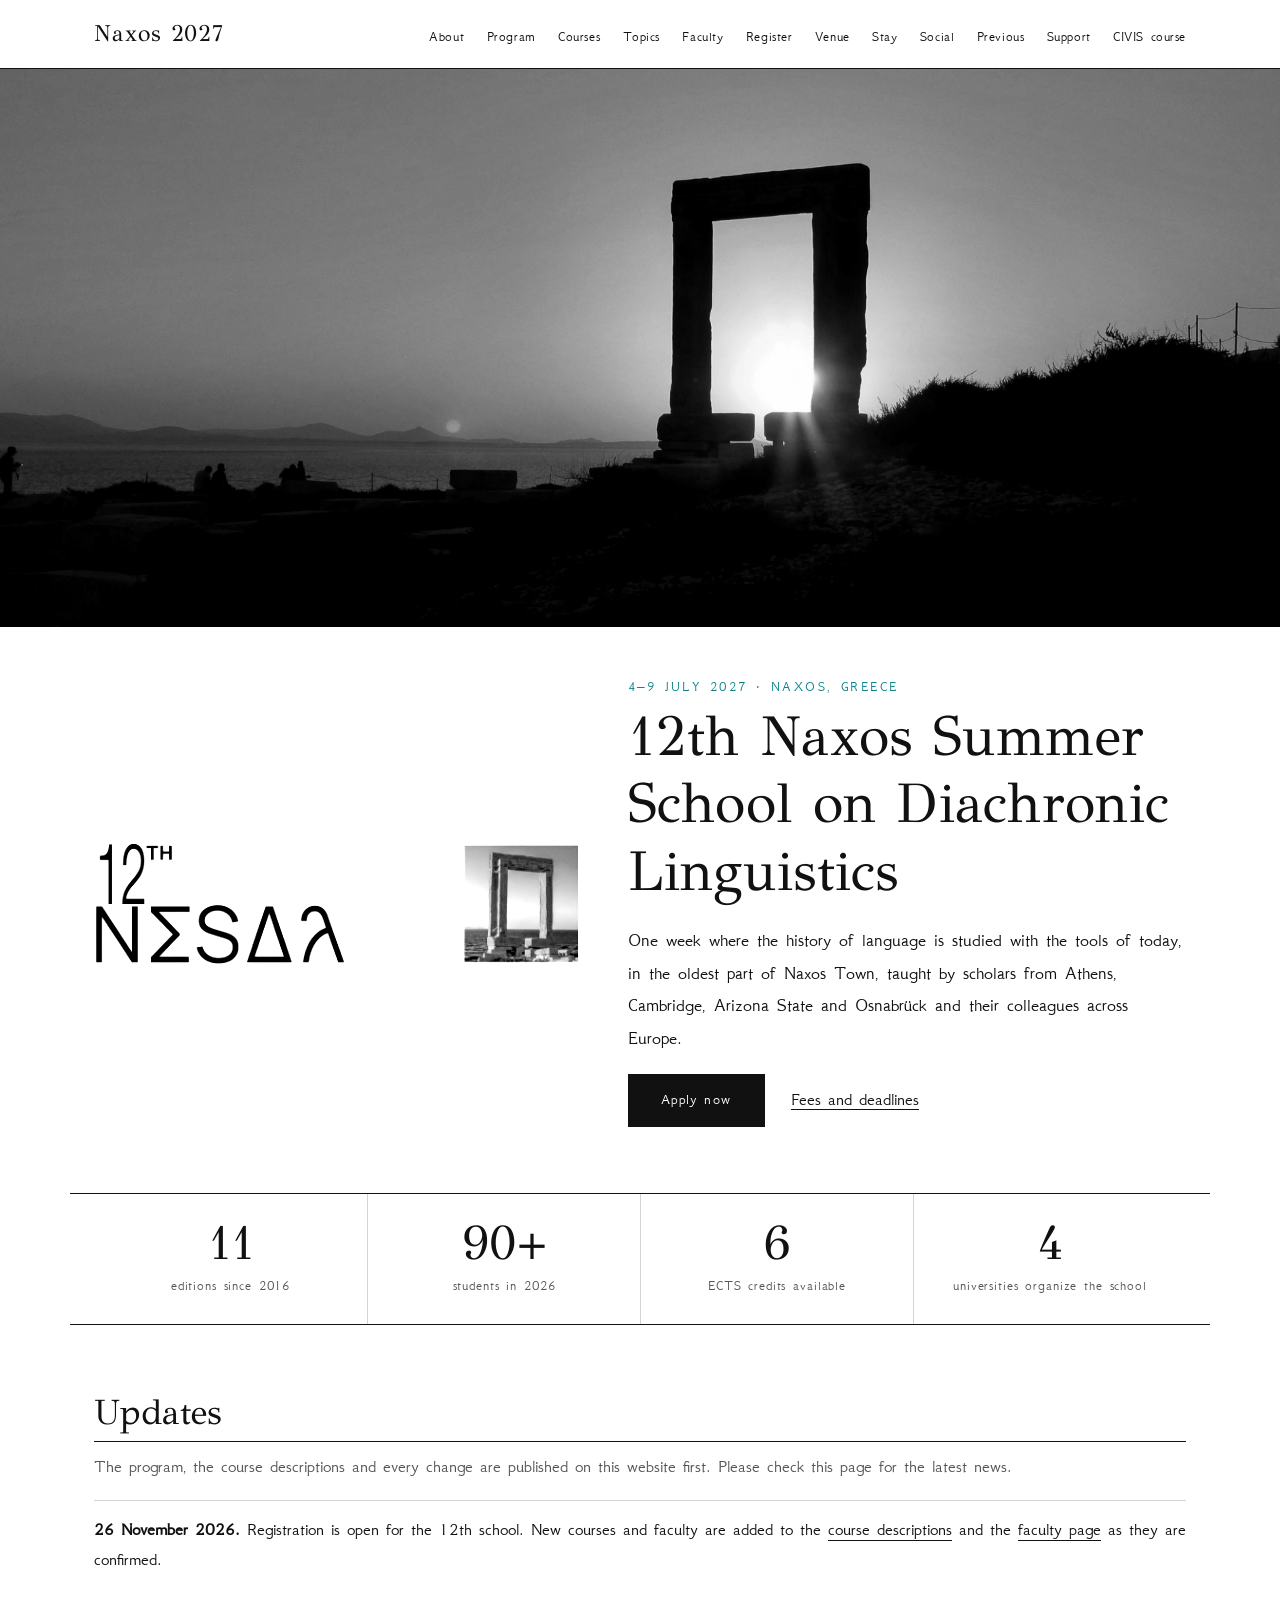
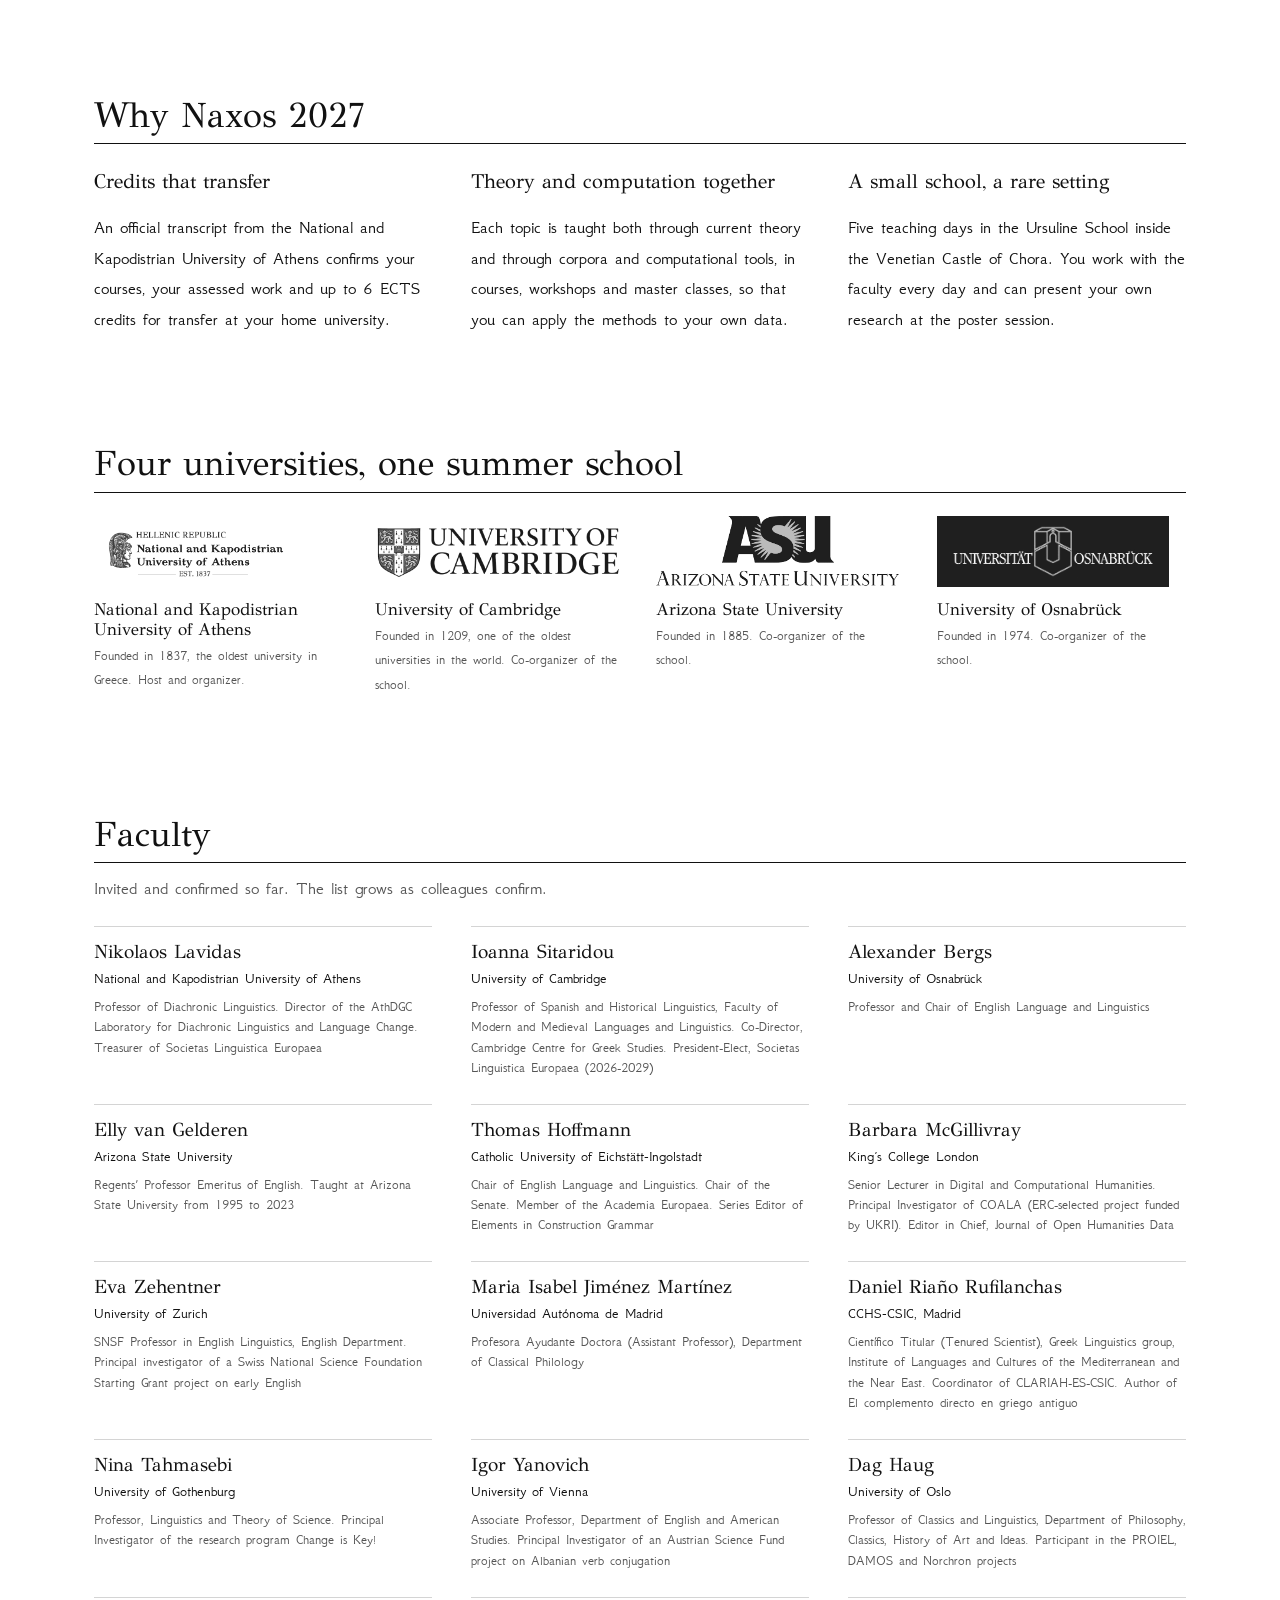
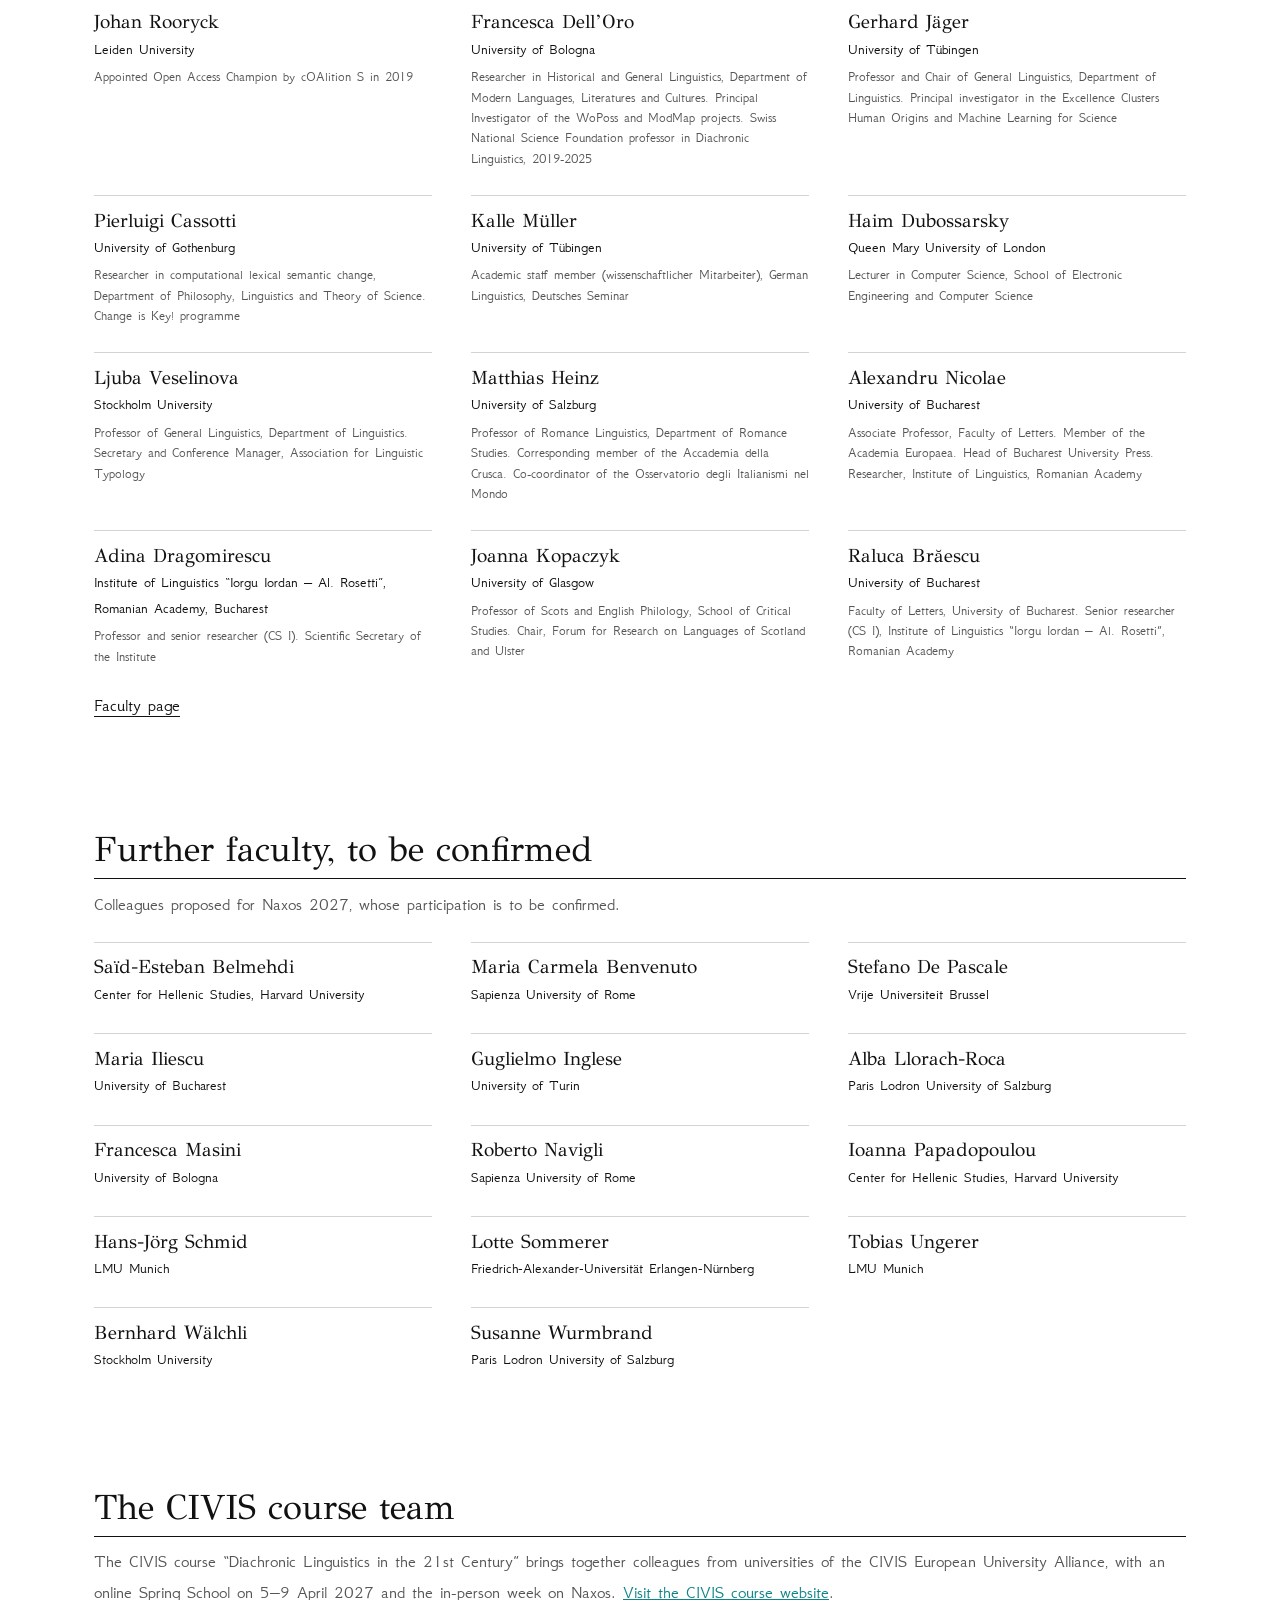
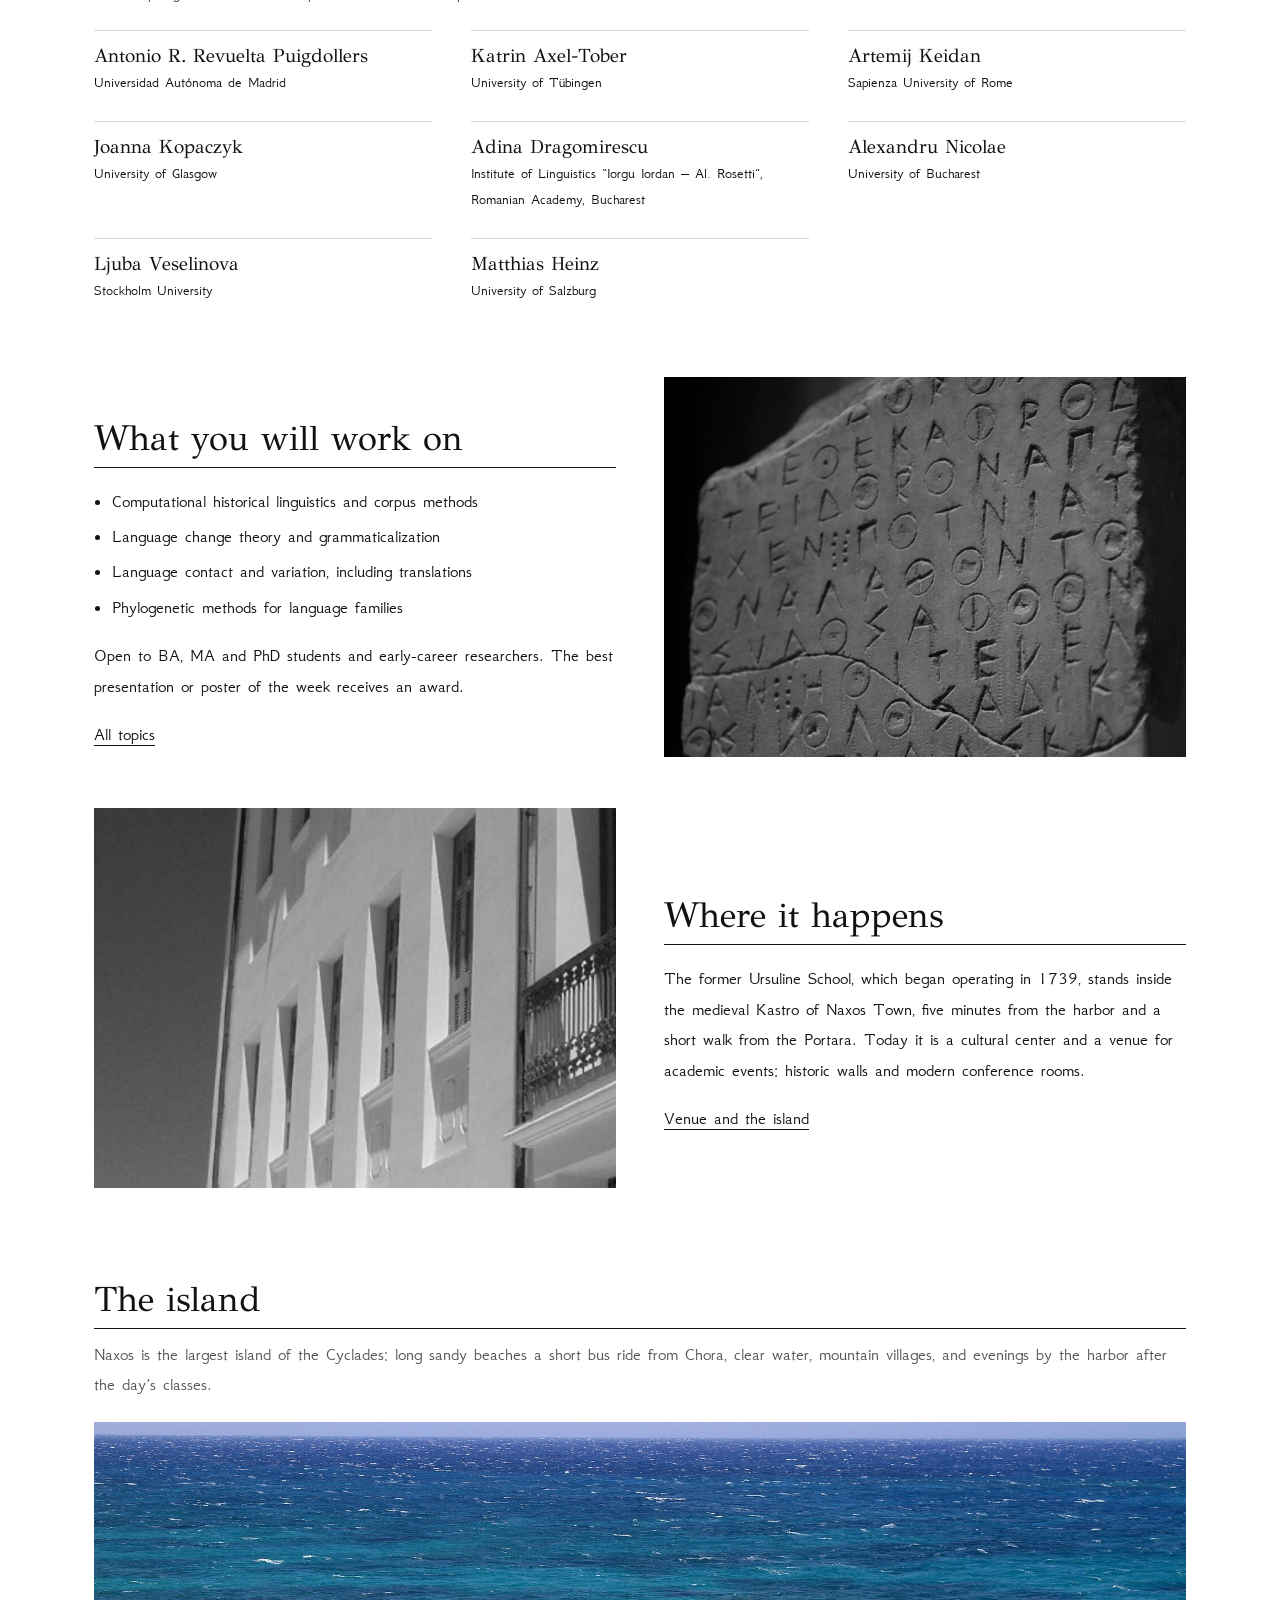
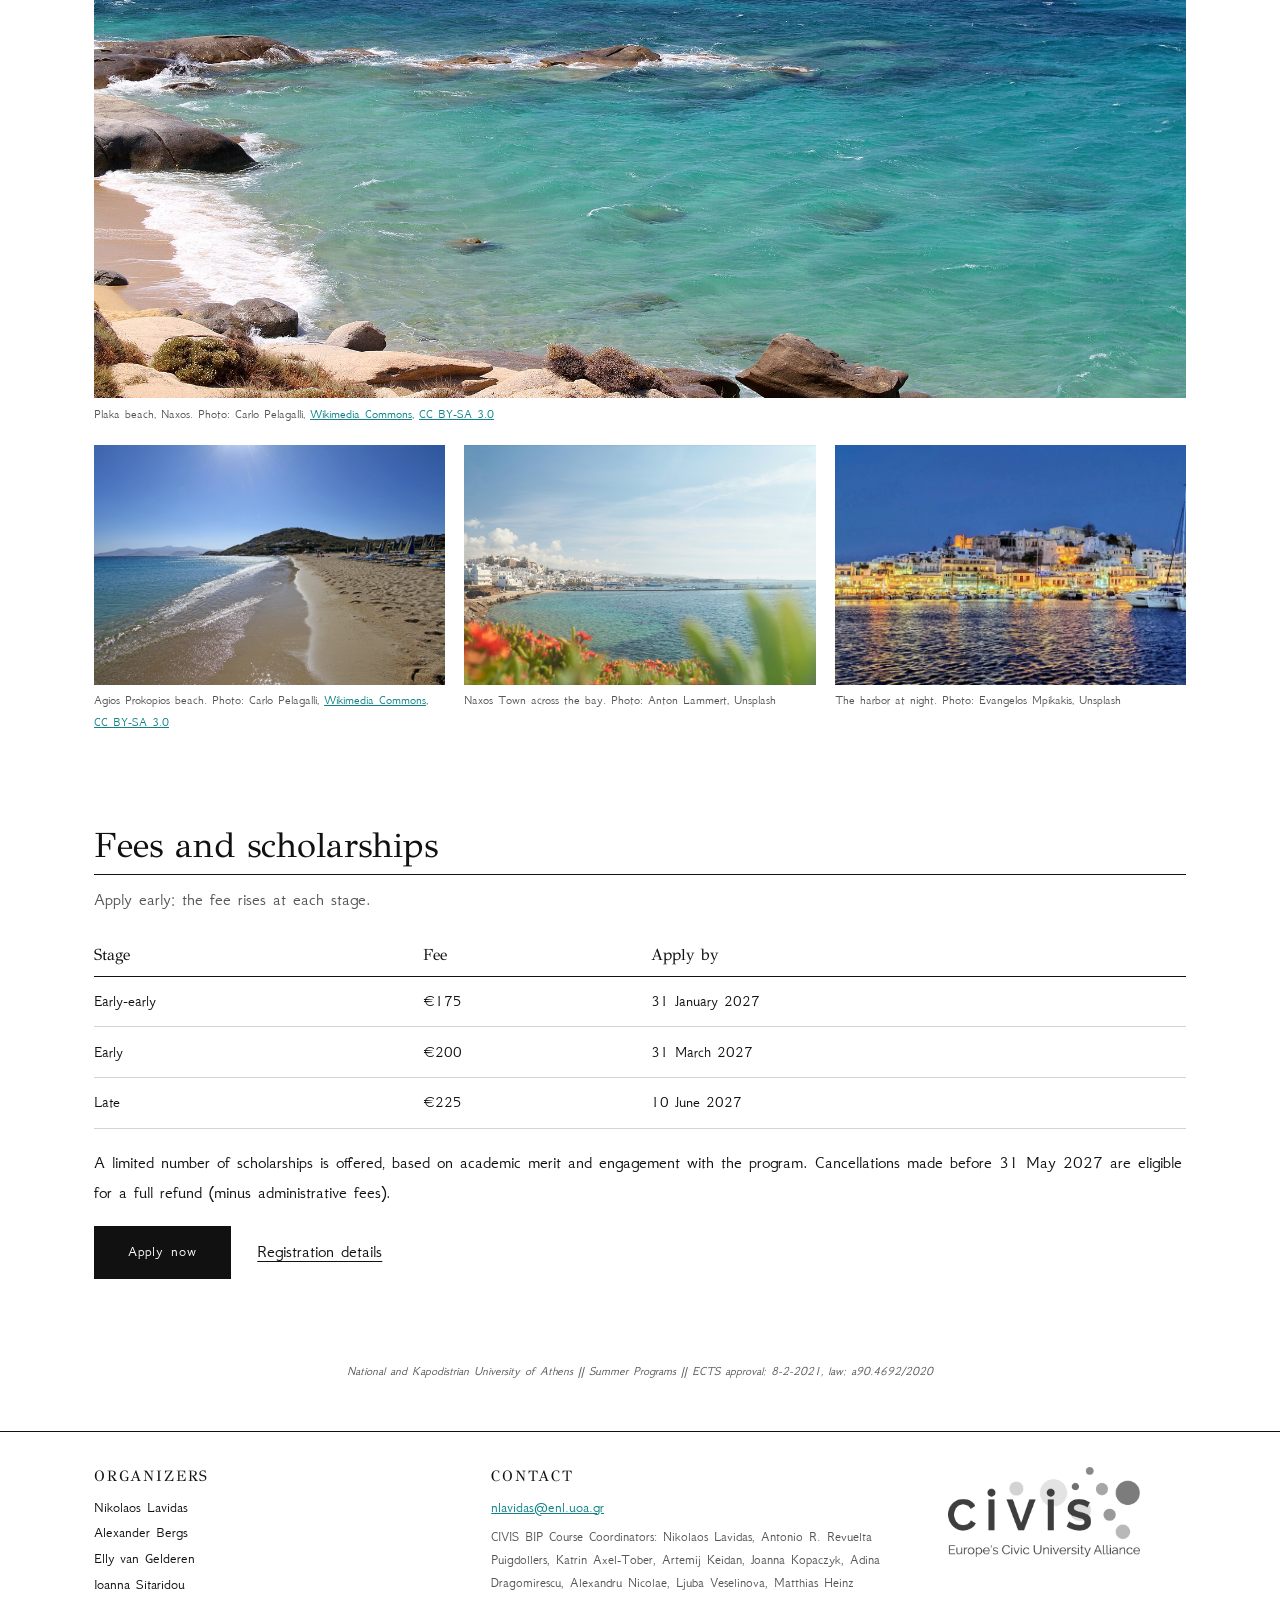
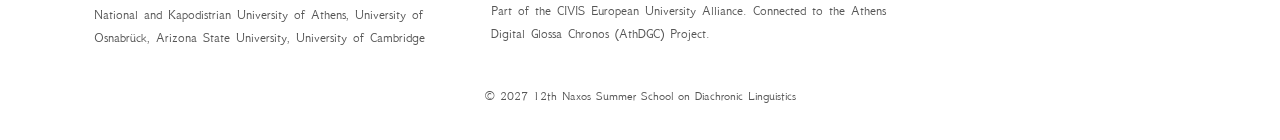
<file: index.html>
<!DOCTYPE html>
<html lang="en">
<head>
<meta charset="UTF-8">
<meta name="viewport" content="width=device-width, initial-scale=1.0">
<meta name="author" content="Lavidas">
<meta name="description" content="12th Naxos Summer School on Diachronic Linguistics, 4-9 July 2027, Naxos, Greece. Organized by the National and Kapodistrian University of Athens with the University of Cambridge, Arizona State University and the University of Osnabruck.">
<title>12th Naxos Summer School on Diachronic Linguistics | Naxos Summer School 2027</title>
<link rel="icon" type="image/png" href="assets/logos/favicon.png">
<link rel="preconnect" href="https://fonts.googleapis.com">
<link rel="preconnect" href="https://fonts.gstatic.com" crossorigin>
<link rel="stylesheet" href="https://fonts.googleapis.com/css2?family=GFS+Didot&family=GFS+Neohellenic:ital,wght@0,400;0,700;1,400&display=swap">
<link rel="stylesheet" href="style.css">
</head>
<body>
<header class="top">
  <div class="bar">
    <a href="index.html" class="mark">Naxos 2027</a>
    <nav><ul>
        <li><a href="about.html">About</a></li>
        <li><a href="program.html">Program</a></li>
        <li><a href="descriptions.html">Courses</a></li>
        <li><a href="topics.html">Topics</a></li>
        <li><a href="faculty.html">Faculty</a></li>
        <li><a href="registration.html">Register</a></li>
        <li><a href="venue.html">Venue</a></li>
        <li><a href="accommodation.html">Stay</a></li>
        <li><a href="social.html">Social</a></li>
        <li><a href="previous.html">Previous</a></li>
        <li><a href="support.html">Support</a></li>
        <li><a href="https://athdgc.github.io/civis-diachronic-linguistics-2027/">CIVIS course</a></li>
    </ul></nav>
  </div>
</header>

<section class="herophoto"><img class="bw" src="assets/images/jordi-vich-navarro-14iJ-pawKuo-unsplash.jpg" alt="The Portara of Naxos at sunset"></section>
<section class="intro">
  <div class="intro-grid">
    <div class="intro-logo"><img class="logo" src="assets/logos/12th.png" alt="12th Naxos Summer School, NESAL logo with the Portara"></div>
    <div class="intro-text">
      <p class="eyebrow">4&ndash;9 July 2027 &middot; Naxos, Greece</p>
      <h1>12th Naxos Summer School on Diachronic Linguistics</h1>
      <p class="lead">One week where the history of language is studied with the tools of today, in the oldest part of Naxos Town, taught by scholars from Athens, Cambridge, Arizona State and Osnabr&uuml;ck and their colleagues across Europe.</p>
      <p><a class="btn" href="https://form.jotform.com/263265430070045" target="_blank" rel="noopener">Apply now</a> <a class="textlink" href="registration.html">Fees and deadlines</a></p>
    </div>
  </div>
</section>
<section class="stats">
  <div><span>11</span><p>editions since 2016</p></div>
  <div><span>90+</span><p>students in 2026</p></div>
  <div><span>6</span><p>ECTS credits available</p></div>
  <div><span>4</span><p>universities organize the school</p></div>
</section>
<section class="band" id="updates">
  <h2>Updates</h2>
  <p class="sub">The program, the course descriptions and every change are published on this website first. Please check this page for the latest news.</p>
  <ul class="updates">
    <li><strong>26 November 2026.</strong> Registration is open for the 12th school. New courses and faculty are added to the <a class="textlink" href="descriptions.html">course descriptions</a> and the <a class="textlink" href="faculty.html">faculty page</a> as they are confirmed.</li>
  </ul>
</section>
<section class="band">
  <h2>Why Naxos 2027</h2>
  <div class="three">
    <div><h3>Credits that transfer</h3><p>An official transcript from the National and Kapodistrian University of Athens confirms your courses, your assessed work and up to 6 ECTS credits for transfer at your home university.</p></div>
    <div><h3>Theory and computation together</h3><p>Each topic is taught both through current theory and through corpora and computational tools, in courses, workshops and master classes, so that you can apply the methods to your own data.</p></div>
    <div><h3>A small school, a rare setting</h3><p>Five teaching days in the Ursuline School inside the Venetian Castle of Chora. You work with the faculty every day and can present your own research at the poster session.</p></div>
  </div>
</section>
<section class="band">
  <h2>Four universities, one summer school</h2>
  <div class="insts"><div class="inst"><a href="https://en.uoa.gr" target="_blank" rel="noopener"><img class="bw" src="assets/logos/university_of_athens.jpg" alt="National and Kapodistrian University of Athens logo"></a><h3>National and Kapodistrian University of Athens</h3><p>Founded in 1837, the oldest university in Greece. Host and organizer.</p></div><div class="inst"><a href="https://www.cam.ac.uk" target="_blank" rel="noopener"><img class="bw" src="assets/logos/cambridge.png" alt="University of Cambridge logo"></a><h3>University of Cambridge</h3><p>Founded in 1209, one of the oldest universities in the world. Co-organizer of the school.</p></div><div class="inst"><a href="https://www.asu.edu" target="_blank" rel="noopener"><img class="bw" src="assets/logos/asu.png" alt="Arizona State University logo"></a><h3>Arizona State University</h3><p>Founded in 1885. Co-organizer of the school.</p></div><div class="inst"><a href="https://www.uni-osnabrueck.de/en/" target="_blank" rel="noopener"><img class="bw" src="assets/logos/osnabrueck.png" alt="University of Osnabrück logo"></a><h3>University of Osnabrück</h3><p>Founded in 1974. Co-organizer of the school.</p></div></div>
</section>
<section class="band">
  <h2>Faculty</h2>
  <p class="sub">Invited and confirmed so far. The list grows as colleagues confirm.</p>
  <div class="people"><div class="person"><h3>Nikolaos Lavidas</h3><p class="aff">National and Kapodistrian University of Athens</p><p class="role">Professor of Diachronic Linguistics. Director of the AthDGC Laboratory for Diachronic Linguistics and Language Change. Treasurer of Societas Linguistica Europaea</p></div><div class="person"><h3>Ioanna Sitaridou</h3><p class="aff">University of Cambridge</p><p class="role">Professor of Spanish and Historical Linguistics, Faculty of Modern and Medieval Languages and Linguistics. Co-Director, Cambridge Centre for Greek Studies. President-Elect, Societas Linguistica Europaea (2026-2029)</p></div><div class="person"><h3>Alexander Bergs</h3><p class="aff">University of Osnabrück</p><p class="role">Professor and Chair of English Language and Linguistics</p></div><div class="person"><h3>Elly van Gelderen</h3><p class="aff">Arizona State University</p><p class="role">Regents’ Professor Emeritus of English. Taught at Arizona State University from 1995 to 2023</p></div><div class="person"><h3>Thomas Hoffmann</h3><p class="aff">Catholic University of Eichstätt-Ingolstadt</p><p class="role">Chair of English Language and Linguistics. Chair of the Senate. Member of the Academia Europaea. Series Editor of Elements in Construction Grammar</p></div><div class="person"><h3>Barbara McGillivray</h3><p class="aff">King’s College London</p><p class="role">Senior Lecturer in Digital and Computational Humanities. Principal Investigator of COALA (ERC-selected project funded by UKRI). Editor in Chief, Journal of Open Humanities Data</p></div><div class="person"><h3>Eva Zehentner</h3><p class="aff">University of Zurich</p><p class="role">SNSF Professor in English Linguistics, English Department. Principal investigator of a Swiss National Science Foundation Starting Grant project on early English</p></div><div class="person"><h3>Maria Isabel Jiménez Martínez</h3><p class="aff">Universidad Autónoma de Madrid</p><p class="role">Profesora Ayudante Doctora (Assistant Professor), Department of Classical Philology</p></div><div class="person"><h3>Daniel Riaño Rufilanchas</h3><p class="aff">CCHS-CSIC, Madrid</p><p class="role">Científico Titular (Tenured Scientist), Greek Linguistics group, Institute of Languages and Cultures of the Mediterranean and the Near East. Coordinator of CLARIAH-ES-CSIC. Author of El complemento directo en griego antiguo</p></div><div class="person"><h3>Nina Tahmasebi</h3><p class="aff">University of Gothenburg</p><p class="role">Professor, Linguistics and Theory of Science. Principal Investigator of the research program Change is Key!</p></div><div class="person"><h3>Igor Yanovich</h3><p class="aff">University of Vienna</p><p class="role">Associate Professor, Department of English and American Studies. Principal Investigator of an Austrian Science Fund project on Albanian verb conjugation</p></div><div class="person"><h3>Dag Haug</h3><p class="aff">University of Oslo</p><p class="role">Professor of Classics and Linguistics, Department of Philosophy, Classics, History of Art and Ideas. Participant in the PROIEL, DAMOS and Norchron projects</p></div><div class="person"><h3>Johan Rooryck</h3><p class="aff">Leiden University</p><p class="role">Appointed Open Access Champion by cOAlition S in 2019</p></div><div class="person"><h3>Francesca Dell’Oro</h3><p class="aff">University of Bologna</p><p class="role">Researcher in Historical and General Linguistics, Department of Modern Languages, Literatures and Cultures. Principal Investigator of the WoPoss and ModMap projects. Swiss National Science Foundation professor in Diachronic Linguistics, 2019-2025</p></div><div class="person"><h3>Gerhard Jäger</h3><p class="aff">University of Tübingen</p><p class="role">Professor and Chair of General Linguistics, Department of Linguistics. Principal investigator in the Excellence Clusters Human Origins and Machine Learning for Science</p></div><div class="person"><h3>Pierluigi Cassotti</h3><p class="aff">University of Gothenburg</p><p class="role">Researcher in computational lexical semantic change, Department of Philosophy, Linguistics and Theory of Science. Change is Key! programme</p></div><div class="person"><h3>Kalle Müller</h3><p class="aff">University of Tübingen</p><p class="role">Academic staff member (wissenschaftlicher Mitarbeiter), German Linguistics, Deutsches Seminar</p></div><div class="person"><h3>Haim Dubossarsky</h3><p class="aff">Queen Mary University of London</p><p class="role">Lecturer in Computer Science, School of Electronic Engineering and Computer Science</p></div><div class="person"><h3>Ljuba Veselinova</h3><p class="aff">Stockholm University</p><p class="role">Professor of General Linguistics, Department of Linguistics. Secretary and Conference Manager, Association for Linguistic Typology</p></div><div class="person"><h3>Matthias Heinz</h3><p class="aff">University of Salzburg</p><p class="role">Professor of Romance Linguistics, Department of Romance Studies. Corresponding member of the Accademia della Crusca. Co-coordinator of the Osservatorio degli Italianismi nel Mondo</p></div><div class="person"><h3>Alexandru Nicolae</h3><p class="aff">University of Bucharest</p><p class="role">Associate Professor, Faculty of Letters. Member of the Academia Europaea. Head of Bucharest University Press. Researcher, Institute of Linguistics, Romanian Academy</p></div><div class="person"><h3>Adina Dragomirescu</h3><p class="aff">Institute of Linguistics “Iorgu Iordan – Al. Rosetti”, Romanian Academy, Bucharest</p><p class="role">Professor and senior researcher (CS I). Scientific Secretary of the Institute</p></div><div class="person"><h3>Joanna Kopaczyk</h3><p class="aff">University of Glasgow</p><p class="role">Professor of Scots and English Philology, School of Critical Studies. Chair, Forum for Research on Languages of Scotland and Ulster</p></div><div class="person"><h3>Raluca Brăescu</h3><p class="aff">University of Bucharest</p><p class="role">Faculty of Letters, University of Bucharest. Senior researcher (CS I), Institute of Linguistics “Iorgu Iordan – Al. Rosetti”, Romanian Academy</p></div></div>
  <p><a class="textlink" href="faculty.html">Faculty page</a></p>
</section>
<section class="band">
  <h2>Further faculty, to be confirmed</h2>
  <p class="sub">Colleagues proposed for Naxos 2027, whose participation is to be confirmed.</p>
  <div class="people"><div class="person"><h3>Saïd-Esteban Belmehdi</h3><p class="aff">Center for Hellenic Studies, Harvard University</p></div><div class="person"><h3>Maria Carmela Benvenuto</h3><p class="aff">Sapienza University of Rome</p></div><div class="person"><h3>Stefano De Pascale</h3><p class="aff">Vrije Universiteit Brussel</p></div><div class="person"><h3>Maria Iliescu</h3><p class="aff">University of Bucharest</p></div><div class="person"><h3>Guglielmo Inglese</h3><p class="aff">University of Turin</p></div><div class="person"><h3>Alba Llorach-Roca</h3><p class="aff">Paris Lodron University of Salzburg</p></div><div class="person"><h3>Francesca Masini</h3><p class="aff">University of Bologna</p></div><div class="person"><h3>Roberto Navigli</h3><p class="aff">Sapienza University of Rome</p></div><div class="person"><h3>Ioanna Papadopoulou</h3><p class="aff">Center for Hellenic Studies, Harvard University</p></div><div class="person"><h3>Hans-Jörg Schmid</h3><p class="aff">LMU Munich</p></div><div class="person"><h3>Lotte Sommerer</h3><p class="aff">Friedrich-Alexander-Universität Erlangen-Nürnberg</p></div><div class="person"><h3>Tobias Ungerer</h3><p class="aff">LMU Munich</p></div><div class="person"><h3>Bernhard Wälchli</h3><p class="aff">Stockholm University</p></div><div class="person"><h3>Susanne Wurmbrand</h3><p class="aff">Paris Lodron University of Salzburg</p></div></div>
</section>
<section class="band">
  <h2>The CIVIS course team</h2>
  <p class="sub">The CIVIS course &ldquo;Diachronic Linguistics in the 21st Century&rdquo; brings together colleagues from universities of the CIVIS European University Alliance, with an online Spring School on 5&ndash;9 April 2027 and the in-person week on Naxos. <a href="https://athdgc.github.io/civis-diachronic-linguistics-2027/">Visit the CIVIS course website</a>.</p>
  <div class="people"><div class="person"><h3>Antonio R. Revuelta Puigdollers</h3><p class="aff">Universidad Autónoma de Madrid</p></div><div class="person"><h3>Katrin Axel-Tober</h3><p class="aff">University of Tübingen</p></div><div class="person"><h3>Artemij Keidan</h3><p class="aff">Sapienza University of Rome</p></div><div class="person"><h3>Joanna Kopaczyk</h3><p class="aff">University of Glasgow</p></div><div class="person"><h3>Adina Dragomirescu</h3><p class="aff">Institute of Linguistics “Iorgu Iordan – Al. Rosetti”, Romanian Academy, Bucharest</p></div><div class="person"><h3>Alexandru Nicolae</h3><p class="aff">University of Bucharest</p></div><div class="person"><h3>Ljuba Veselinova</h3><p class="aff">Stockholm University</p></div><div class="person"><h3>Matthias Heinz</h3><p class="aff">University of Salzburg</p></div></div>
</section>
<section class="band split">
  <div>
    <h2>What you will work on</h2>
    <ul class="plain">
      <li>Computational historical linguistics and corpus methods</li>
      <li>Language change theory and grammaticalization</li>
      <li>Language contact and variation, including translations</li>
      <li>Phylogenetic methods for language families</li>
    </ul>
    <p>Open to BA, MA and PhD students and early-career researchers. The best presentation or poster of the week receives an award.</p>
    <p><a class="textlink" href="topics.html">All topics</a></p>
  </div>
  <div><img class="bw" src="assets/images/andy-kennedy-IU37SzWsgnc-unsplash.jpg" alt="An ancient Greek inscription in stone"></div>
</section>
<section class="band split rev">
  <div><img class="bw" src="assets/images/%CE%A3%CF%87%CE%BF%CE%BB%CE%AE-%CE%9F%CF%85%CF%81%CF%83%CE%BF%CF%85%CE%BB%CE%B9%CE%BD%CF%8E%CE%BD.jpg" alt="The Ursuline School in the Kastro of Naxos Town"></div>
  <div>
    <h2>Where it happens</h2>
    <p>The former Ursuline School, which began operating in 1739, stands inside the medieval Kastro of Naxos Town, five minutes from the harbor and a short walk from the Portara. Today it is a cultural center and a venue for academic events: historic walls and modern conference rooms.</p>
    <p><a class="textlink" href="venue.html">Venue and the island</a></p>
  </div>
</section>
<section class="band" id="island">
  <h2>The island</h2>
  <p class="sub">Naxos is the largest island of the Cyclades: long sandy beaches a short bus ride from Chora, clear water, mountain villages, and evenings by the harbor after the day&rsquo;s classes.</p>
  <figure class="island-hero"><img src="assets/images/naxos-plaka-beach.jpg" alt="The turquoise sea and rocks at Plaka beach, Naxos"><figcaption>Plaka beach, Naxos. Photo: Carlo Pelagalli, <a href="https://commons.wikimedia.org/wiki/File:Plaka_-_panoramio_(1).jpg" target="_blank" rel="noopener">Wikimedia Commons</a>, <a href="https://creativecommons.org/licenses/by-sa/3.0" target="_blank" rel="noopener">CC BY-SA 3.0</a></figcaption></figure>
  <div class="island-row">
    <figure><img src="assets/images/naxos-agios-prokopios-beach.jpg" alt="The sandy beach of Agios Prokopios, Naxos, looking towards Paros"><figcaption>Agios Prokopios beach. Photo: Carlo Pelagalli, <a href="https://commons.wikimedia.org/wiki/File:Spiaggia_di_Agios_Prokopios,_guardando_verso_l%27isola_di_Paros_-_panoramio.jpg" target="_blank" rel="noopener">Wikimedia Commons</a>, <a href="https://creativecommons.org/licenses/by-sa/3.0" target="_blank" rel="noopener">CC BY-SA 3.0</a></figcaption></figure>
    <figure><img src="assets/images/anton-lammert-JU073byFbe0-unsplash.jpg" alt="Naxos Town seen across the bay"><figcaption>Naxos Town across the bay. Photo: Anton Lammert, Unsplash</figcaption></figure>
    <figure><img src="assets/images/evangelos-mpikakis-tMOMA15KVio-unsplash.jpg" alt="The harbor of Naxos Town at night"><figcaption>The harbor at night. Photo: Evangelos Mpikakis, Unsplash</figcaption></figure>
  </div>
</section>
<section class="band" id="fees">
  <h2>Fees and scholarships</h2>
  <p class="sub">Apply early: the fee rises at each stage.</p>
  <table class="fees">
<tr><th>Stage</th><th>Fee</th><th>Apply by</th></tr>
<tr><td>Early-early</td><td>&euro;175</td><td>31 January 2027</td></tr>
<tr><td>Early</td><td>&euro;200</td><td>31 March 2027</td></tr>
<tr><td>Late</td><td>&euro;225</td><td>10 June 2027</td></tr>
</table>
  <p>A limited number of scholarships is offered, based on academic merit and engagement with the program. Cancellations made before 31 May 2027 are eligible for a full refund (minus administrative fees).</p>
  <p><a class="btn" href="https://form.jotform.com/263265430070045" target="_blank" rel="noopener">Apply now</a> <a class="textlink" href="registration.html">Registration details</a></p>
</section>
<p class="ects-note">National and Kapodistrian University of Athens || Summer Programs || ECTS approval: 8-2-2021, law: a90.4692/2020</p>

<footer>
  <div class="foot">
    <div>
      <h4>Organizers</h4>
      <p>Nikolaos Lavidas<br>Alexander Bergs<br>Elly van Gelderen<br>Ioanna Sitaridou</p>
      <p class="small">National and Kapodistrian University of Athens, University of Osnabr&uuml;ck, Arizona State University, University of Cambridge</p>
    </div>
    <div>
      <h4>Contact</h4>
      <p><a href="mailto:nlavidas@enl.uoa.gr">nlavidas@enl.uoa.gr</a></p>
      <p class="small">CIVIS BIP Course Coordinators: Nikolaos Lavidas, Antonio R. Revuelta Puigdollers, Katrin Axel-Tober, Artemij Keidan, Joanna Kopaczyk, Adina Dragomirescu, Alexandru Nicolae, Ljuba Veselinova, Matthias Heinz</p>
      <p class="small">Part of the CIVIS European University Alliance. Connected to the Athens Digital Glossa Chronos (AthDGC) Project.</p>
    </div>
    <div class="flogos">
      <a href="https://civis.eu" target="_blank" rel="noopener"><img class="bw" src="assets/logos/civis-large---.png" alt="CIVIS European University Alliance logo"></a>
    </div>
  </div>
  <p class="copy">&copy; 2027 12th Naxos Summer School on Diachronic Linguistics</p>
</footer>
</body>
</html>
</file>
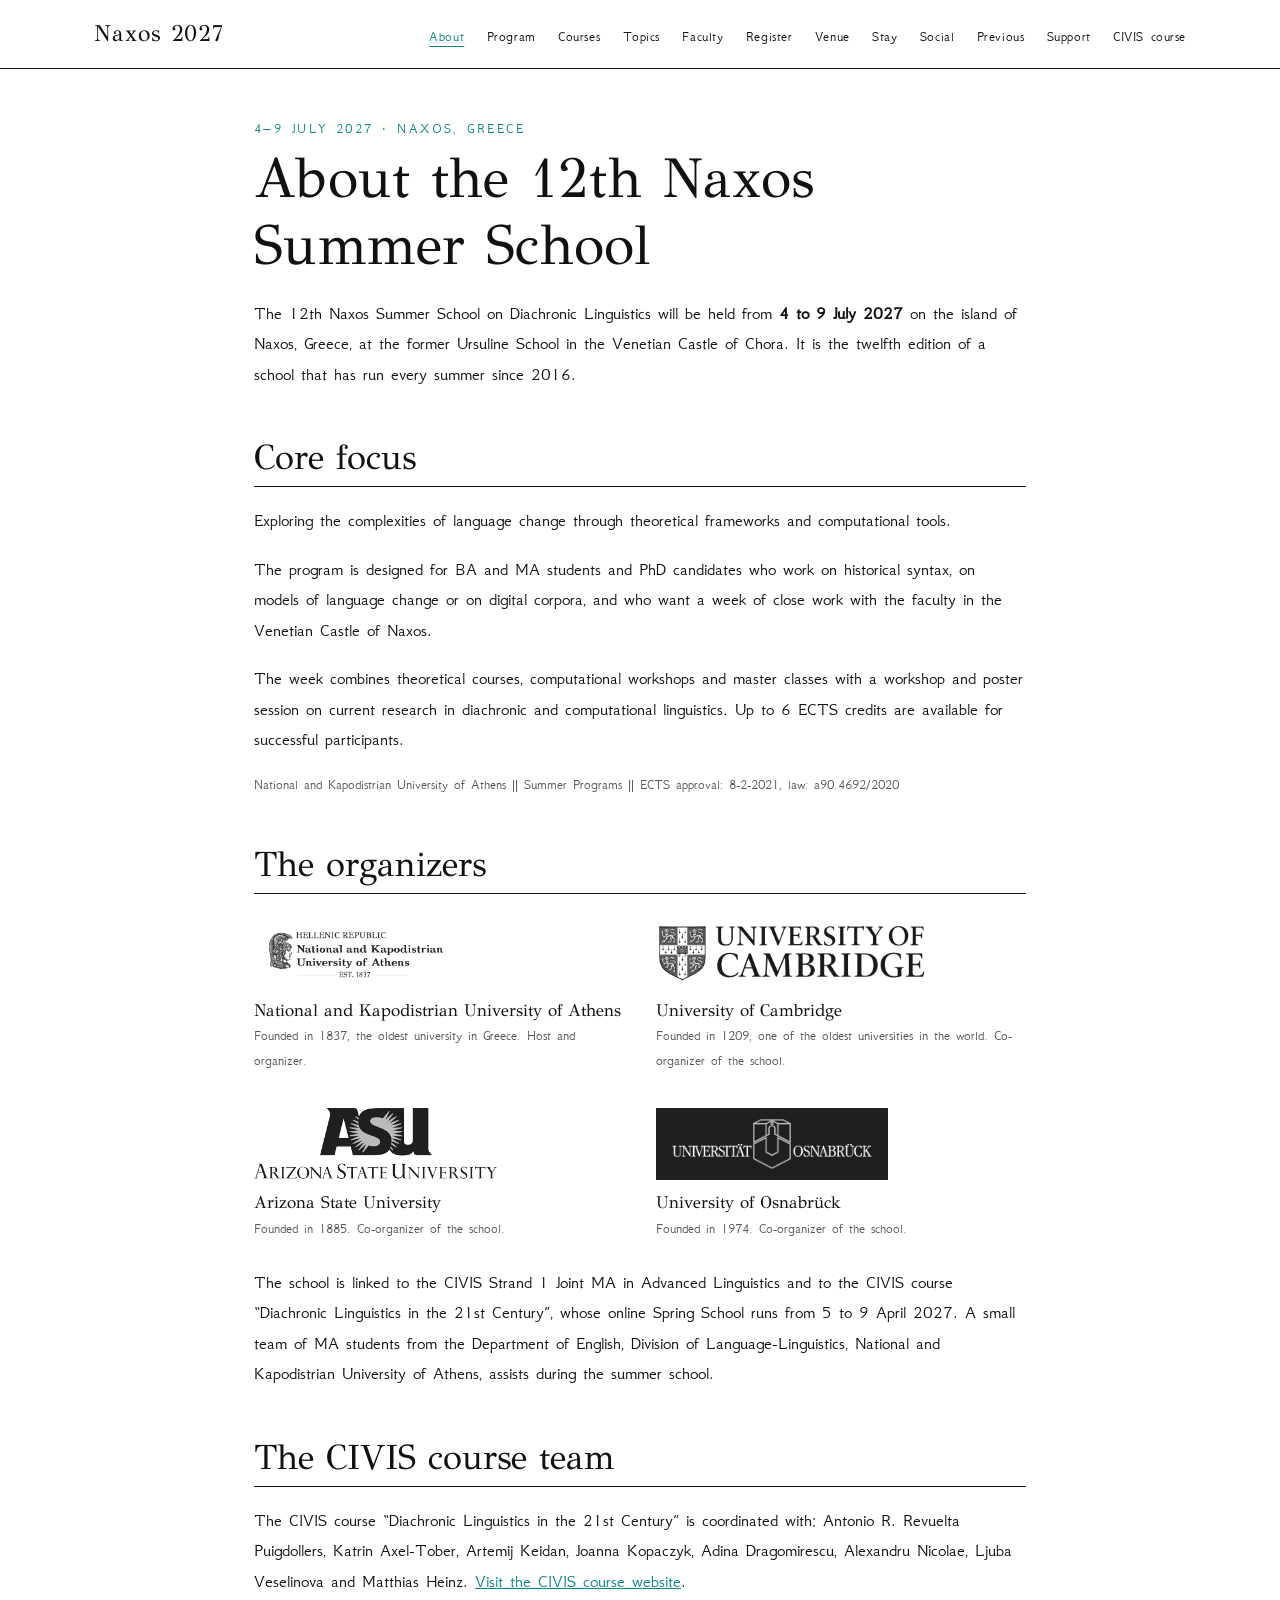
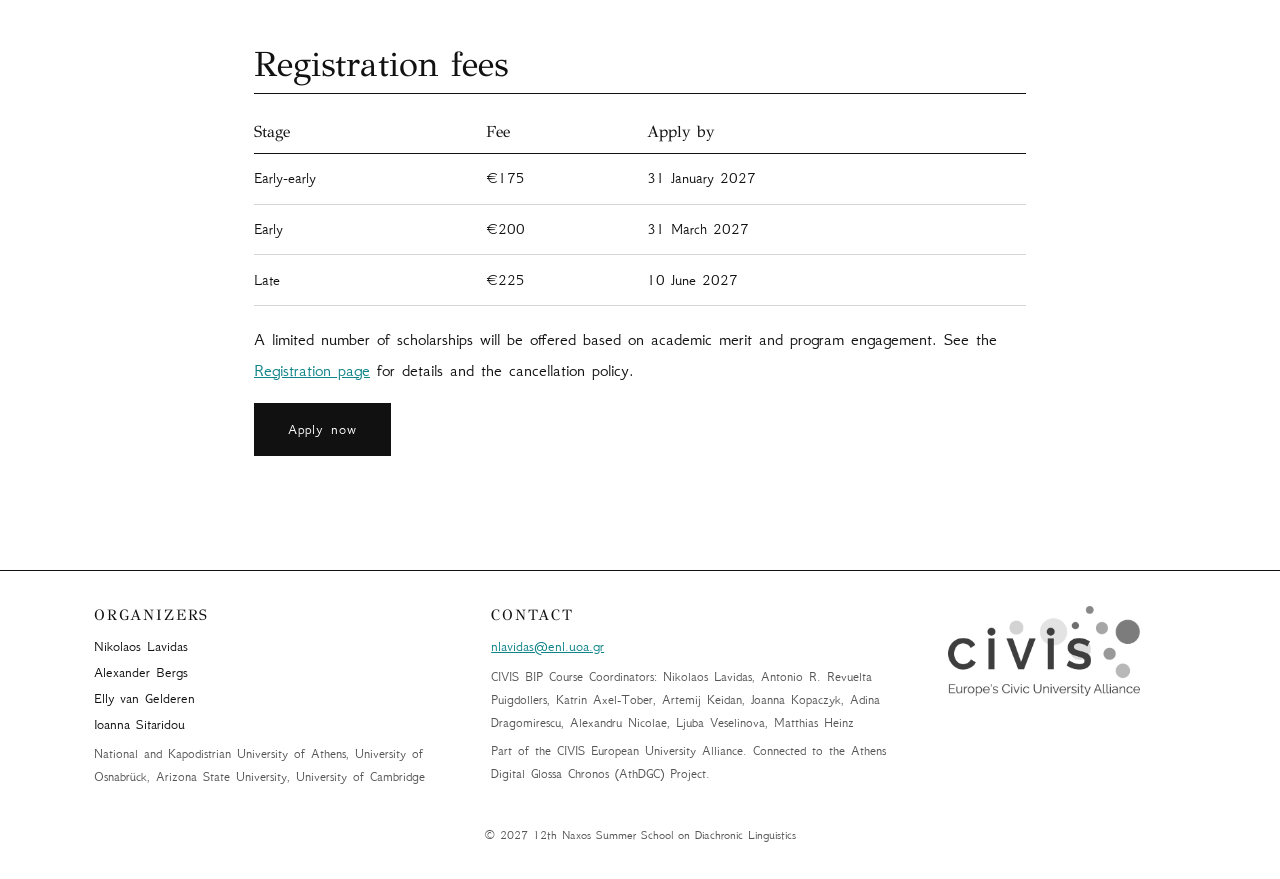
<file: about.html>
<!DOCTYPE html>
<html lang="en">
<head>
<meta charset="UTF-8">
<meta name="viewport" content="width=device-width, initial-scale=1.0">
<meta name="author" content="Lavidas">
<meta name="description" content="12th Naxos Summer School on Diachronic Linguistics, 4-9 July 2027, Naxos, Greece. Organized by the National and Kapodistrian University of Athens with the University of Cambridge, Arizona State University and the University of Osnabruck.">
<title>About | Naxos Summer School 2027</title>
<link rel="icon" type="image/png" href="assets/logos/favicon.png">
<link rel="preconnect" href="https://fonts.googleapis.com">
<link rel="preconnect" href="https://fonts.gstatic.com" crossorigin>
<link rel="stylesheet" href="https://fonts.googleapis.com/css2?family=GFS+Didot&family=GFS+Neohellenic:ital,wght@0,400;0,700;1,400&display=swap">
<link rel="stylesheet" href="style.css">
</head>
<body>
<header class="top">
  <div class="bar">
    <a href="index.html" class="mark">Naxos 2027</a>
    <nav><ul>
        <li><a href="about.html" class="active">About</a></li>
        <li><a href="program.html">Program</a></li>
        <li><a href="descriptions.html">Courses</a></li>
        <li><a href="topics.html">Topics</a></li>
        <li><a href="faculty.html">Faculty</a></li>
        <li><a href="registration.html">Register</a></li>
        <li><a href="venue.html">Venue</a></li>
        <li><a href="accommodation.html">Stay</a></li>
        <li><a href="social.html">Social</a></li>
        <li><a href="previous.html">Previous</a></li>
        <li><a href="support.html">Support</a></li>
        <li><a href="https://athdgc.github.io/civis-diachronic-linguistics-2027/">CIVIS course</a></li>
    </ul></nav>
  </div>
</header>

<section class="plainpage">
<p class="eyebrow">4&ndash;9 July 2027 &middot; Naxos, Greece</p>
<h1>About the 12th Naxos Summer School</h1>
<p>The 12th Naxos Summer School on Diachronic Linguistics will be held from <strong>4 to 9 July 2027</strong> on the island of Naxos, Greece, at the former Ursuline School in the Venetian Castle of Chora. It is the twelfth edition of a school that has run every summer since 2016.</p>
<h2>Core focus</h2>
<p>Exploring the complexities of language change through theoretical frameworks and computational tools.</p>
<p>The program is designed for BA and MA students and PhD candidates who work on historical syntax, on models of language change or on digital corpora, and who want a week of close work with the faculty in the Venetian Castle of Naxos.</p>
<p>The week combines theoretical courses, computational workshops and master classes with a workshop and poster session on current research in diachronic and computational linguistics. Up to 6 ECTS credits are available for successful participants.</p>
<p class="small">National and Kapodistrian University of Athens || Summer Programs || ECTS approval: 8-2-2021, law: a90.4692/2020</p>
<h2>The organizers</h2>
<div class="insts"><div class="inst"><a href="https://en.uoa.gr" target="_blank" rel="noopener"><img class="bw" src="assets/logos/university_of_athens.jpg" alt="National and Kapodistrian University of Athens logo"></a><h3>National and Kapodistrian University of Athens</h3><p>Founded in 1837, the oldest university in Greece. Host and organizer.</p></div><div class="inst"><a href="https://www.cam.ac.uk" target="_blank" rel="noopener"><img class="bw" src="assets/logos/cambridge.png" alt="University of Cambridge logo"></a><h3>University of Cambridge</h3><p>Founded in 1209, one of the oldest universities in the world. Co-organizer of the school.</p></div><div class="inst"><a href="https://www.asu.edu" target="_blank" rel="noopener"><img class="bw" src="assets/logos/asu.png" alt="Arizona State University logo"></a><h3>Arizona State University</h3><p>Founded in 1885. Co-organizer of the school.</p></div><div class="inst"><a href="https://www.uni-osnabrueck.de/en/" target="_blank" rel="noopener"><img class="bw" src="assets/logos/osnabrueck.png" alt="University of Osnabrück logo"></a><h3>University of Osnabrück</h3><p>Founded in 1974. Co-organizer of the school.</p></div></div>
<p>The school is linked to the CIVIS Strand 1 Joint MA in Advanced Linguistics and to the CIVIS course &ldquo;Diachronic Linguistics in the 21st Century&rdquo;, whose online Spring School runs from 5 to 9 April 2027. A small team of MA students from the Department of English, Division of Language-Linguistics, National and Kapodistrian University of Athens, assists during the summer school.</p>
<h2>The CIVIS course team</h2>
<p>The CIVIS course &ldquo;Diachronic Linguistics in the 21st Century&rdquo; is coordinated with: Antonio R. Revuelta Puigdollers, Katrin Axel-Tober, Artemij Keidan, Joanna Kopaczyk, Adina Dragomirescu, Alexandru Nicolae, Ljuba Veselinova and Matthias Heinz. <a href="https://athdgc.github.io/civis-diachronic-linguistics-2027/">Visit the CIVIS course website</a>.</p>
<h2>Registration fees</h2>
<table class="fees">
<tr><th>Stage</th><th>Fee</th><th>Apply by</th></tr>
<tr><td>Early-early</td><td>&euro;175</td><td>31 January 2027</td></tr>
<tr><td>Early</td><td>&euro;200</td><td>31 March 2027</td></tr>
<tr><td>Late</td><td>&euro;225</td><td>10 June 2027</td></tr>
</table>
<p>A limited number of scholarships will be offered based on academic merit and program engagement. See the <a href="registration.html">Registration page</a> for details and the cancellation policy.</p>
<p><a class="btn" href="https://form.jotform.com/263265430070045" target="_blank" rel="noopener">Apply now</a></p>
</section>

<footer>
  <div class="foot">
    <div>
      <h4>Organizers</h4>
      <p>Nikolaos Lavidas<br>Alexander Bergs<br>Elly van Gelderen<br>Ioanna Sitaridou</p>
      <p class="small">National and Kapodistrian University of Athens, University of Osnabr&uuml;ck, Arizona State University, University of Cambridge</p>
    </div>
    <div>
      <h4>Contact</h4>
      <p><a href="mailto:nlavidas@enl.uoa.gr">nlavidas@enl.uoa.gr</a></p>
      <p class="small">CIVIS BIP Course Coordinators: Nikolaos Lavidas, Antonio R. Revuelta Puigdollers, Katrin Axel-Tober, Artemij Keidan, Joanna Kopaczyk, Adina Dragomirescu, Alexandru Nicolae, Ljuba Veselinova, Matthias Heinz</p>
      <p class="small">Part of the CIVIS European University Alliance. Connected to the Athens Digital Glossa Chronos (AthDGC) Project.</p>
    </div>
    <div class="flogos">
      <a href="https://civis.eu" target="_blank" rel="noopener"><img class="bw" src="assets/logos/civis-large---.png" alt="CIVIS European University Alliance logo"></a>
    </div>
  </div>
  <p class="copy">&copy; 2027 12th Naxos Summer School on Diachronic Linguistics</p>
</footer>
</body>
</html>
</file>
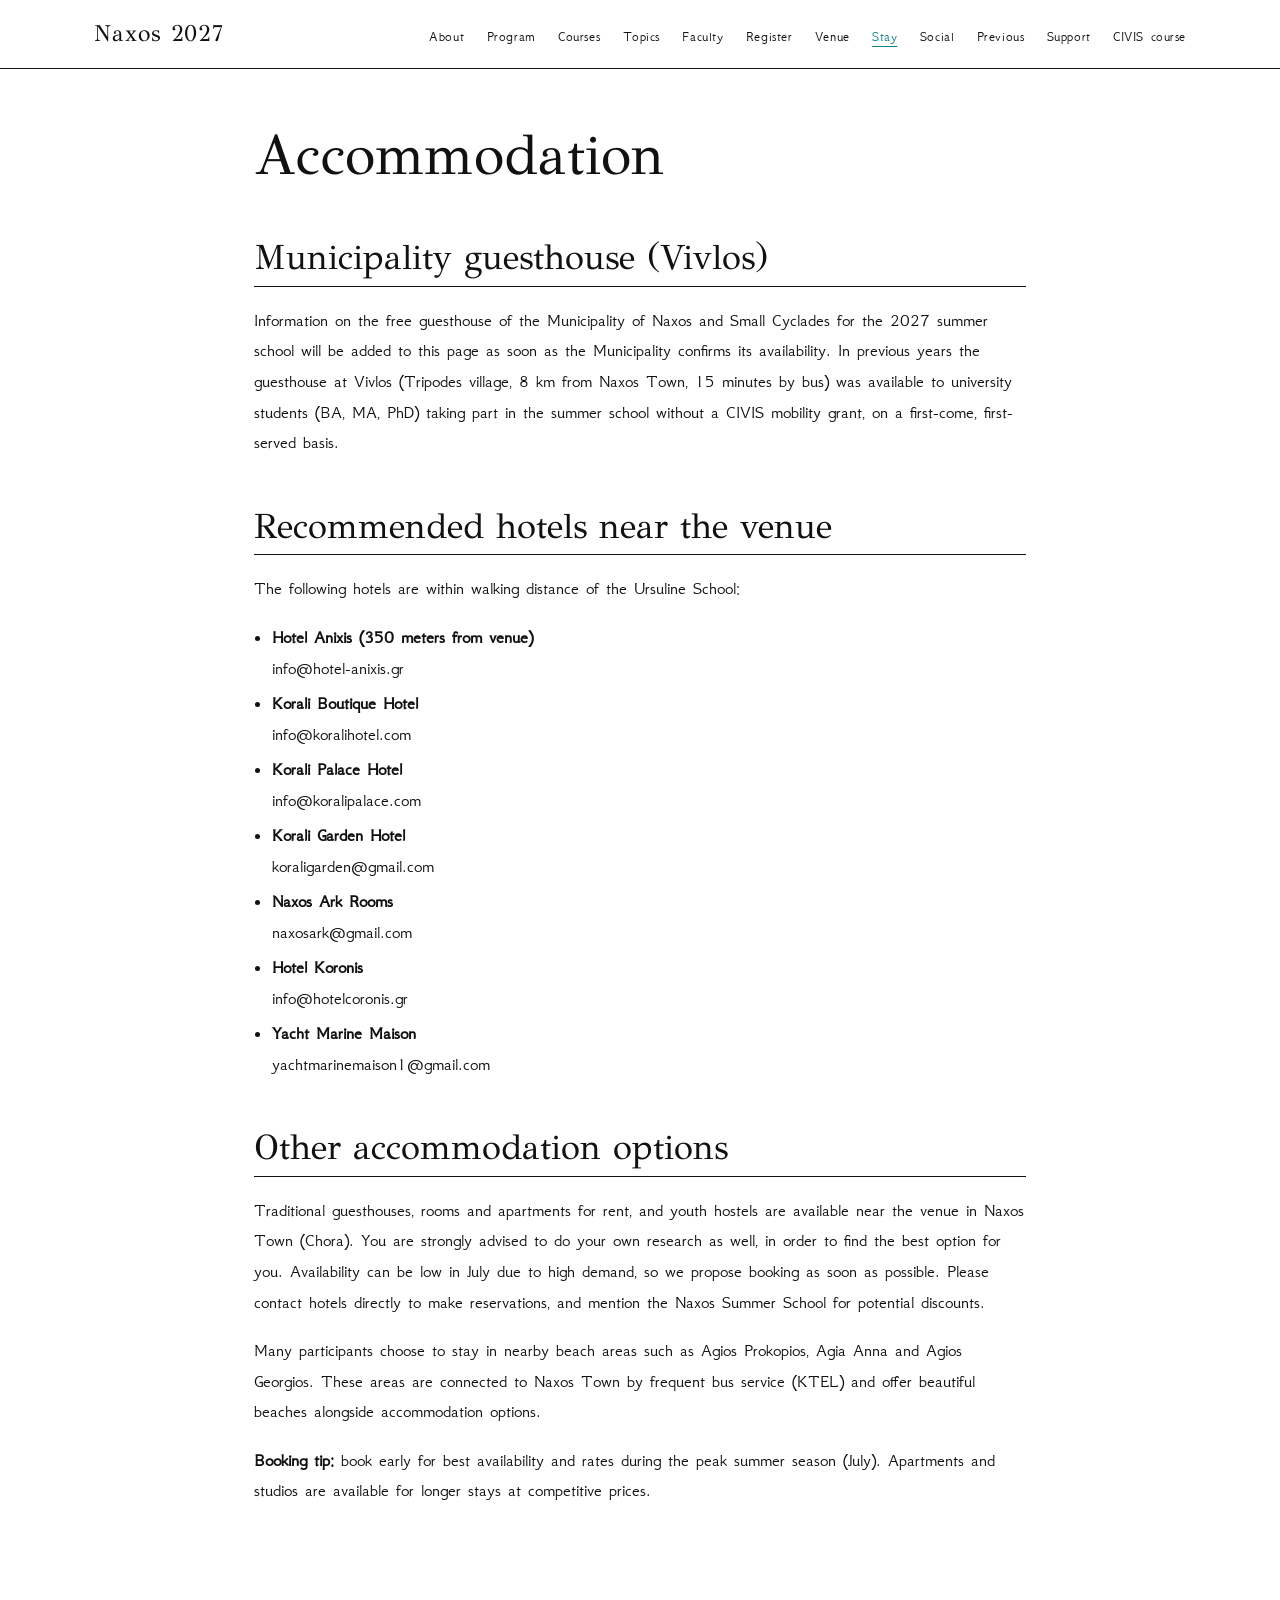
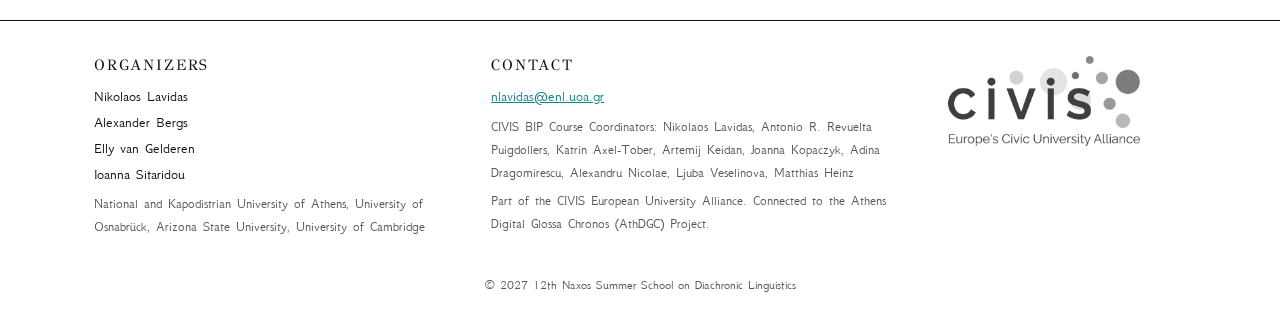
<file: accommodation.html>
<!DOCTYPE html>
<html lang="en">
<head>
<meta charset="UTF-8">
<meta name="viewport" content="width=device-width, initial-scale=1.0">
<meta name="author" content="Lavidas">
<meta name="description" content="12th Naxos Summer School on Diachronic Linguistics, 4-9 July 2027, Naxos, Greece. Organized by the National and Kapodistrian University of Athens with the University of Cambridge, Arizona State University and the University of Osnabruck.">
<title>Accommodation | Naxos Summer School 2027</title>
<link rel="icon" type="image/png" href="assets/logos/favicon.png">
<link rel="preconnect" href="https://fonts.googleapis.com">
<link rel="preconnect" href="https://fonts.gstatic.com" crossorigin>
<link rel="stylesheet" href="https://fonts.googleapis.com/css2?family=GFS+Didot&family=GFS+Neohellenic:ital,wght@0,400;0,700;1,400&display=swap">
<link rel="stylesheet" href="style.css">
</head>
<body>
<header class="top">
  <div class="bar">
    <a href="index.html" class="mark">Naxos 2027</a>
    <nav><ul>
        <li><a href="about.html">About</a></li>
        <li><a href="program.html">Program</a></li>
        <li><a href="descriptions.html">Courses</a></li>
        <li><a href="topics.html">Topics</a></li>
        <li><a href="faculty.html">Faculty</a></li>
        <li><a href="registration.html">Register</a></li>
        <li><a href="venue.html">Venue</a></li>
        <li><a href="accommodation.html" class="active">Stay</a></li>
        <li><a href="social.html">Social</a></li>
        <li><a href="previous.html">Previous</a></li>
        <li><a href="support.html">Support</a></li>
        <li><a href="https://athdgc.github.io/civis-diachronic-linguistics-2027/">CIVIS course</a></li>
    </ul></nav>
  </div>
</header>

<section class="plainpage">
<h1>Accommodation</h1>
<h2>Municipality guesthouse (Vivlos)</h2>
<p>Information on the free guesthouse of the Municipality of Naxos and Small Cyclades for the 2027 summer school will be added to this page as soon as the Municipality confirms its availability. In previous years the guesthouse at Vivlos (Tripodes village, 8 km from Naxos Town, 15 minutes by bus) was available to university students (BA, MA, PhD) taking part in the summer school without a CIVIS mobility grant, on a first-come, first-served basis.</p>
<h2>Recommended hotels near the venue</h2>
<p>The following hotels are within walking distance of the Ursuline School:</p>
<ul class="plain"><li><strong>Hotel Anixis (350 meters from venue)</strong><br>info@hotel-anixis.gr</li><li><strong>Korali Boutique Hotel</strong><br>info@koralihotel.com</li><li><strong>Korali Palace Hotel</strong><br>info@koralipalace.com</li><li><strong>Korali Garden Hotel</strong><br>koraligarden@gmail.com</li><li><strong>Naxos Ark Rooms</strong><br>naxosark@gmail.com</li><li><strong>Hotel Koronis</strong><br>info@hotelcoronis.gr</li><li><strong>Yacht Marine Maison</strong><br>yachtmarinemaison1@gmail.com</li></ul>
<h2>Other accommodation options</h2>
<p>Traditional guesthouses, rooms and apartments for rent, and youth hostels are available near the venue in Naxos Town (Chora). You are strongly advised to do your own research as well, in order to find the best option for you. Availability can be low in July due to high demand, so we propose booking as soon as possible. Please contact hotels directly to make reservations, and mention the Naxos Summer School for potential discounts.</p>
<p>Many participants choose to stay in nearby beach areas such as Agios Prokopios, Agia Anna and Agios Georgios. These areas are connected to Naxos Town by frequent bus service (KTEL) and offer beautiful beaches alongside accommodation options.</p>
<p><strong>Booking tip:</strong> book early for best availability and rates during the peak summer season (July). Apartments and studios are available for longer stays at competitive prices.</p>
</section>

<footer>
  <div class="foot">
    <div>
      <h4>Organizers</h4>
      <p>Nikolaos Lavidas<br>Alexander Bergs<br>Elly van Gelderen<br>Ioanna Sitaridou</p>
      <p class="small">National and Kapodistrian University of Athens, University of Osnabr&uuml;ck, Arizona State University, University of Cambridge</p>
    </div>
    <div>
      <h4>Contact</h4>
      <p><a href="mailto:nlavidas@enl.uoa.gr">nlavidas@enl.uoa.gr</a></p>
      <p class="small">CIVIS BIP Course Coordinators: Nikolaos Lavidas, Antonio R. Revuelta Puigdollers, Katrin Axel-Tober, Artemij Keidan, Joanna Kopaczyk, Adina Dragomirescu, Alexandru Nicolae, Ljuba Veselinova, Matthias Heinz</p>
      <p class="small">Part of the CIVIS European University Alliance. Connected to the Athens Digital Glossa Chronos (AthDGC) Project.</p>
    </div>
    <div class="flogos">
      <a href="https://civis.eu" target="_blank" rel="noopener"><img class="bw" src="assets/logos/civis-large---.png" alt="CIVIS European University Alliance logo"></a>
    </div>
  </div>
  <p class="copy">&copy; 2027 12th Naxos Summer School on Diachronic Linguistics</p>
</footer>
</body>
</html>
</file>
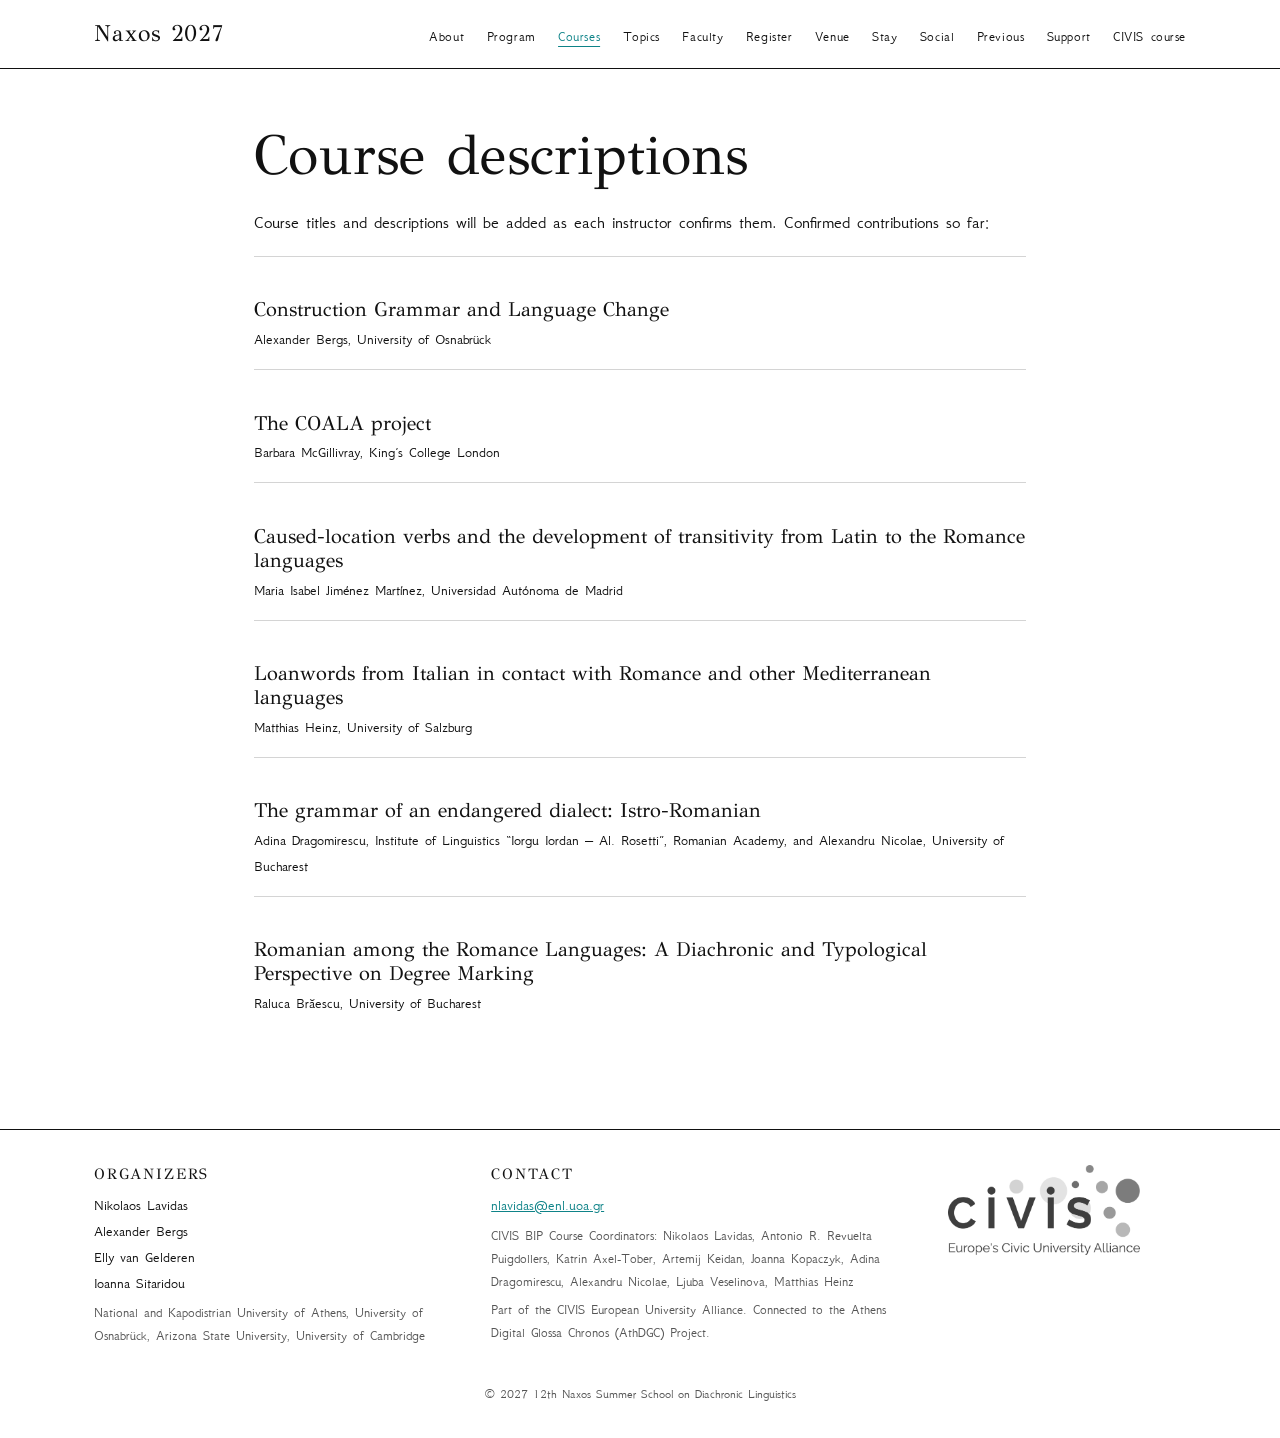
<file: descriptions.html>
<!DOCTYPE html>
<html lang="en">
<head>
<meta charset="UTF-8">
<meta name="viewport" content="width=device-width, initial-scale=1.0">
<meta name="author" content="Lavidas">
<meta name="description" content="12th Naxos Summer School on Diachronic Linguistics, 4-9 July 2027, Naxos, Greece. Organized by the National and Kapodistrian University of Athens with the University of Cambridge, Arizona State University and the University of Osnabruck.">
<title>Courses | Naxos Summer School 2027</title>
<link rel="icon" type="image/png" href="assets/logos/favicon.png">
<link rel="preconnect" href="https://fonts.googleapis.com">
<link rel="preconnect" href="https://fonts.gstatic.com" crossorigin>
<link rel="stylesheet" href="https://fonts.googleapis.com/css2?family=GFS+Didot&family=GFS+Neohellenic:ital,wght@0,400;0,700;1,400&display=swap">
<link rel="stylesheet" href="style.css">
</head>
<body>
<header class="top">
  <div class="bar">
    <a href="index.html" class="mark">Naxos 2027</a>
    <nav><ul>
        <li><a href="about.html">About</a></li>
        <li><a href="program.html">Program</a></li>
        <li><a href="descriptions.html" class="active">Courses</a></li>
        <li><a href="topics.html">Topics</a></li>
        <li><a href="faculty.html">Faculty</a></li>
        <li><a href="registration.html">Register</a></li>
        <li><a href="venue.html">Venue</a></li>
        <li><a href="accommodation.html">Stay</a></li>
        <li><a href="social.html">Social</a></li>
        <li><a href="previous.html">Previous</a></li>
        <li><a href="support.html">Support</a></li>
        <li><a href="https://athdgc.github.io/civis-diachronic-linguistics-2027/">CIVIS course</a></li>
    </ul></nav>
  </div>
</header>

<section class="plainpage">
<h1>Course descriptions</h1>
<p>Course titles and descriptions will be added as each instructor confirms them. Confirmed contributions so far:</p>
<div class="course"><h3>Construction Grammar and Language Change</h3><p class="aff">Alexander Bergs, University of Osnabr&uuml;ck</p></div>
<div class="course"><h3>The COALA project</h3><p class="aff">Barbara McGillivray, King&rsquo;s College London</p></div>
<div class="course"><h3>Caused-location verbs and the development of transitivity from Latin to the Romance languages</h3><p class="aff">Maria Isabel Jim&eacute;nez Mart&iacute;nez, Universidad Aut&oacute;noma de Madrid</p></div>
<div class="course"><h3>Loanwords from Italian in contact with Romance and other Mediterranean languages</h3><p class="aff">Matthias Heinz, University of Salzburg</p></div>
<div class="course"><h3>The grammar of an endangered dialect: Istro-Romanian</h3><p class="aff">Adina Dragomirescu, Institute of Linguistics &ldquo;Iorgu Iordan &ndash; Al. Rosetti&rdquo;, Romanian Academy, and Alexandru Nicolae, University of Bucharest</p></div>
<div class="course"><h3>Romanian among the Romance Languages: A Diachronic and Typological Perspective on Degree Marking</h3><p class="aff">Raluca Brăescu, University of Bucharest</p></div>
</section>

<footer>
  <div class="foot">
    <div>
      <h4>Organizers</h4>
      <p>Nikolaos Lavidas<br>Alexander Bergs<br>Elly van Gelderen<br>Ioanna Sitaridou</p>
      <p class="small">National and Kapodistrian University of Athens, University of Osnabr&uuml;ck, Arizona State University, University of Cambridge</p>
    </div>
    <div>
      <h4>Contact</h4>
      <p><a href="mailto:nlavidas@enl.uoa.gr">nlavidas@enl.uoa.gr</a></p>
      <p class="small">CIVIS BIP Course Coordinators: Nikolaos Lavidas, Antonio R. Revuelta Puigdollers, Katrin Axel-Tober, Artemij Keidan, Joanna Kopaczyk, Adina Dragomirescu, Alexandru Nicolae, Ljuba Veselinova, Matthias Heinz</p>
      <p class="small">Part of the CIVIS European University Alliance. Connected to the Athens Digital Glossa Chronos (AthDGC) Project.</p>
    </div>
    <div class="flogos">
      <a href="https://civis.eu" target="_blank" rel="noopener"><img class="bw" src="assets/logos/civis-large---.png" alt="CIVIS European University Alliance logo"></a>
    </div>
  </div>
  <p class="copy">&copy; 2027 12th Naxos Summer School on Diachronic Linguistics</p>
</footer>
</body>
</html>
</file>
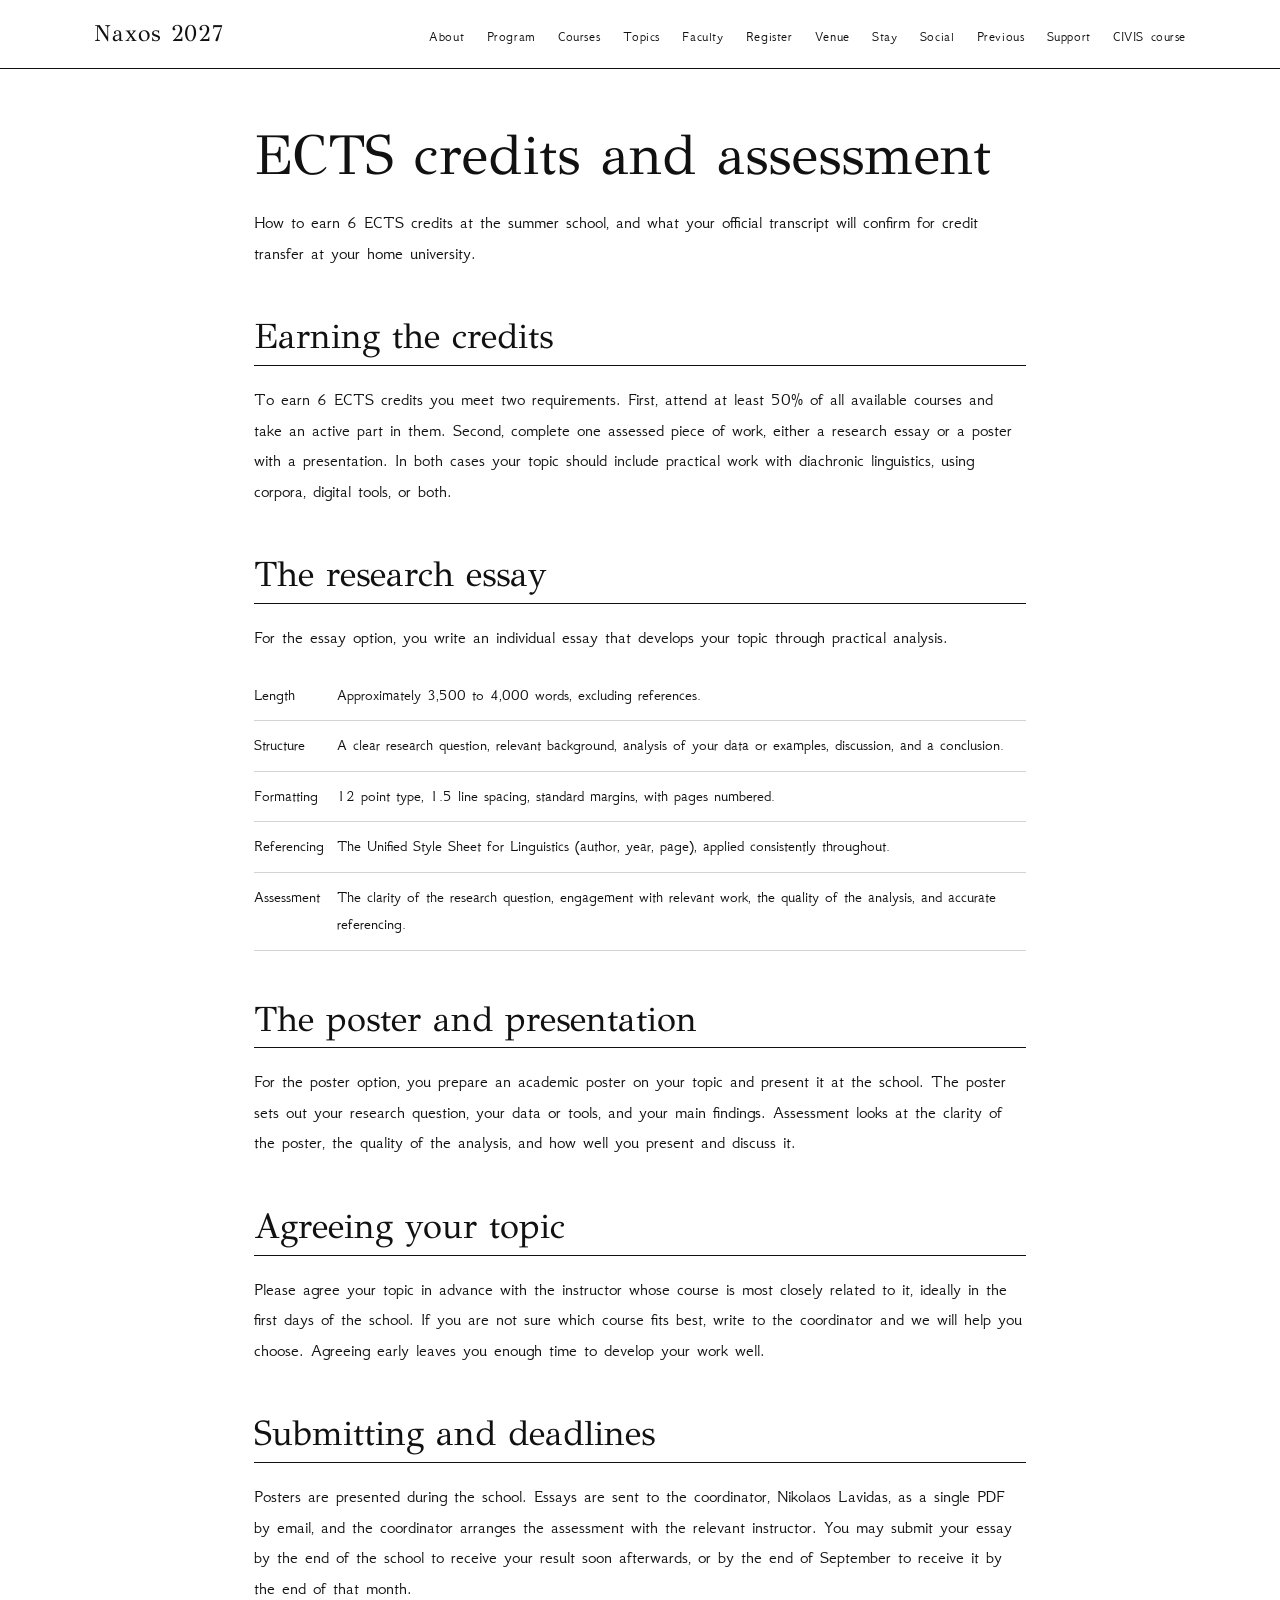
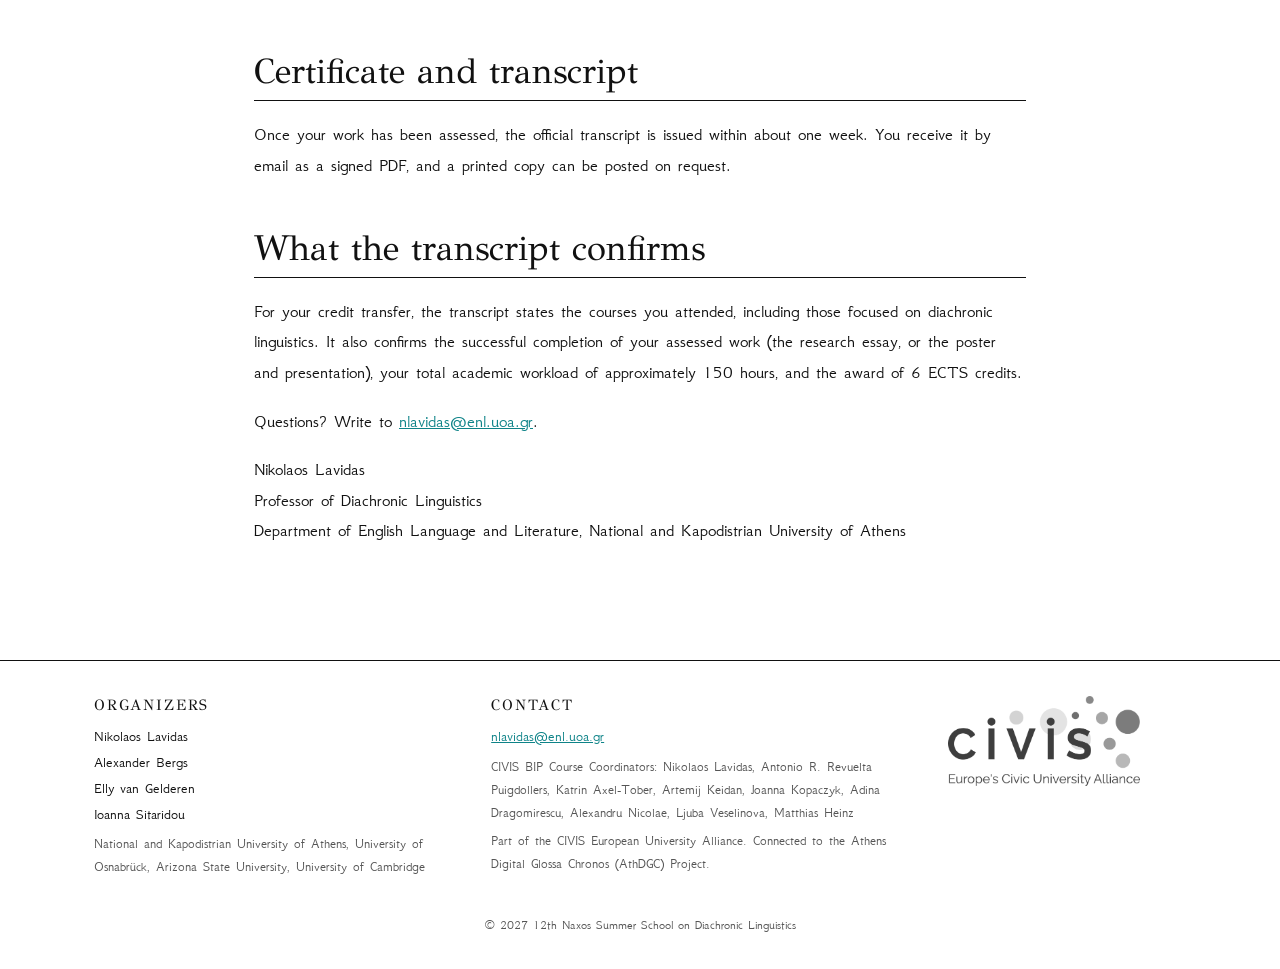
<file: ects.html>
<!DOCTYPE html>
<html lang="en">
<head>
<meta charset="UTF-8">
<meta name="viewport" content="width=device-width, initial-scale=1.0">
<meta name="author" content="Lavidas">
<meta name="description" content="12th Naxos Summer School on Diachronic Linguistics, 4-9 July 2027, Naxos, Greece. Organized by the National and Kapodistrian University of Athens with the University of Cambridge, Arizona State University and the University of Osnabruck.">
<title>ECTS Credits and Assessment | Naxos Summer School 2027</title>
<link rel="icon" type="image/png" href="assets/logos/favicon.png">
<link rel="preconnect" href="https://fonts.googleapis.com">
<link rel="preconnect" href="https://fonts.gstatic.com" crossorigin>
<link rel="stylesheet" href="https://fonts.googleapis.com/css2?family=GFS+Didot&family=GFS+Neohellenic:ital,wght@0,400;0,700;1,400&display=swap">
<link rel="stylesheet" href="style.css">
</head>
<body>
<header class="top">
  <div class="bar">
    <a href="index.html" class="mark">Naxos 2027</a>
    <nav><ul>
        <li><a href="about.html">About</a></li>
        <li><a href="program.html">Program</a></li>
        <li><a href="descriptions.html">Courses</a></li>
        <li><a href="topics.html">Topics</a></li>
        <li><a href="faculty.html">Faculty</a></li>
        <li><a href="registration.html">Register</a></li>
        <li><a href="venue.html">Venue</a></li>
        <li><a href="accommodation.html">Stay</a></li>
        <li><a href="social.html">Social</a></li>
        <li><a href="previous.html">Previous</a></li>
        <li><a href="support.html">Support</a></li>
        <li><a href="https://athdgc.github.io/civis-diachronic-linguistics-2027/">CIVIS course</a></li>
    </ul></nav>
  </div>
</header>

<section class="plainpage">
<h1>ECTS credits and assessment</h1>
<p>How to earn 6 ECTS credits at the summer school, and what your official transcript will confirm for credit transfer at your home university.</p>
<h2>Earning the credits</h2>
<p>To earn 6 ECTS credits you meet two requirements. First, attend at least 50% of all available courses and take an active part in them. Second, complete one assessed piece of work, either a research essay or a poster with a presentation. In both cases your topic should include practical work with diachronic linguistics, using corpora, digital tools, or both.</p>
<h2>The research essay</h2>
<p>For the essay option, you write an individual essay that develops your topic through practical analysis.</p>
<table class="fees">
<tr><td>Length</td><td>Approximately 3,500 to 4,000 words, excluding references.</td></tr>
<tr><td>Structure</td><td>A clear research question, relevant background, analysis of your data or examples, discussion, and a conclusion.</td></tr>
<tr><td>Formatting</td><td>12 point type, 1.5 line spacing, standard margins, with pages numbered.</td></tr>
<tr><td>Referencing</td><td>The Unified Style Sheet for Linguistics (author, year, page), applied consistently throughout.</td></tr>
<tr><td>Assessment</td><td>The clarity of the research question, engagement with relevant work, the quality of the analysis, and accurate referencing.</td></tr>
</table>
<h2>The poster and presentation</h2>
<p>For the poster option, you prepare an academic poster on your topic and present it at the school. The poster sets out your research question, your data or tools, and your main findings. Assessment looks at the clarity of the poster, the quality of the analysis, and how well you present and discuss it.</p>
<h2>Agreeing your topic</h2>
<p>Please agree your topic in advance with the instructor whose course is most closely related to it, ideally in the first days of the school. If you are not sure which course fits best, write to the coordinator and we will help you choose. Agreeing early leaves you enough time to develop your work well.</p>
<h2>Submitting and deadlines</h2>
<p>Posters are presented during the school. Essays are sent to the coordinator, Nikolaos Lavidas, as a single PDF by email, and the coordinator arranges the assessment with the relevant instructor. You may submit your essay by the end of the school to receive your result soon afterwards, or by the end of September to receive it by the end of that month.</p>
<h2>Certificate and transcript</h2>
<p>Once your work has been assessed, the official transcript is issued within about one week. You receive it by email as a signed PDF, and a printed copy can be posted on request.</p>
<h2>What the transcript confirms</h2>
<p>For your credit transfer, the transcript states the courses you attended, including those focused on diachronic linguistics. It also confirms the successful completion of your assessed work (the research essay, or the poster and presentation), your total academic workload of approximately 150 hours, and the award of 6 ECTS credits.</p>
<p>Questions? Write to <a href="mailto:nlavidas@enl.uoa.gr">nlavidas@enl.uoa.gr</a>.</p>
<p>Nikolaos Lavidas<br>Professor of Diachronic Linguistics<br>Department of English Language and Literature, National and Kapodistrian University of Athens</p>
</section>

<footer>
  <div class="foot">
    <div>
      <h4>Organizers</h4>
      <p>Nikolaos Lavidas<br>Alexander Bergs<br>Elly van Gelderen<br>Ioanna Sitaridou</p>
      <p class="small">National and Kapodistrian University of Athens, University of Osnabr&uuml;ck, Arizona State University, University of Cambridge</p>
    </div>
    <div>
      <h4>Contact</h4>
      <p><a href="mailto:nlavidas@enl.uoa.gr">nlavidas@enl.uoa.gr</a></p>
      <p class="small">CIVIS BIP Course Coordinators: Nikolaos Lavidas, Antonio R. Revuelta Puigdollers, Katrin Axel-Tober, Artemij Keidan, Joanna Kopaczyk, Adina Dragomirescu, Alexandru Nicolae, Ljuba Veselinova, Matthias Heinz</p>
      <p class="small">Part of the CIVIS European University Alliance. Connected to the Athens Digital Glossa Chronos (AthDGC) Project.</p>
    </div>
    <div class="flogos">
      <a href="https://civis.eu" target="_blank" rel="noopener"><img class="bw" src="assets/logos/civis-large---.png" alt="CIVIS European University Alliance logo"></a>
    </div>
  </div>
  <p class="copy">&copy; 2027 12th Naxos Summer School on Diachronic Linguistics</p>
</footer>
</body>
</html>
</file>
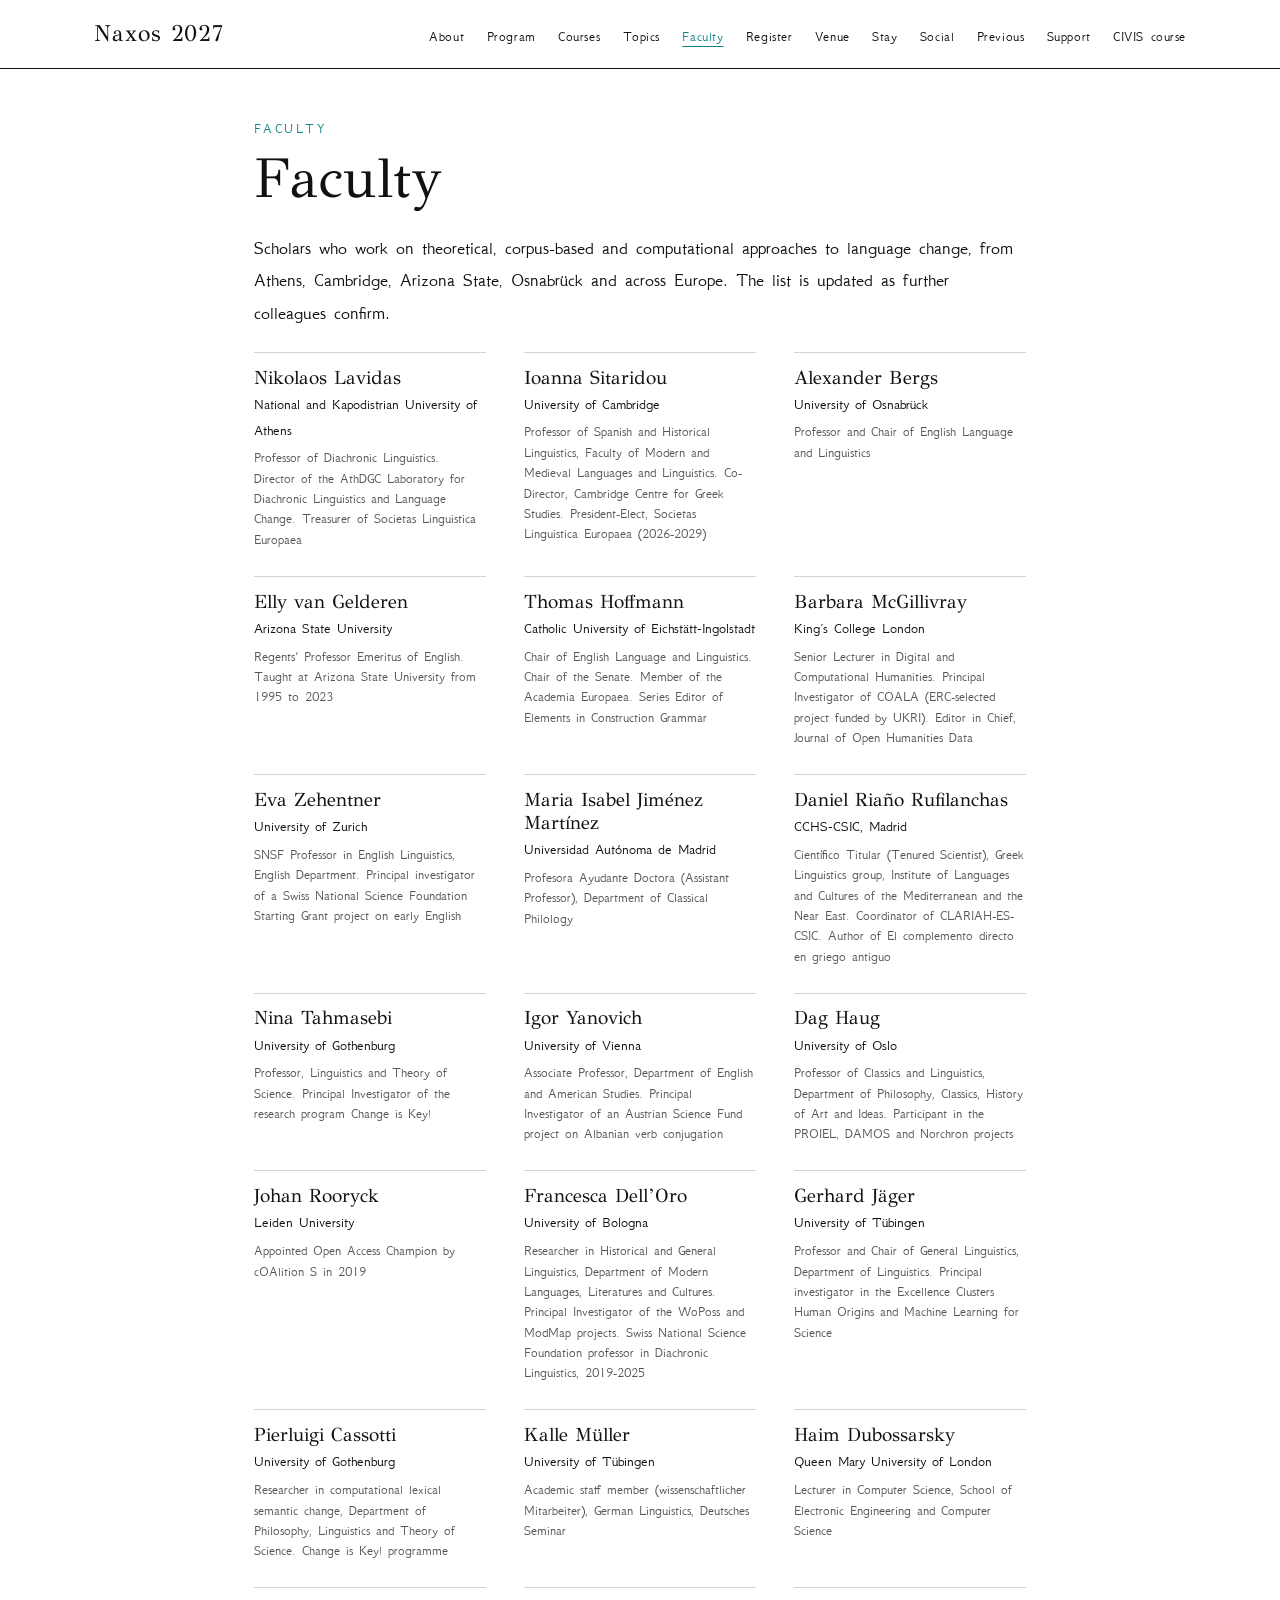
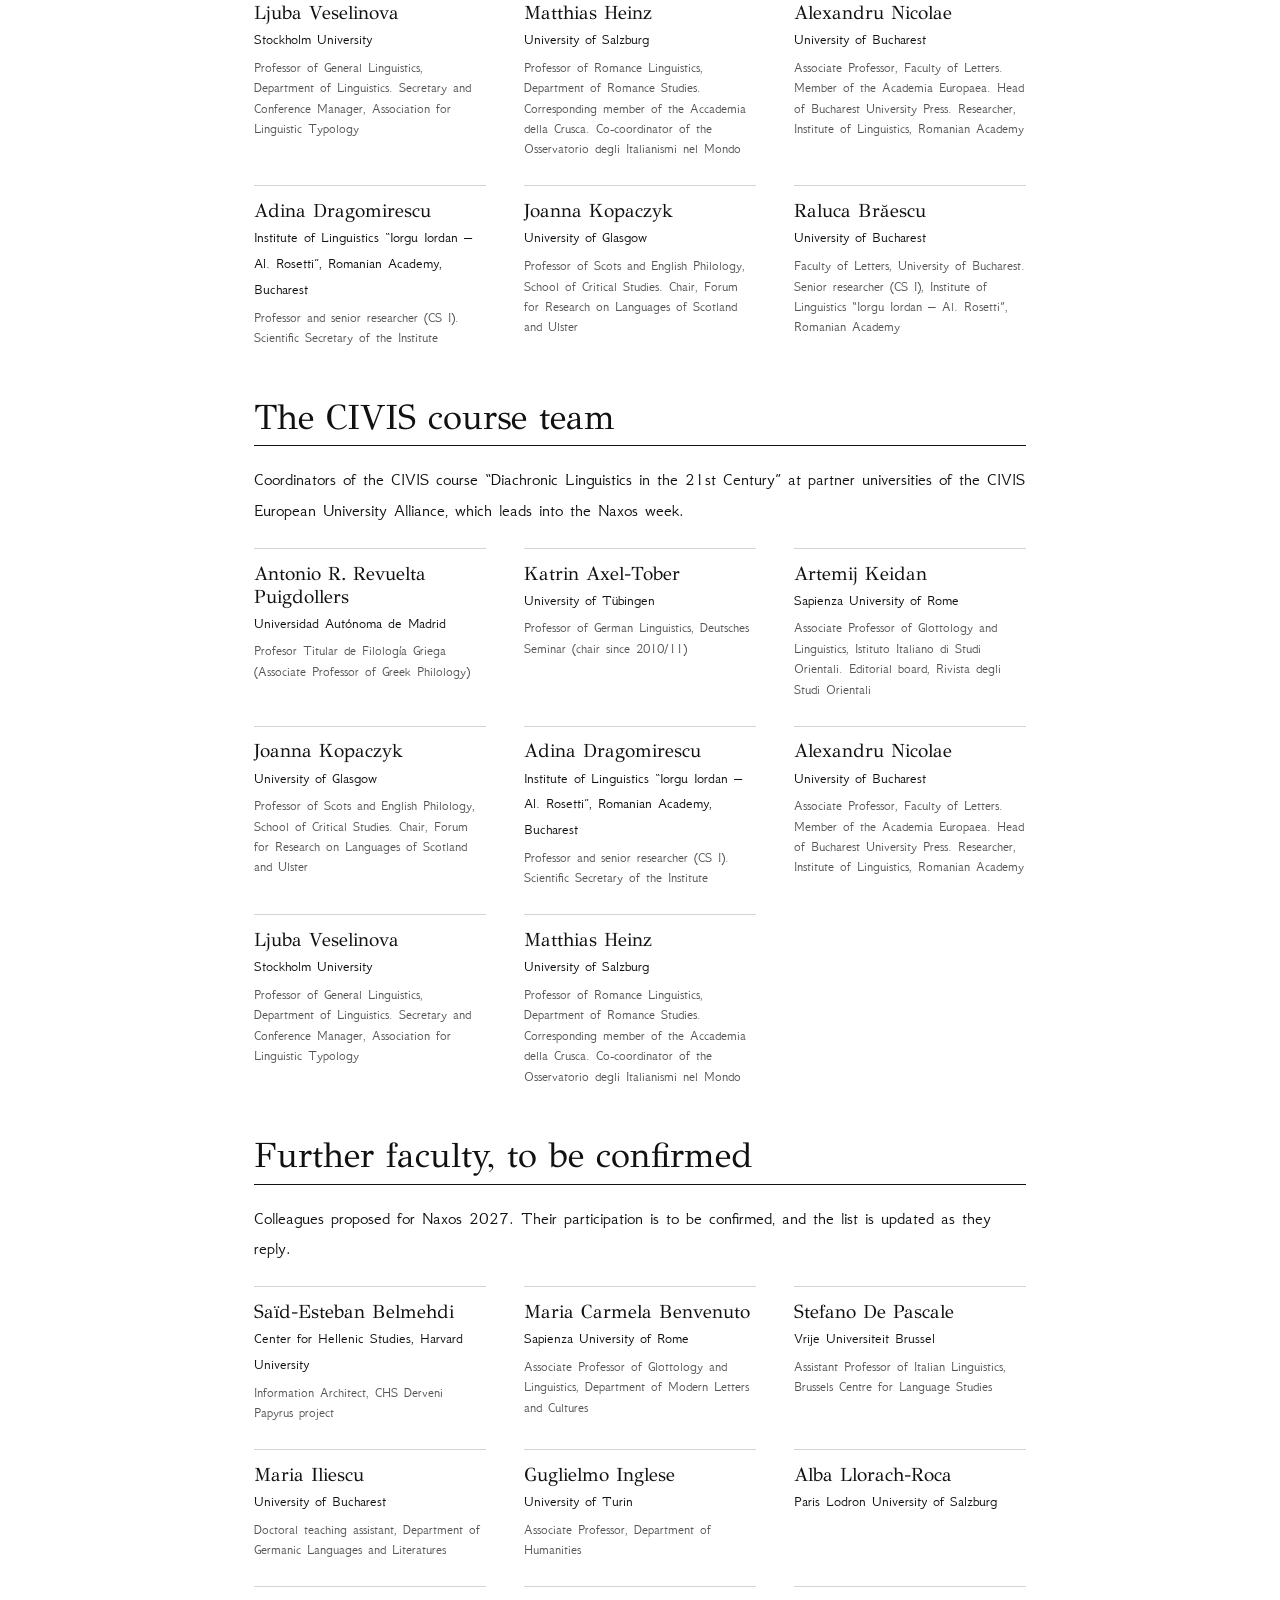
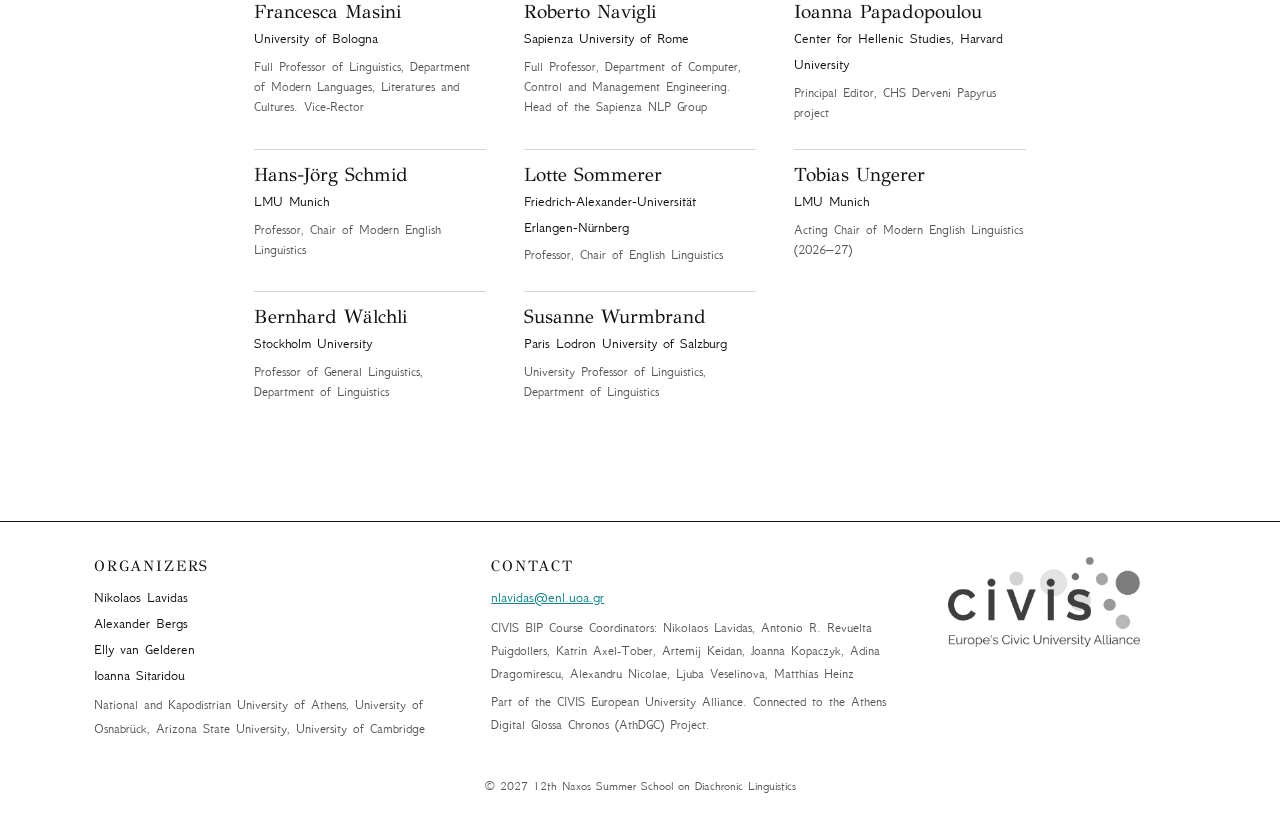
<file: faculty.html>
<!DOCTYPE html>
<html lang="en">
<head>
<meta charset="UTF-8">
<meta name="viewport" content="width=device-width, initial-scale=1.0">
<meta name="author" content="Lavidas">
<meta name="description" content="12th Naxos Summer School on Diachronic Linguistics, 4-9 July 2027, Naxos, Greece. Organized by the National and Kapodistrian University of Athens with the University of Cambridge, Arizona State University and the University of Osnabruck.">
<title>Faculty | Naxos Summer School 2027</title>
<link rel="icon" type="image/png" href="assets/logos/favicon.png">
<link rel="preconnect" href="https://fonts.googleapis.com">
<link rel="preconnect" href="https://fonts.gstatic.com" crossorigin>
<link rel="stylesheet" href="https://fonts.googleapis.com/css2?family=GFS+Didot&family=GFS+Neohellenic:ital,wght@0,400;0,700;1,400&display=swap">
<link rel="stylesheet" href="style.css">
</head>
<body>
<header class="top">
  <div class="bar">
    <a href="index.html" class="mark">Naxos 2027</a>
    <nav><ul>
        <li><a href="about.html">About</a></li>
        <li><a href="program.html">Program</a></li>
        <li><a href="descriptions.html">Courses</a></li>
        <li><a href="topics.html">Topics</a></li>
        <li><a href="faculty.html" class="active">Faculty</a></li>
        <li><a href="registration.html">Register</a></li>
        <li><a href="venue.html">Venue</a></li>
        <li><a href="accommodation.html">Stay</a></li>
        <li><a href="social.html">Social</a></li>
        <li><a href="previous.html">Previous</a></li>
        <li><a href="support.html">Support</a></li>
        <li><a href="https://athdgc.github.io/civis-diachronic-linguistics-2027/">CIVIS course</a></li>
    </ul></nav>
  </div>
</header>

<section class="plainpage">
<p class="eyebrow">Faculty</p>
<h1>Faculty</h1>
<p class="lead">Scholars who work on theoretical, corpus-based and computational approaches to language change, from Athens, Cambridge, Arizona State, Osnabr&uuml;ck and across Europe. The list is updated as further colleagues confirm.</p>
<div class="people"><div class="person"><h3>Nikolaos Lavidas</h3><p class="aff">National and Kapodistrian University of Athens</p><p class="role">Professor of Diachronic Linguistics. Director of the AthDGC Laboratory for Diachronic Linguistics and Language Change. Treasurer of Societas Linguistica Europaea</p></div><div class="person"><h3>Ioanna Sitaridou</h3><p class="aff">University of Cambridge</p><p class="role">Professor of Spanish and Historical Linguistics, Faculty of Modern and Medieval Languages and Linguistics. Co-Director, Cambridge Centre for Greek Studies. President-Elect, Societas Linguistica Europaea (2026-2029)</p></div><div class="person"><h3>Alexander Bergs</h3><p class="aff">University of Osnabrück</p><p class="role">Professor and Chair of English Language and Linguistics</p></div><div class="person"><h3>Elly van Gelderen</h3><p class="aff">Arizona State University</p><p class="role">Regents’ Professor Emeritus of English. Taught at Arizona State University from 1995 to 2023</p></div><div class="person"><h3>Thomas Hoffmann</h3><p class="aff">Catholic University of Eichstätt-Ingolstadt</p><p class="role">Chair of English Language and Linguistics. Chair of the Senate. Member of the Academia Europaea. Series Editor of Elements in Construction Grammar</p></div><div class="person"><h3>Barbara McGillivray</h3><p class="aff">King’s College London</p><p class="role">Senior Lecturer in Digital and Computational Humanities. Principal Investigator of COALA (ERC-selected project funded by UKRI). Editor in Chief, Journal of Open Humanities Data</p></div><div class="person"><h3>Eva Zehentner</h3><p class="aff">University of Zurich</p><p class="role">SNSF Professor in English Linguistics, English Department. Principal investigator of a Swiss National Science Foundation Starting Grant project on early English</p></div><div class="person"><h3>Maria Isabel Jiménez Martínez</h3><p class="aff">Universidad Autónoma de Madrid</p><p class="role">Profesora Ayudante Doctora (Assistant Professor), Department of Classical Philology</p></div><div class="person"><h3>Daniel Riaño Rufilanchas</h3><p class="aff">CCHS-CSIC, Madrid</p><p class="role">Científico Titular (Tenured Scientist), Greek Linguistics group, Institute of Languages and Cultures of the Mediterranean and the Near East. Coordinator of CLARIAH-ES-CSIC. Author of El complemento directo en griego antiguo</p></div><div class="person"><h3>Nina Tahmasebi</h3><p class="aff">University of Gothenburg</p><p class="role">Professor, Linguistics and Theory of Science. Principal Investigator of the research program Change is Key!</p></div><div class="person"><h3>Igor Yanovich</h3><p class="aff">University of Vienna</p><p class="role">Associate Professor, Department of English and American Studies. Principal Investigator of an Austrian Science Fund project on Albanian verb conjugation</p></div><div class="person"><h3>Dag Haug</h3><p class="aff">University of Oslo</p><p class="role">Professor of Classics and Linguistics, Department of Philosophy, Classics, History of Art and Ideas. Participant in the PROIEL, DAMOS and Norchron projects</p></div><div class="person"><h3>Johan Rooryck</h3><p class="aff">Leiden University</p><p class="role">Appointed Open Access Champion by cOAlition S in 2019</p></div><div class="person"><h3>Francesca Dell’Oro</h3><p class="aff">University of Bologna</p><p class="role">Researcher in Historical and General Linguistics, Department of Modern Languages, Literatures and Cultures. Principal Investigator of the WoPoss and ModMap projects. Swiss National Science Foundation professor in Diachronic Linguistics, 2019-2025</p></div><div class="person"><h3>Gerhard Jäger</h3><p class="aff">University of Tübingen</p><p class="role">Professor and Chair of General Linguistics, Department of Linguistics. Principal investigator in the Excellence Clusters Human Origins and Machine Learning for Science</p></div><div class="person"><h3>Pierluigi Cassotti</h3><p class="aff">University of Gothenburg</p><p class="role">Researcher in computational lexical semantic change, Department of Philosophy, Linguistics and Theory of Science. Change is Key! programme</p></div><div class="person"><h3>Kalle Müller</h3><p class="aff">University of Tübingen</p><p class="role">Academic staff member (wissenschaftlicher Mitarbeiter), German Linguistics, Deutsches Seminar</p></div><div class="person"><h3>Haim Dubossarsky</h3><p class="aff">Queen Mary University of London</p><p class="role">Lecturer in Computer Science, School of Electronic Engineering and Computer Science</p></div><div class="person"><h3>Ljuba Veselinova</h3><p class="aff">Stockholm University</p><p class="role">Professor of General Linguistics, Department of Linguistics. Secretary and Conference Manager, Association for Linguistic Typology</p></div><div class="person"><h3>Matthias Heinz</h3><p class="aff">University of Salzburg</p><p class="role">Professor of Romance Linguistics, Department of Romance Studies. Corresponding member of the Accademia della Crusca. Co-coordinator of the Osservatorio degli Italianismi nel Mondo</p></div><div class="person"><h3>Alexandru Nicolae</h3><p class="aff">University of Bucharest</p><p class="role">Associate Professor, Faculty of Letters. Member of the Academia Europaea. Head of Bucharest University Press. Researcher, Institute of Linguistics, Romanian Academy</p></div><div class="person"><h3>Adina Dragomirescu</h3><p class="aff">Institute of Linguistics “Iorgu Iordan – Al. Rosetti”, Romanian Academy, Bucharest</p><p class="role">Professor and senior researcher (CS I). Scientific Secretary of the Institute</p></div><div class="person"><h3>Joanna Kopaczyk</h3><p class="aff">University of Glasgow</p><p class="role">Professor of Scots and English Philology, School of Critical Studies. Chair, Forum for Research on Languages of Scotland and Ulster</p></div><div class="person"><h3>Raluca Brăescu</h3><p class="aff">University of Bucharest</p><p class="role">Faculty of Letters, University of Bucharest. Senior researcher (CS I), Institute of Linguistics “Iorgu Iordan – Al. Rosetti”, Romanian Academy</p></div></div>
<h2>The CIVIS course team</h2>
<p>Coordinators of the CIVIS course &ldquo;Diachronic Linguistics in the 21st Century&rdquo; at partner universities of the CIVIS European University Alliance, which leads into the Naxos week.</p>
<div class="people"><div class="person"><h3>Antonio R. Revuelta Puigdollers</h3><p class="aff">Universidad Autónoma de Madrid</p><p class="role">Profesor Titular de Filología Griega (Associate Professor of Greek Philology)</p></div><div class="person"><h3>Katrin Axel-Tober</h3><p class="aff">University of Tübingen</p><p class="role">Professor of German Linguistics, Deutsches Seminar (chair since 2010/11)</p></div><div class="person"><h3>Artemij Keidan</h3><p class="aff">Sapienza University of Rome</p><p class="role">Associate Professor of Glottology and Linguistics, Istituto Italiano di Studi Orientali. Editorial board, Rivista degli Studi Orientali</p></div><div class="person"><h3>Joanna Kopaczyk</h3><p class="aff">University of Glasgow</p><p class="role">Professor of Scots and English Philology, School of Critical Studies. Chair, Forum for Research on Languages of Scotland and Ulster</p></div><div class="person"><h3>Adina Dragomirescu</h3><p class="aff">Institute of Linguistics “Iorgu Iordan – Al. Rosetti”, Romanian Academy, Bucharest</p><p class="role">Professor and senior researcher (CS I). Scientific Secretary of the Institute</p></div><div class="person"><h3>Alexandru Nicolae</h3><p class="aff">University of Bucharest</p><p class="role">Associate Professor, Faculty of Letters. Member of the Academia Europaea. Head of Bucharest University Press. Researcher, Institute of Linguistics, Romanian Academy</p></div><div class="person"><h3>Ljuba Veselinova</h3><p class="aff">Stockholm University</p><p class="role">Professor of General Linguistics, Department of Linguistics. Secretary and Conference Manager, Association for Linguistic Typology</p></div><div class="person"><h3>Matthias Heinz</h3><p class="aff">University of Salzburg</p><p class="role">Professor of Romance Linguistics, Department of Romance Studies. Corresponding member of the Accademia della Crusca. Co-coordinator of the Osservatorio degli Italianismi nel Mondo</p></div></div>
<h2>Further faculty, to be confirmed</h2>
<p>Colleagues proposed for Naxos 2027. Their participation is to be confirmed, and the list is updated as they reply.</p>
<div class="people"><div class="person"><h3>Saïd-Esteban Belmehdi</h3><p class="aff">Center for Hellenic Studies, Harvard University</p><p class="role">Information Architect, CHS Derveni Papyrus project</p></div><div class="person"><h3>Maria Carmela Benvenuto</h3><p class="aff">Sapienza University of Rome</p><p class="role">Associate Professor of Glottology and Linguistics, Department of Modern Letters and Cultures</p></div><div class="person"><h3>Stefano De Pascale</h3><p class="aff">Vrije Universiteit Brussel</p><p class="role">Assistant Professor of Italian Linguistics, Brussels Centre for Language Studies</p></div><div class="person"><h3>Maria Iliescu</h3><p class="aff">University of Bucharest</p><p class="role">Doctoral teaching assistant, Department of Germanic Languages and Literatures</p></div><div class="person"><h3>Guglielmo Inglese</h3><p class="aff">University of Turin</p><p class="role">Associate Professor, Department of Humanities</p></div><div class="person"><h3>Alba Llorach-Roca</h3><p class="aff">Paris Lodron University of Salzburg</p></div><div class="person"><h3>Francesca Masini</h3><p class="aff">University of Bologna</p><p class="role">Full Professor of Linguistics, Department of Modern Languages, Literatures and Cultures. Vice-Rector</p></div><div class="person"><h3>Roberto Navigli</h3><p class="aff">Sapienza University of Rome</p><p class="role">Full Professor, Department of Computer, Control and Management Engineering. Head of the Sapienza NLP Group</p></div><div class="person"><h3>Ioanna Papadopoulou</h3><p class="aff">Center for Hellenic Studies, Harvard University</p><p class="role">Principal Editor, CHS Derveni Papyrus project</p></div><div class="person"><h3>Hans-Jörg Schmid</h3><p class="aff">LMU Munich</p><p class="role">Professor, Chair of Modern English Linguistics</p></div><div class="person"><h3>Lotte Sommerer</h3><p class="aff">Friedrich-Alexander-Universität Erlangen-Nürnberg</p><p class="role">Professor, Chair of English Linguistics</p></div><div class="person"><h3>Tobias Ungerer</h3><p class="aff">LMU Munich</p><p class="role">Acting Chair of Modern English Linguistics (2026&ndash;27)</p></div><div class="person"><h3>Bernhard Wälchli</h3><p class="aff">Stockholm University</p><p class="role">Professor of General Linguistics, Department of Linguistics</p></div><div class="person"><h3>Susanne Wurmbrand</h3><p class="aff">Paris Lodron University of Salzburg</p><p class="role">University Professor of Linguistics, Department of Linguistics</p></div></div>
</section>

<footer>
  <div class="foot">
    <div>
      <h4>Organizers</h4>
      <p>Nikolaos Lavidas<br>Alexander Bergs<br>Elly van Gelderen<br>Ioanna Sitaridou</p>
      <p class="small">National and Kapodistrian University of Athens, University of Osnabr&uuml;ck, Arizona State University, University of Cambridge</p>
    </div>
    <div>
      <h4>Contact</h4>
      <p><a href="mailto:nlavidas@enl.uoa.gr">nlavidas@enl.uoa.gr</a></p>
      <p class="small">CIVIS BIP Course Coordinators: Nikolaos Lavidas, Antonio R. Revuelta Puigdollers, Katrin Axel-Tober, Artemij Keidan, Joanna Kopaczyk, Adina Dragomirescu, Alexandru Nicolae, Ljuba Veselinova, Matthias Heinz</p>
      <p class="small">Part of the CIVIS European University Alliance. Connected to the Athens Digital Glossa Chronos (AthDGC) Project.</p>
    </div>
    <div class="flogos">
      <a href="https://civis.eu" target="_blank" rel="noopener"><img class="bw" src="assets/logos/civis-large---.png" alt="CIVIS European University Alliance logo"></a>
    </div>
  </div>
  <p class="copy">&copy; 2027 12th Naxos Summer School on Diachronic Linguistics</p>
</footer>
</body>
</html>
</file>
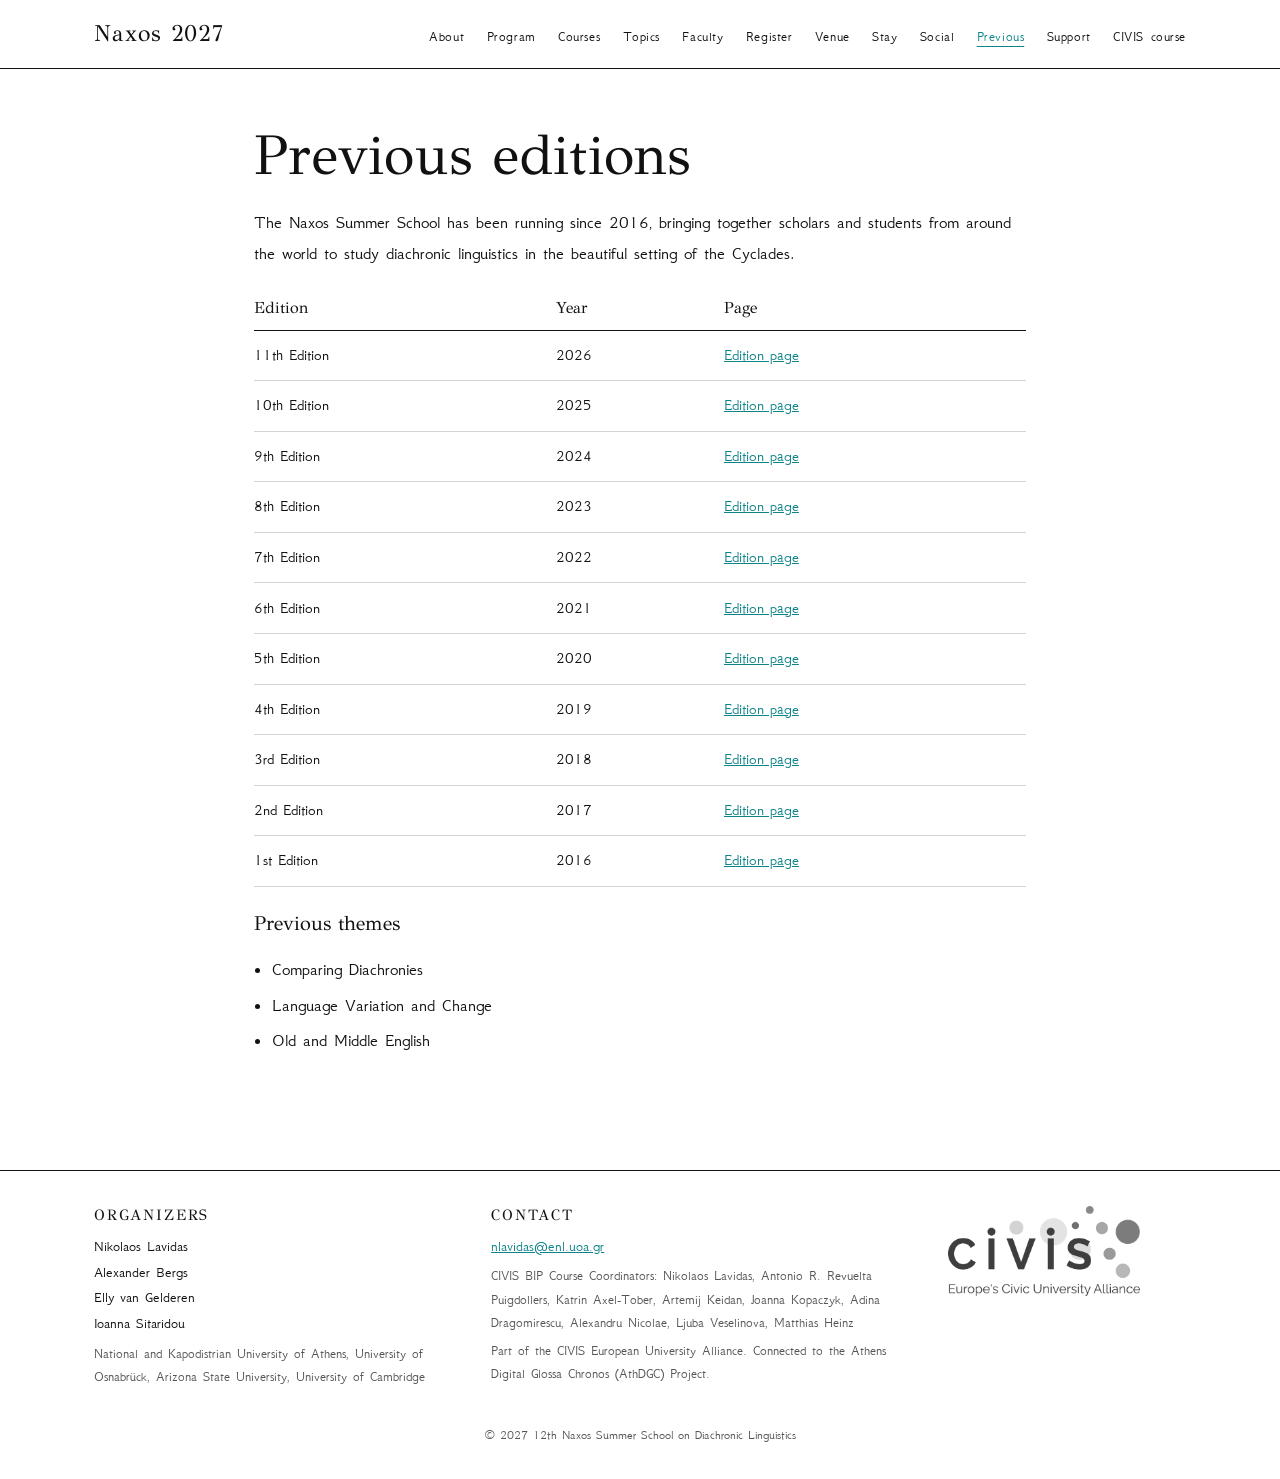
<file: previous.html>
<!DOCTYPE html>
<html lang="en">
<head>
<meta charset="UTF-8">
<meta name="viewport" content="width=device-width, initial-scale=1.0">
<meta name="author" content="Lavidas">
<meta name="description" content="12th Naxos Summer School on Diachronic Linguistics, 4-9 July 2027, Naxos, Greece. Organized by the National and Kapodistrian University of Athens with the University of Cambridge, Arizona State University and the University of Osnabruck.">
<title>Previous Editions | Naxos Summer School 2027</title>
<link rel="icon" type="image/png" href="assets/logos/favicon.png">
<link rel="preconnect" href="https://fonts.googleapis.com">
<link rel="preconnect" href="https://fonts.gstatic.com" crossorigin>
<link rel="stylesheet" href="https://fonts.googleapis.com/css2?family=GFS+Didot&family=GFS+Neohellenic:ital,wght@0,400;0,700;1,400&display=swap">
<link rel="stylesheet" href="style.css">
</head>
<body>
<header class="top">
  <div class="bar">
    <a href="index.html" class="mark">Naxos 2027</a>
    <nav><ul>
        <li><a href="about.html">About</a></li>
        <li><a href="program.html">Program</a></li>
        <li><a href="descriptions.html">Courses</a></li>
        <li><a href="topics.html">Topics</a></li>
        <li><a href="faculty.html">Faculty</a></li>
        <li><a href="registration.html">Register</a></li>
        <li><a href="venue.html">Venue</a></li>
        <li><a href="accommodation.html">Stay</a></li>
        <li><a href="social.html">Social</a></li>
        <li><a href="previous.html" class="active">Previous</a></li>
        <li><a href="support.html">Support</a></li>
        <li><a href="https://athdgc.github.io/civis-diachronic-linguistics-2027/">CIVIS course</a></li>
    </ul></nav>
  </div>
</header>

<section class="plainpage">
<h1>Previous editions</h1>
<p>The Naxos Summer School has been running since 2016, bringing together scholars and students from around the world to study diachronic linguistics in the beautiful setting of the Cyclades.</p>
<table class="fees"><tr><th>Edition</th><th>Year</th><th>Page</th></tr><tr><td>11th Edition</td><td>2026</td><td><a href="https://athdgc.github.io/naxos-summer-school-2026/" target="_blank" rel="noopener">Edition page</a></td></tr><tr><td>10th Edition</td><td>2025</td><td><a href="https://conferences.uoa.gr/event/91/" target="_blank" rel="noopener">Edition page</a></td></tr><tr><td>9th Edition</td><td>2024</td><td><a href="https://conferences.uoa.gr/event/80/" target="_blank" rel="noopener">Edition page</a></td></tr><tr><td>8th Edition</td><td>2023</td><td><a href="https://conferences.uoa.gr/event/61/" target="_blank" rel="noopener">Edition page</a></td></tr><tr><td>7th Edition</td><td>2022</td><td><a href="https://conferences.uoa.gr/event/32/" target="_blank" rel="noopener">Edition page</a></td></tr><tr><td>6th Edition</td><td>2021</td><td><a href="https://conferences.uoa.gr/event/27/" target="_blank" rel="noopener">Edition page</a></td></tr><tr><td>5th Edition</td><td>2020</td><td><a href="https://conferences.uoa.gr/event/12/" target="_blank" rel="noopener">Edition page</a></td></tr><tr><td>4th Edition</td><td>2019</td><td><a href="https://lvcnaxos2019.enl.uoa.gr/" target="_blank" rel="noopener">Edition page</a></td></tr><tr><td>3rd Edition</td><td>2018</td><td><a href="https://oldandmiddleenglishnaxos2018.wordpress.com/" target="_blank" rel="noopener">Edition page</a></td></tr><tr><td>2nd Edition</td><td>2017</td><td><a href="https://www.enl.auth.gr/summerschool/2017/" target="_blank" rel="noopener">Edition page</a></td></tr><tr><td>1st Edition</td><td>2016</td><td><a href="https://www.enl.auth.gr/summerschool/2016/" target="_blank" rel="noopener">Edition page</a></td></tr></table>
<h3>Previous themes</h3>
<ul class="plain"><li>Comparing Diachronies</li><li>Language Variation and Change</li><li>Old and Middle English</li></ul>
</section>

<footer>
  <div class="foot">
    <div>
      <h4>Organizers</h4>
      <p>Nikolaos Lavidas<br>Alexander Bergs<br>Elly van Gelderen<br>Ioanna Sitaridou</p>
      <p class="small">National and Kapodistrian University of Athens, University of Osnabr&uuml;ck, Arizona State University, University of Cambridge</p>
    </div>
    <div>
      <h4>Contact</h4>
      <p><a href="mailto:nlavidas@enl.uoa.gr">nlavidas@enl.uoa.gr</a></p>
      <p class="small">CIVIS BIP Course Coordinators: Nikolaos Lavidas, Antonio R. Revuelta Puigdollers, Katrin Axel-Tober, Artemij Keidan, Joanna Kopaczyk, Adina Dragomirescu, Alexandru Nicolae, Ljuba Veselinova, Matthias Heinz</p>
      <p class="small">Part of the CIVIS European University Alliance. Connected to the Athens Digital Glossa Chronos (AthDGC) Project.</p>
    </div>
    <div class="flogos">
      <a href="https://civis.eu" target="_blank" rel="noopener"><img class="bw" src="assets/logos/civis-large---.png" alt="CIVIS European University Alliance logo"></a>
    </div>
  </div>
  <p class="copy">&copy; 2027 12th Naxos Summer School on Diachronic Linguistics</p>
</footer>
</body>
</html>
</file>
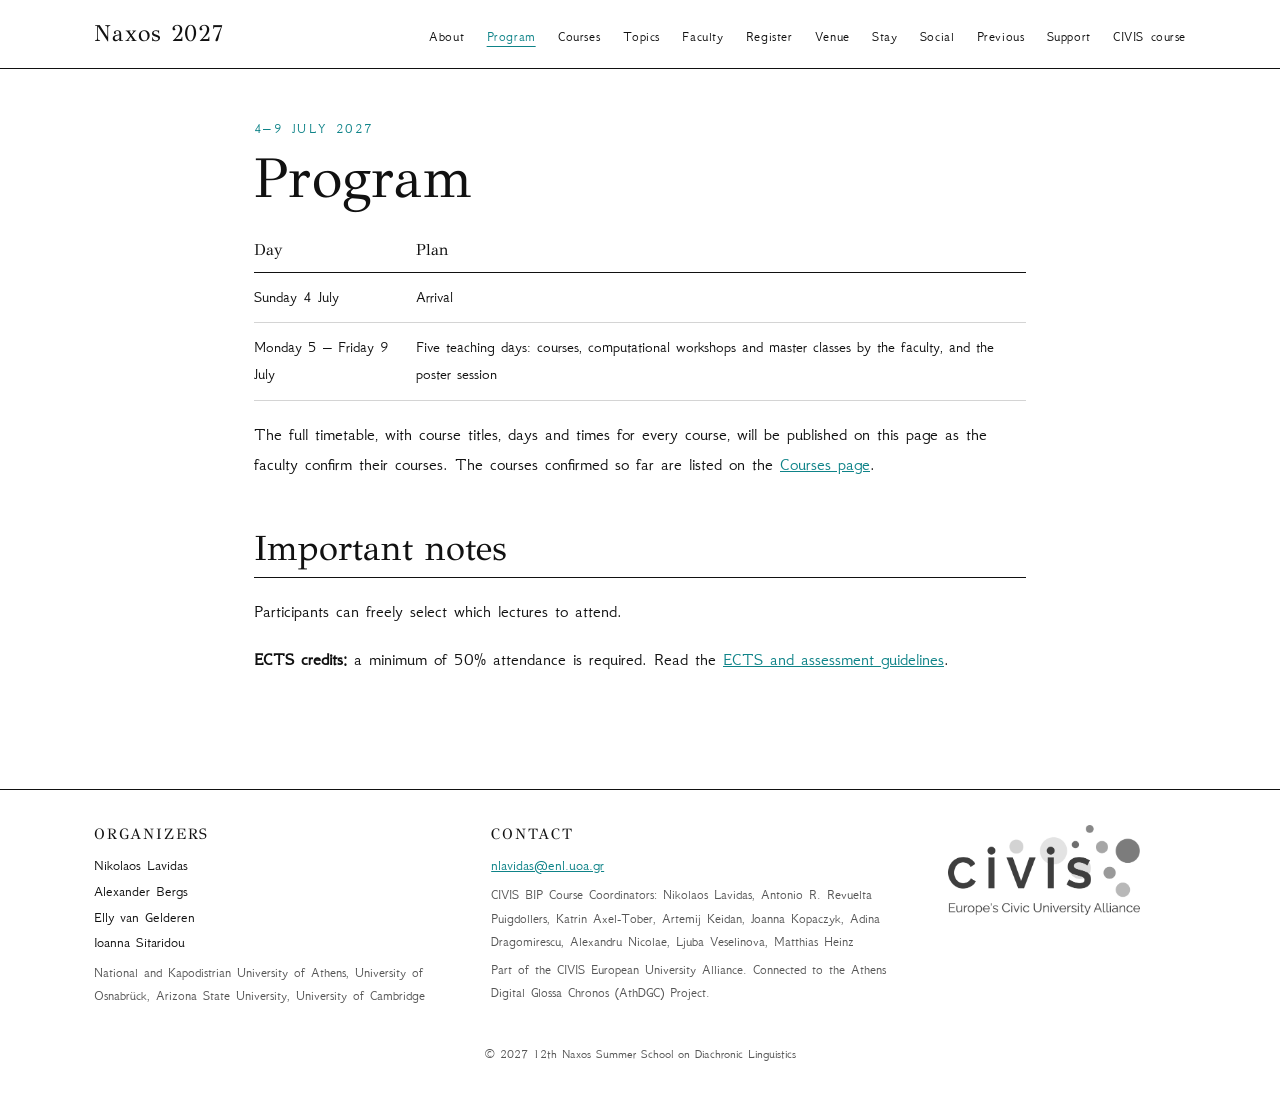
<file: program.html>
<!DOCTYPE html>
<html lang="en">
<head>
<meta charset="UTF-8">
<meta name="viewport" content="width=device-width, initial-scale=1.0">
<meta name="author" content="Lavidas">
<meta name="description" content="12th Naxos Summer School on Diachronic Linguistics, 4-9 July 2027, Naxos, Greece. Organized by the National and Kapodistrian University of Athens with the University of Cambridge, Arizona State University and the University of Osnabruck.">
<title>Program | Naxos Summer School 2027</title>
<link rel="icon" type="image/png" href="assets/logos/favicon.png">
<link rel="preconnect" href="https://fonts.googleapis.com">
<link rel="preconnect" href="https://fonts.gstatic.com" crossorigin>
<link rel="stylesheet" href="https://fonts.googleapis.com/css2?family=GFS+Didot&family=GFS+Neohellenic:ital,wght@0,400;0,700;1,400&display=swap">
<link rel="stylesheet" href="style.css">
</head>
<body>
<header class="top">
  <div class="bar">
    <a href="index.html" class="mark">Naxos 2027</a>
    <nav><ul>
        <li><a href="about.html">About</a></li>
        <li><a href="program.html" class="active">Program</a></li>
        <li><a href="descriptions.html">Courses</a></li>
        <li><a href="topics.html">Topics</a></li>
        <li><a href="faculty.html">Faculty</a></li>
        <li><a href="registration.html">Register</a></li>
        <li><a href="venue.html">Venue</a></li>
        <li><a href="accommodation.html">Stay</a></li>
        <li><a href="social.html">Social</a></li>
        <li><a href="previous.html">Previous</a></li>
        <li><a href="support.html">Support</a></li>
        <li><a href="https://athdgc.github.io/civis-diachronic-linguistics-2027/">CIVIS course</a></li>
    </ul></nav>
  </div>
</header>

<section class="plainpage">
<p class="eyebrow">4&ndash;9 July 2027</p>
<h1>Program</h1>
<table class="fees">
<tr><th>Day</th><th>Plan</th></tr>
<tr><td>Sunday 4 July</td><td>Arrival</td></tr>
<tr><td>Monday 5 &ndash; Friday 9 July</td><td>Five teaching days: courses, computational workshops and master classes by the faculty, and the poster session</td></tr>
</table>
<p>The full timetable, with course titles, days and times for every course, will be published on this page as the faculty confirm their courses. The courses confirmed so far are listed on the <a href="descriptions.html">Courses page</a>.</p>
<h2>Important notes</h2>
<p>Participants can freely select which lectures to attend.</p>
<p><strong>ECTS credits:</strong> a minimum of 50% attendance is required. Read the <a href="ects.html">ECTS and assessment guidelines</a>.</p>
</section>

<footer>
  <div class="foot">
    <div>
      <h4>Organizers</h4>
      <p>Nikolaos Lavidas<br>Alexander Bergs<br>Elly van Gelderen<br>Ioanna Sitaridou</p>
      <p class="small">National and Kapodistrian University of Athens, University of Osnabr&uuml;ck, Arizona State University, University of Cambridge</p>
    </div>
    <div>
      <h4>Contact</h4>
      <p><a href="mailto:nlavidas@enl.uoa.gr">nlavidas@enl.uoa.gr</a></p>
      <p class="small">CIVIS BIP Course Coordinators: Nikolaos Lavidas, Antonio R. Revuelta Puigdollers, Katrin Axel-Tober, Artemij Keidan, Joanna Kopaczyk, Adina Dragomirescu, Alexandru Nicolae, Ljuba Veselinova, Matthias Heinz</p>
      <p class="small">Part of the CIVIS European University Alliance. Connected to the Athens Digital Glossa Chronos (AthDGC) Project.</p>
    </div>
    <div class="flogos">
      <a href="https://civis.eu" target="_blank" rel="noopener"><img class="bw" src="assets/logos/civis-large---.png" alt="CIVIS European University Alliance logo"></a>
    </div>
  </div>
  <p class="copy">&copy; 2027 12th Naxos Summer School on Diachronic Linguistics</p>
</footer>
</body>
</html>
</file>
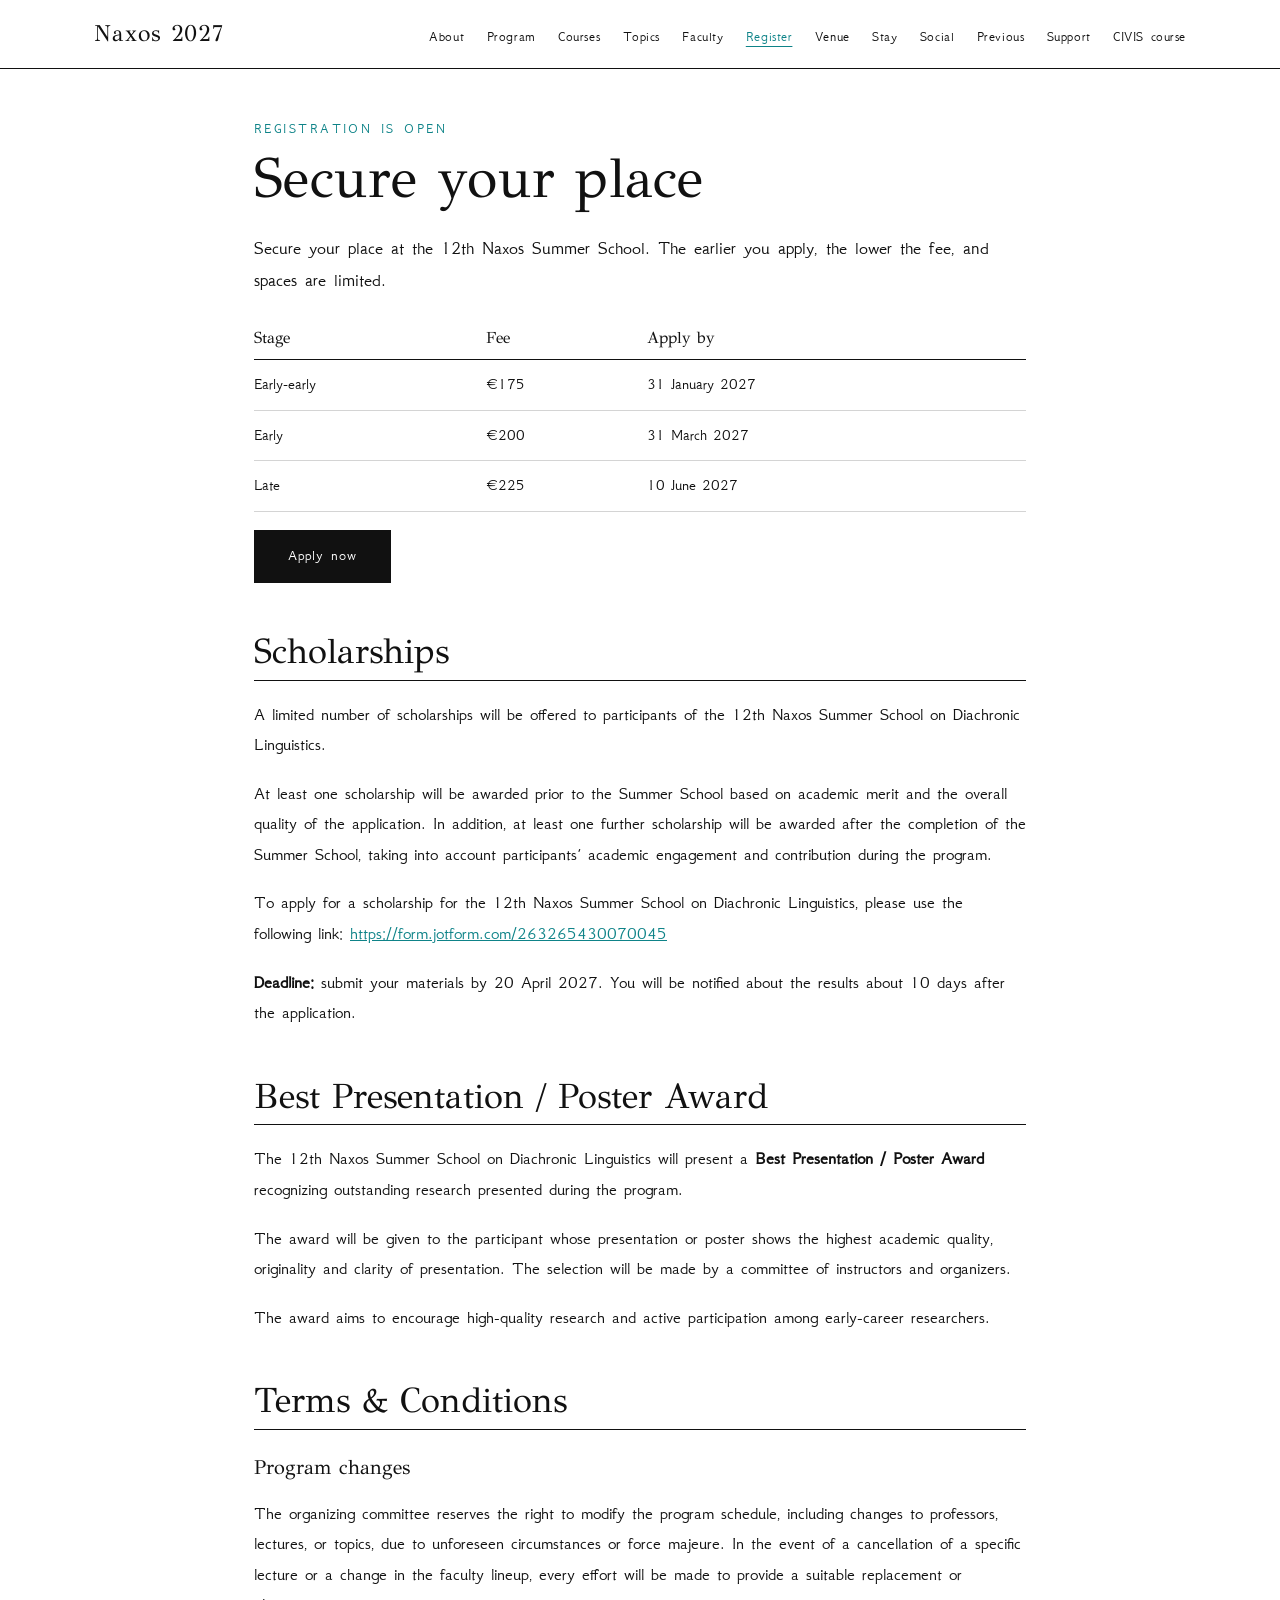
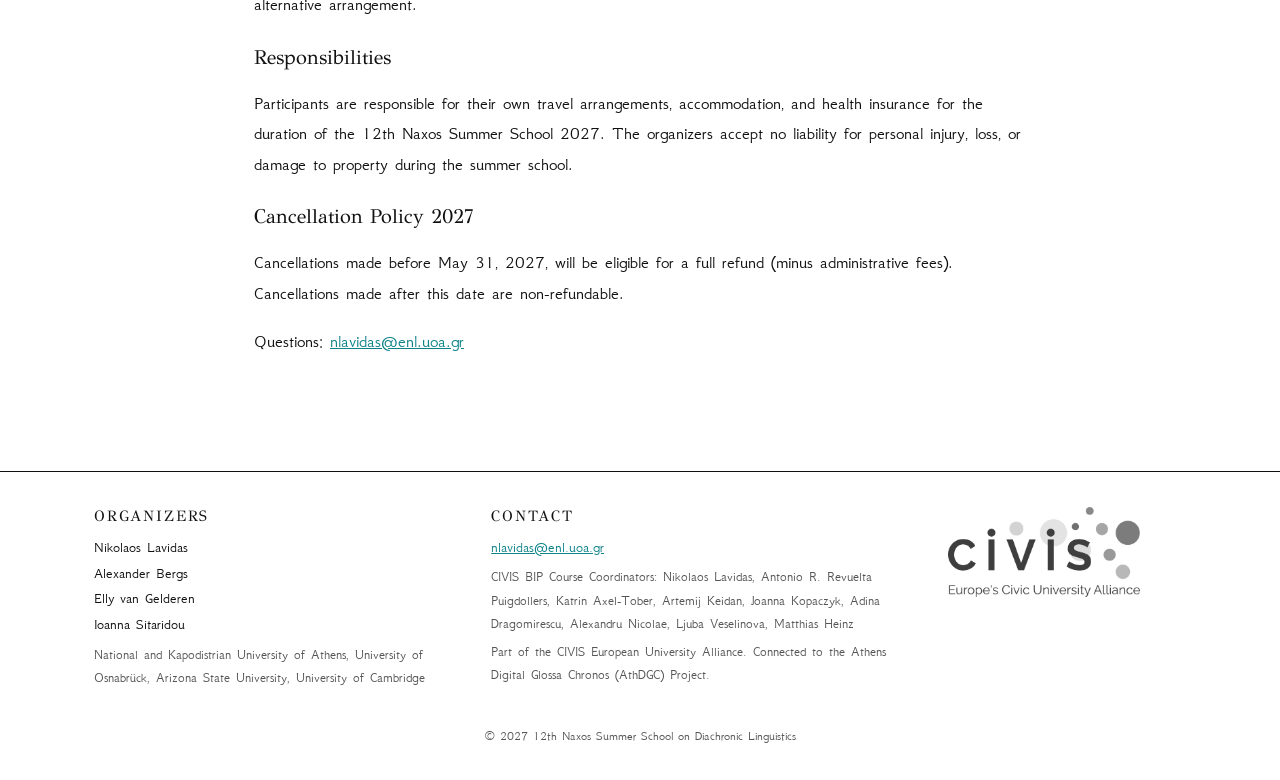
<file: registration.html>
<!DOCTYPE html>
<html lang="en">
<head>
<meta charset="UTF-8">
<meta name="viewport" content="width=device-width, initial-scale=1.0">
<meta name="author" content="Lavidas">
<meta name="description" content="12th Naxos Summer School on Diachronic Linguistics, 4-9 July 2027, Naxos, Greece. Organized by the National and Kapodistrian University of Athens with the University of Cambridge, Arizona State University and the University of Osnabruck.">
<title>Registration | Naxos Summer School 2027</title>
<link rel="icon" type="image/png" href="assets/logos/favicon.png">
<link rel="preconnect" href="https://fonts.googleapis.com">
<link rel="preconnect" href="https://fonts.gstatic.com" crossorigin>
<link rel="stylesheet" href="https://fonts.googleapis.com/css2?family=GFS+Didot&family=GFS+Neohellenic:ital,wght@0,400;0,700;1,400&display=swap">
<link rel="stylesheet" href="style.css">
</head>
<body>
<header class="top">
  <div class="bar">
    <a href="index.html" class="mark">Naxos 2027</a>
    <nav><ul>
        <li><a href="about.html">About</a></li>
        <li><a href="program.html">Program</a></li>
        <li><a href="descriptions.html">Courses</a></li>
        <li><a href="topics.html">Topics</a></li>
        <li><a href="faculty.html">Faculty</a></li>
        <li><a href="registration.html" class="active">Register</a></li>
        <li><a href="venue.html">Venue</a></li>
        <li><a href="accommodation.html">Stay</a></li>
        <li><a href="social.html">Social</a></li>
        <li><a href="previous.html">Previous</a></li>
        <li><a href="support.html">Support</a></li>
        <li><a href="https://athdgc.github.io/civis-diachronic-linguistics-2027/">CIVIS course</a></li>
    </ul></nav>
  </div>
</header>

<section class="plainpage">
<p class="eyebrow">Registration is open</p>
<h1>Secure your place</h1>
<p class="lead">Secure your place at the 12th Naxos Summer School. The earlier you apply, the lower the fee, and spaces are limited.</p>
<table class="fees">
<tr><th>Stage</th><th>Fee</th><th>Apply by</th></tr>
<tr><td>Early-early</td><td>&euro;175</td><td>31 January 2027</td></tr>
<tr><td>Early</td><td>&euro;200</td><td>31 March 2027</td></tr>
<tr><td>Late</td><td>&euro;225</td><td>10 June 2027</td></tr>
</table>
<p><a class="btn" href="https://form.jotform.com/263265430070045" target="_blank" rel="noopener">Apply now</a></p>
<h2>Scholarships</h2>
<p>A limited number of scholarships will be offered to participants of the 12th Naxos Summer School on Diachronic Linguistics.</p>
<p>At least one scholarship will be awarded prior to the Summer School based on academic merit and the overall quality of the application. In addition, at least one further scholarship will be awarded after the completion of the Summer School, taking into account participants&rsquo; academic engagement and contribution during the program.</p>
<p>To apply for a scholarship for the 12th Naxos Summer School on Diachronic Linguistics, please use the following link: <a href="https://form.jotform.com/263265430070045" target="_blank" rel="noopener">https://form.jotform.com/263265430070045</a></p>
<p><strong>Deadline:</strong> submit your materials by 20 April 2027. You will be notified about the results about 10 days after the application.</p>
<h2>Best Presentation / Poster Award</h2>
<p>The 12th Naxos Summer School on Diachronic Linguistics will present a <strong>Best Presentation / Poster Award</strong> recognizing outstanding research presented during the program.</p>
<p>The award will be given to the participant whose presentation or poster shows the highest academic quality, originality and clarity of presentation. The selection will be made by a committee of instructors and organizers.</p>
<p>The award aims to encourage high-quality research and active participation among early-career researchers.</p>
<h2>Terms &amp; Conditions</h2>
<h3>Program changes</h3>
<p>The organizing committee reserves the right to modify the program schedule, including changes to professors, lectures, or topics, due to unforeseen circumstances or force majeure. In the event of a cancellation of a specific lecture or a change in the faculty lineup, every effort will be made to provide a suitable replacement or alternative arrangement.</p>
<h3>Responsibilities</h3>
<p>Participants are responsible for their own travel arrangements, accommodation, and health insurance for the duration of the 12th Naxos Summer School 2027. The organizers accept no liability for personal injury, loss, or damage to property during the summer school.</p>
<h3>Cancellation Policy 2027</h3>
<p>Cancellations made before May 31, 2027, will be eligible for a full refund (minus administrative fees). Cancellations made after this date are non-refundable.</p>
<p>Questions: <a href="mailto:nlavidas@enl.uoa.gr">nlavidas@enl.uoa.gr</a></p>
</section>

<footer>
  <div class="foot">
    <div>
      <h4>Organizers</h4>
      <p>Nikolaos Lavidas<br>Alexander Bergs<br>Elly van Gelderen<br>Ioanna Sitaridou</p>
      <p class="small">National and Kapodistrian University of Athens, University of Osnabr&uuml;ck, Arizona State University, University of Cambridge</p>
    </div>
    <div>
      <h4>Contact</h4>
      <p><a href="mailto:nlavidas@enl.uoa.gr">nlavidas@enl.uoa.gr</a></p>
      <p class="small">CIVIS BIP Course Coordinators: Nikolaos Lavidas, Antonio R. Revuelta Puigdollers, Katrin Axel-Tober, Artemij Keidan, Joanna Kopaczyk, Adina Dragomirescu, Alexandru Nicolae, Ljuba Veselinova, Matthias Heinz</p>
      <p class="small">Part of the CIVIS European University Alliance. Connected to the Athens Digital Glossa Chronos (AthDGC) Project.</p>
    </div>
    <div class="flogos">
      <a href="https://civis.eu" target="_blank" rel="noopener"><img class="bw" src="assets/logos/civis-large---.png" alt="CIVIS European University Alliance logo"></a>
    </div>
  </div>
  <p class="copy">&copy; 2027 12th Naxos Summer School on Diachronic Linguistics</p>
</footer>
</body>
</html>
</file>
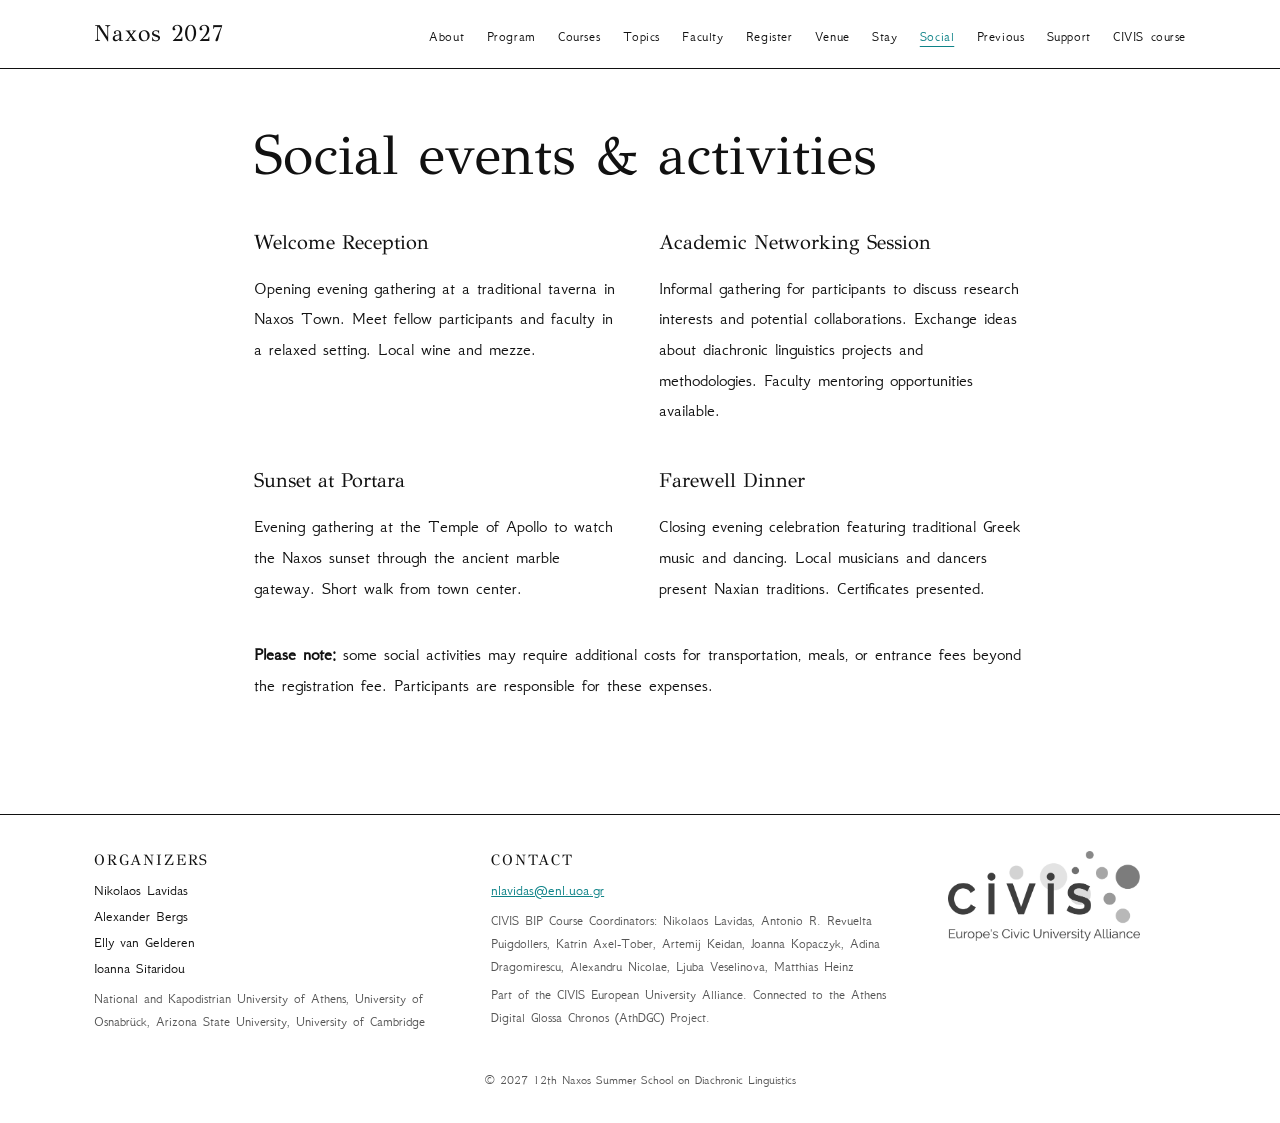
<file: social.html>
<!DOCTYPE html>
<html lang="en">
<head>
<meta charset="UTF-8">
<meta name="viewport" content="width=device-width, initial-scale=1.0">
<meta name="author" content="Lavidas">
<meta name="description" content="12th Naxos Summer School on Diachronic Linguistics, 4-9 July 2027, Naxos, Greece. Organized by the National and Kapodistrian University of Athens with the University of Cambridge, Arizona State University and the University of Osnabruck.">
<title>Social Events | Naxos Summer School 2027</title>
<link rel="icon" type="image/png" href="assets/logos/favicon.png">
<link rel="preconnect" href="https://fonts.googleapis.com">
<link rel="preconnect" href="https://fonts.gstatic.com" crossorigin>
<link rel="stylesheet" href="https://fonts.googleapis.com/css2?family=GFS+Didot&family=GFS+Neohellenic:ital,wght@0,400;0,700;1,400&display=swap">
<link rel="stylesheet" href="style.css">
</head>
<body>
<header class="top">
  <div class="bar">
    <a href="index.html" class="mark">Naxos 2027</a>
    <nav><ul>
        <li><a href="about.html">About</a></li>
        <li><a href="program.html">Program</a></li>
        <li><a href="descriptions.html">Courses</a></li>
        <li><a href="topics.html">Topics</a></li>
        <li><a href="faculty.html">Faculty</a></li>
        <li><a href="registration.html">Register</a></li>
        <li><a href="venue.html">Venue</a></li>
        <li><a href="accommodation.html">Stay</a></li>
        <li><a href="social.html" class="active">Social</a></li>
        <li><a href="previous.html">Previous</a></li>
        <li><a href="support.html">Support</a></li>
        <li><a href="https://athdgc.github.io/civis-diachronic-linguistics-2027/">CIVIS course</a></li>
    </ul></nav>
  </div>
</header>
<section class="plainpage"><h1>Social events &amp; activities</h1><div class="two"><div><h3>Welcome Reception</h3><p>Opening evening gathering at a traditional taverna in Naxos Town. Meet fellow participants and faculty in a relaxed setting. Local wine and mezze.</p></div><div><h3>Academic Networking Session</h3><p>Informal gathering for participants to discuss research interests and potential collaborations. Exchange ideas about diachronic linguistics projects and methodologies. Faculty mentoring opportunities available.</p></div><div><h3>Sunset at Portara</h3><p>Evening gathering at the Temple of Apollo to watch the Naxos sunset through the ancient marble gateway. Short walk from town center.</p></div><div><h3>Farewell Dinner</h3><p>Closing evening celebration featuring traditional Greek music and dancing. Local musicians and dancers present Naxian traditions. Certificates presented.</p></div></div><p><strong>Please note:</strong> some social activities may require additional costs for transportation, meals, or entrance fees beyond the registration fee. Participants are responsible for these expenses.</p></section>
<footer>
  <div class="foot">
    <div>
      <h4>Organizers</h4>
      <p>Nikolaos Lavidas<br>Alexander Bergs<br>Elly van Gelderen<br>Ioanna Sitaridou</p>
      <p class="small">National and Kapodistrian University of Athens, University of Osnabr&uuml;ck, Arizona State University, University of Cambridge</p>
    </div>
    <div>
      <h4>Contact</h4>
      <p><a href="mailto:nlavidas@enl.uoa.gr">nlavidas@enl.uoa.gr</a></p>
      <p class="small">CIVIS BIP Course Coordinators: Nikolaos Lavidas, Antonio R. Revuelta Puigdollers, Katrin Axel-Tober, Artemij Keidan, Joanna Kopaczyk, Adina Dragomirescu, Alexandru Nicolae, Ljuba Veselinova, Matthias Heinz</p>
      <p class="small">Part of the CIVIS European University Alliance. Connected to the Athens Digital Glossa Chronos (AthDGC) Project.</p>
    </div>
    <div class="flogos">
      <a href="https://civis.eu" target="_blank" rel="noopener"><img class="bw" src="assets/logos/civis-large---.png" alt="CIVIS European University Alliance logo"></a>
    </div>
  </div>
  <p class="copy">&copy; 2027 12th Naxos Summer School on Diachronic Linguistics</p>
</footer>
</body>
</html>
</file>
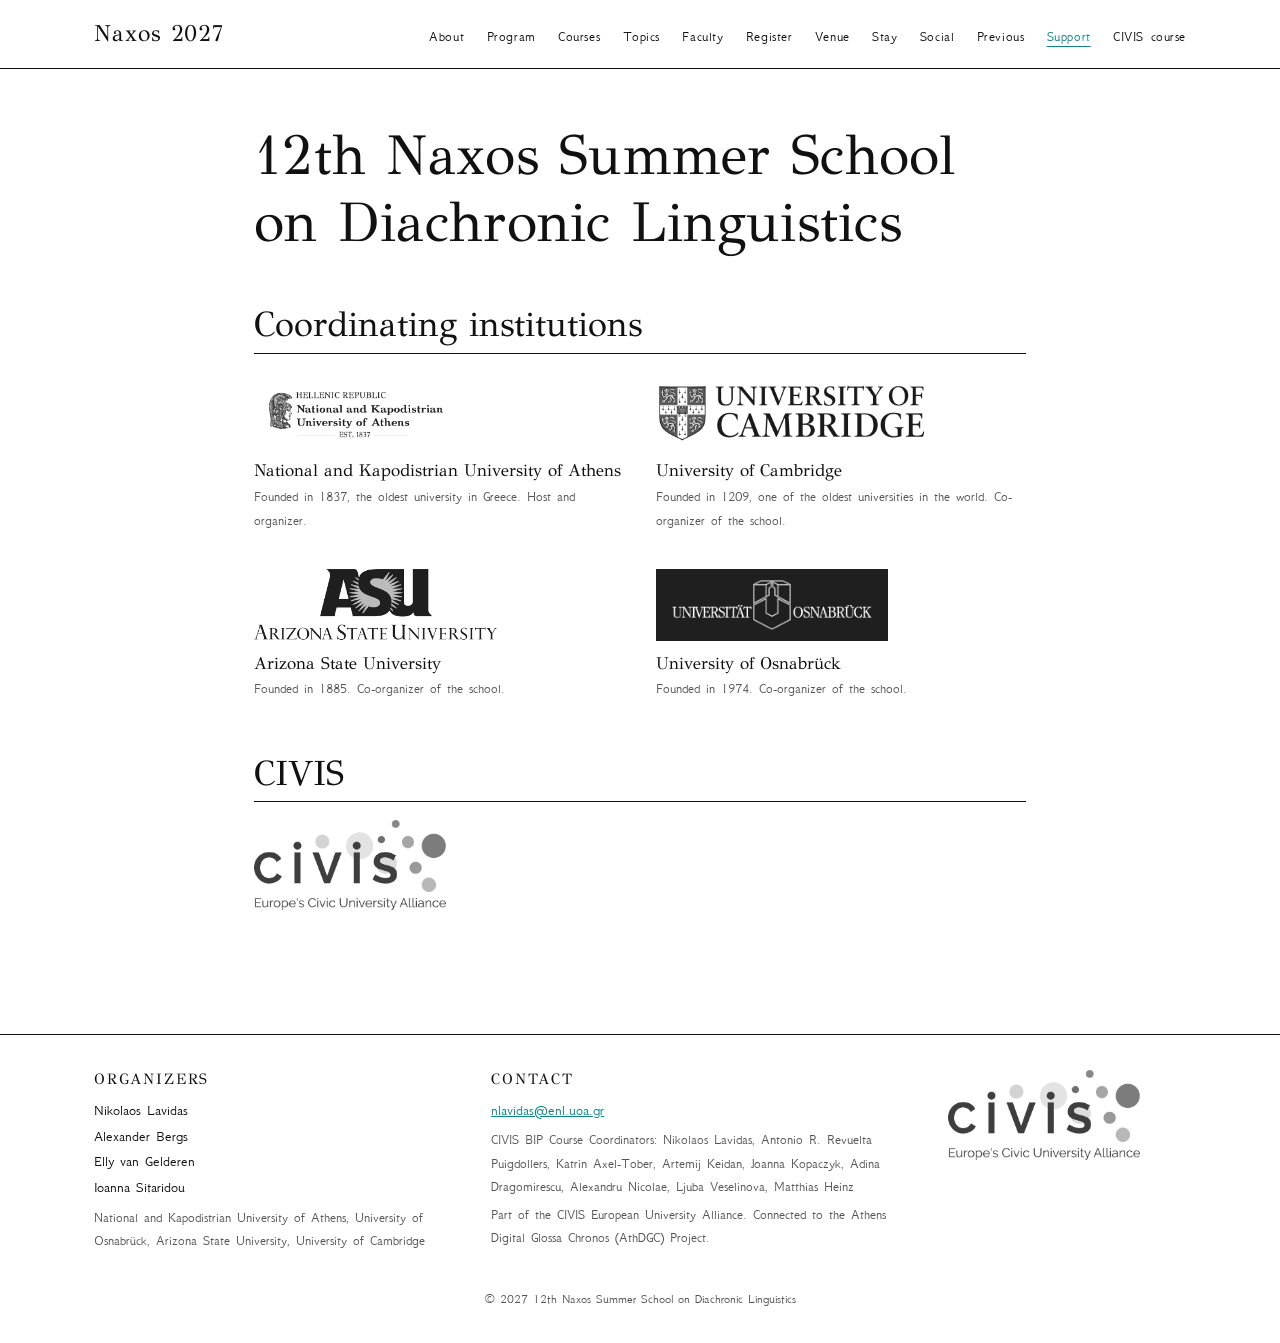
<file: support.html>
<!DOCTYPE html>
<html lang="en">
<head>
<meta charset="UTF-8">
<meta name="viewport" content="width=device-width, initial-scale=1.0">
<meta name="author" content="Lavidas">
<meta name="description" content="12th Naxos Summer School on Diachronic Linguistics, 4-9 July 2027, Naxos, Greece. Organized by the National and Kapodistrian University of Athens with the University of Cambridge, Arizona State University and the University of Osnabruck.">
<title>Supported By | Naxos Summer School 2027</title>
<link rel="icon" type="image/png" href="assets/logos/favicon.png">
<link rel="preconnect" href="https://fonts.googleapis.com">
<link rel="preconnect" href="https://fonts.gstatic.com" crossorigin>
<link rel="stylesheet" href="https://fonts.googleapis.com/css2?family=GFS+Didot&family=GFS+Neohellenic:ital,wght@0,400;0,700;1,400&display=swap">
<link rel="stylesheet" href="style.css">
</head>
<body>
<header class="top">
  <div class="bar">
    <a href="index.html" class="mark">Naxos 2027</a>
    <nav><ul>
        <li><a href="about.html">About</a></li>
        <li><a href="program.html">Program</a></li>
        <li><a href="descriptions.html">Courses</a></li>
        <li><a href="topics.html">Topics</a></li>
        <li><a href="faculty.html">Faculty</a></li>
        <li><a href="registration.html">Register</a></li>
        <li><a href="venue.html">Venue</a></li>
        <li><a href="accommodation.html">Stay</a></li>
        <li><a href="social.html">Social</a></li>
        <li><a href="previous.html">Previous</a></li>
        <li><a href="support.html" class="active">Support</a></li>
        <li><a href="https://athdgc.github.io/civis-diachronic-linguistics-2027/">CIVIS course</a></li>
    </ul></nav>
  </div>
</header>

<section class="plainpage">
<h1>12th Naxos Summer School on Diachronic Linguistics</h1>
<h2>Coordinating institutions</h2>
<div class="insts"><div class="inst"><a href="https://en.uoa.gr" target="_blank" rel="noopener"><img class="bw" src="assets/logos/university_of_athens.jpg" alt="National and Kapodistrian University of Athens logo"></a><h3>National and Kapodistrian University of Athens</h3><p>Founded in 1837, the oldest university in Greece. Host and organizer.</p></div><div class="inst"><a href="https://www.cam.ac.uk" target="_blank" rel="noopener"><img class="bw" src="assets/logos/cambridge.png" alt="University of Cambridge logo"></a><h3>University of Cambridge</h3><p>Founded in 1209, one of the oldest universities in the world. Co-organizer of the school.</p></div><div class="inst"><a href="https://www.asu.edu" target="_blank" rel="noopener"><img class="bw" src="assets/logos/asu.png" alt="Arizona State University logo"></a><h3>Arizona State University</h3><p>Founded in 1885. Co-organizer of the school.</p></div><div class="inst"><a href="https://www.uni-osnabrueck.de/en/" target="_blank" rel="noopener"><img class="bw" src="assets/logos/osnabrueck.png" alt="University of Osnabrück logo"></a><h3>University of Osnabrück</h3><p>Founded in 1974. Co-organizer of the school.</p></div></div>
<h2>CIVIS</h2>
<p class="flogos"><a href="https://civis.eu" target="_blank" rel="noopener"><img class="bw" src="assets/logos/civis-large---.png" alt="CIVIS European University Alliance logo"></a></p>
</section>

<footer>
  <div class="foot">
    <div>
      <h4>Organizers</h4>
      <p>Nikolaos Lavidas<br>Alexander Bergs<br>Elly van Gelderen<br>Ioanna Sitaridou</p>
      <p class="small">National and Kapodistrian University of Athens, University of Osnabr&uuml;ck, Arizona State University, University of Cambridge</p>
    </div>
    <div>
      <h4>Contact</h4>
      <p><a href="mailto:nlavidas@enl.uoa.gr">nlavidas@enl.uoa.gr</a></p>
      <p class="small">CIVIS BIP Course Coordinators: Nikolaos Lavidas, Antonio R. Revuelta Puigdollers, Katrin Axel-Tober, Artemij Keidan, Joanna Kopaczyk, Adina Dragomirescu, Alexandru Nicolae, Ljuba Veselinova, Matthias Heinz</p>
      <p class="small">Part of the CIVIS European University Alliance. Connected to the Athens Digital Glossa Chronos (AthDGC) Project.</p>
    </div>
    <div class="flogos">
      <a href="https://civis.eu" target="_blank" rel="noopener"><img class="bw" src="assets/logos/civis-large---.png" alt="CIVIS European University Alliance logo"></a>
    </div>
  </div>
  <p class="copy">&copy; 2027 12th Naxos Summer School on Diachronic Linguistics</p>
</footer>
</body>
</html>
</file>
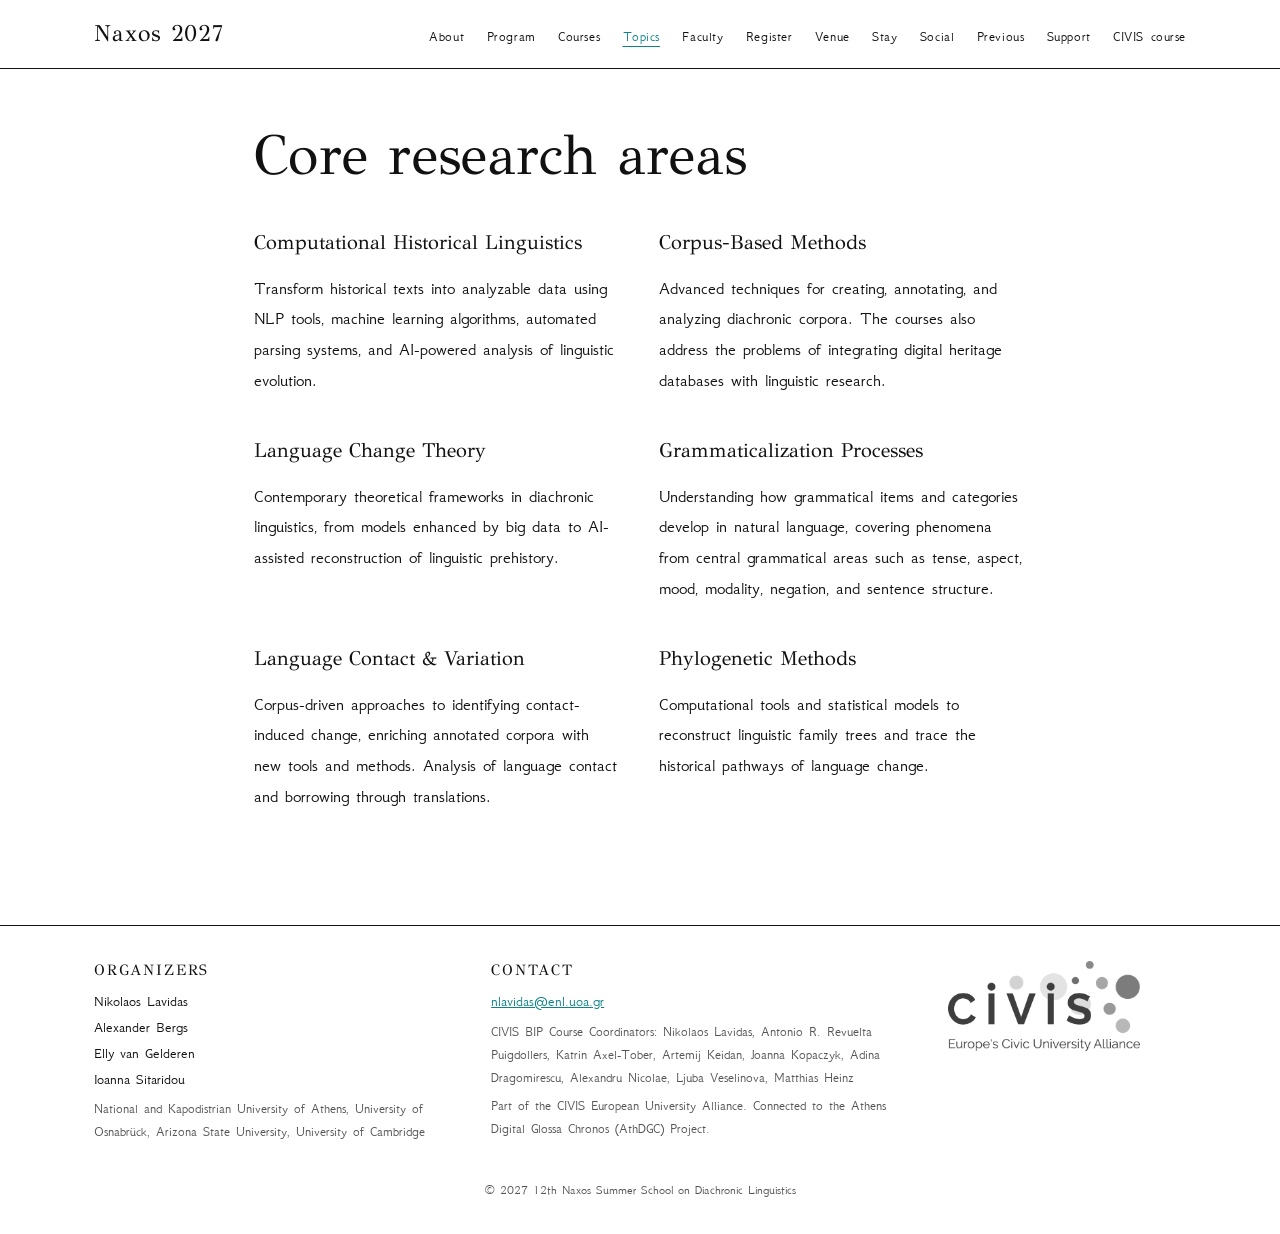
<file: topics.html>
<!DOCTYPE html>
<html lang="en">
<head>
<meta charset="UTF-8">
<meta name="viewport" content="width=device-width, initial-scale=1.0">
<meta name="author" content="Lavidas">
<meta name="description" content="12th Naxos Summer School on Diachronic Linguistics, 4-9 July 2027, Naxos, Greece. Organized by the National and Kapodistrian University of Athens with the University of Cambridge, Arizona State University and the University of Osnabruck.">
<title>Topics | Naxos Summer School 2027</title>
<link rel="icon" type="image/png" href="assets/logos/favicon.png">
<link rel="preconnect" href="https://fonts.googleapis.com">
<link rel="preconnect" href="https://fonts.gstatic.com" crossorigin>
<link rel="stylesheet" href="https://fonts.googleapis.com/css2?family=GFS+Didot&family=GFS+Neohellenic:ital,wght@0,400;0,700;1,400&display=swap">
<link rel="stylesheet" href="style.css">
</head>
<body>
<header class="top">
  <div class="bar">
    <a href="index.html" class="mark">Naxos 2027</a>
    <nav><ul>
        <li><a href="about.html">About</a></li>
        <li><a href="program.html">Program</a></li>
        <li><a href="descriptions.html">Courses</a></li>
        <li><a href="topics.html" class="active">Topics</a></li>
        <li><a href="faculty.html">Faculty</a></li>
        <li><a href="registration.html">Register</a></li>
        <li><a href="venue.html">Venue</a></li>
        <li><a href="accommodation.html">Stay</a></li>
        <li><a href="social.html">Social</a></li>
        <li><a href="previous.html">Previous</a></li>
        <li><a href="support.html">Support</a></li>
        <li><a href="https://athdgc.github.io/civis-diachronic-linguistics-2027/">CIVIS course</a></li>
    </ul></nav>
  </div>
</header>
<section class="plainpage"><h1>Core research areas</h1><div class="two"><div><h3>Computational Historical Linguistics</h3><p>Transform historical texts into analyzable data using NLP tools, machine learning algorithms, automated parsing systems, and AI-powered analysis of linguistic evolution.</p></div><div><h3>Corpus-Based Methods</h3><p>Advanced techniques for creating, annotating, and analyzing diachronic corpora. The courses also address the problems of integrating digital heritage databases with linguistic research.</p></div><div><h3>Language Change Theory</h3><p>Contemporary theoretical frameworks in diachronic linguistics, from models enhanced by big data to AI-assisted reconstruction of linguistic prehistory.</p></div><div><h3>Grammaticalization Processes</h3><p>Understanding how grammatical items and categories develop in natural language, covering phenomena from central grammatical areas such as tense, aspect, mood, modality, negation, and sentence structure.</p></div><div><h3>Language Contact &amp; Variation</h3><p>Corpus-driven approaches to identifying contact-induced change, enriching annotated corpora with new tools and methods. Analysis of language contact and borrowing through translations.</p></div><div><h3>Phylogenetic Methods</h3><p>Computational tools and statistical models to reconstruct linguistic family trees and trace the historical pathways of language change.</p></div></div></section>
<footer>
  <div class="foot">
    <div>
      <h4>Organizers</h4>
      <p>Nikolaos Lavidas<br>Alexander Bergs<br>Elly van Gelderen<br>Ioanna Sitaridou</p>
      <p class="small">National and Kapodistrian University of Athens, University of Osnabr&uuml;ck, Arizona State University, University of Cambridge</p>
    </div>
    <div>
      <h4>Contact</h4>
      <p><a href="mailto:nlavidas@enl.uoa.gr">nlavidas@enl.uoa.gr</a></p>
      <p class="small">CIVIS BIP Course Coordinators: Nikolaos Lavidas, Antonio R. Revuelta Puigdollers, Katrin Axel-Tober, Artemij Keidan, Joanna Kopaczyk, Adina Dragomirescu, Alexandru Nicolae, Ljuba Veselinova, Matthias Heinz</p>
      <p class="small">Part of the CIVIS European University Alliance. Connected to the Athens Digital Glossa Chronos (AthDGC) Project.</p>
    </div>
    <div class="flogos">
      <a href="https://civis.eu" target="_blank" rel="noopener"><img class="bw" src="assets/logos/civis-large---.png" alt="CIVIS European University Alliance logo"></a>
    </div>
  </div>
  <p class="copy">&copy; 2027 12th Naxos Summer School on Diachronic Linguistics</p>
</footer>
</body>
</html>
</file>
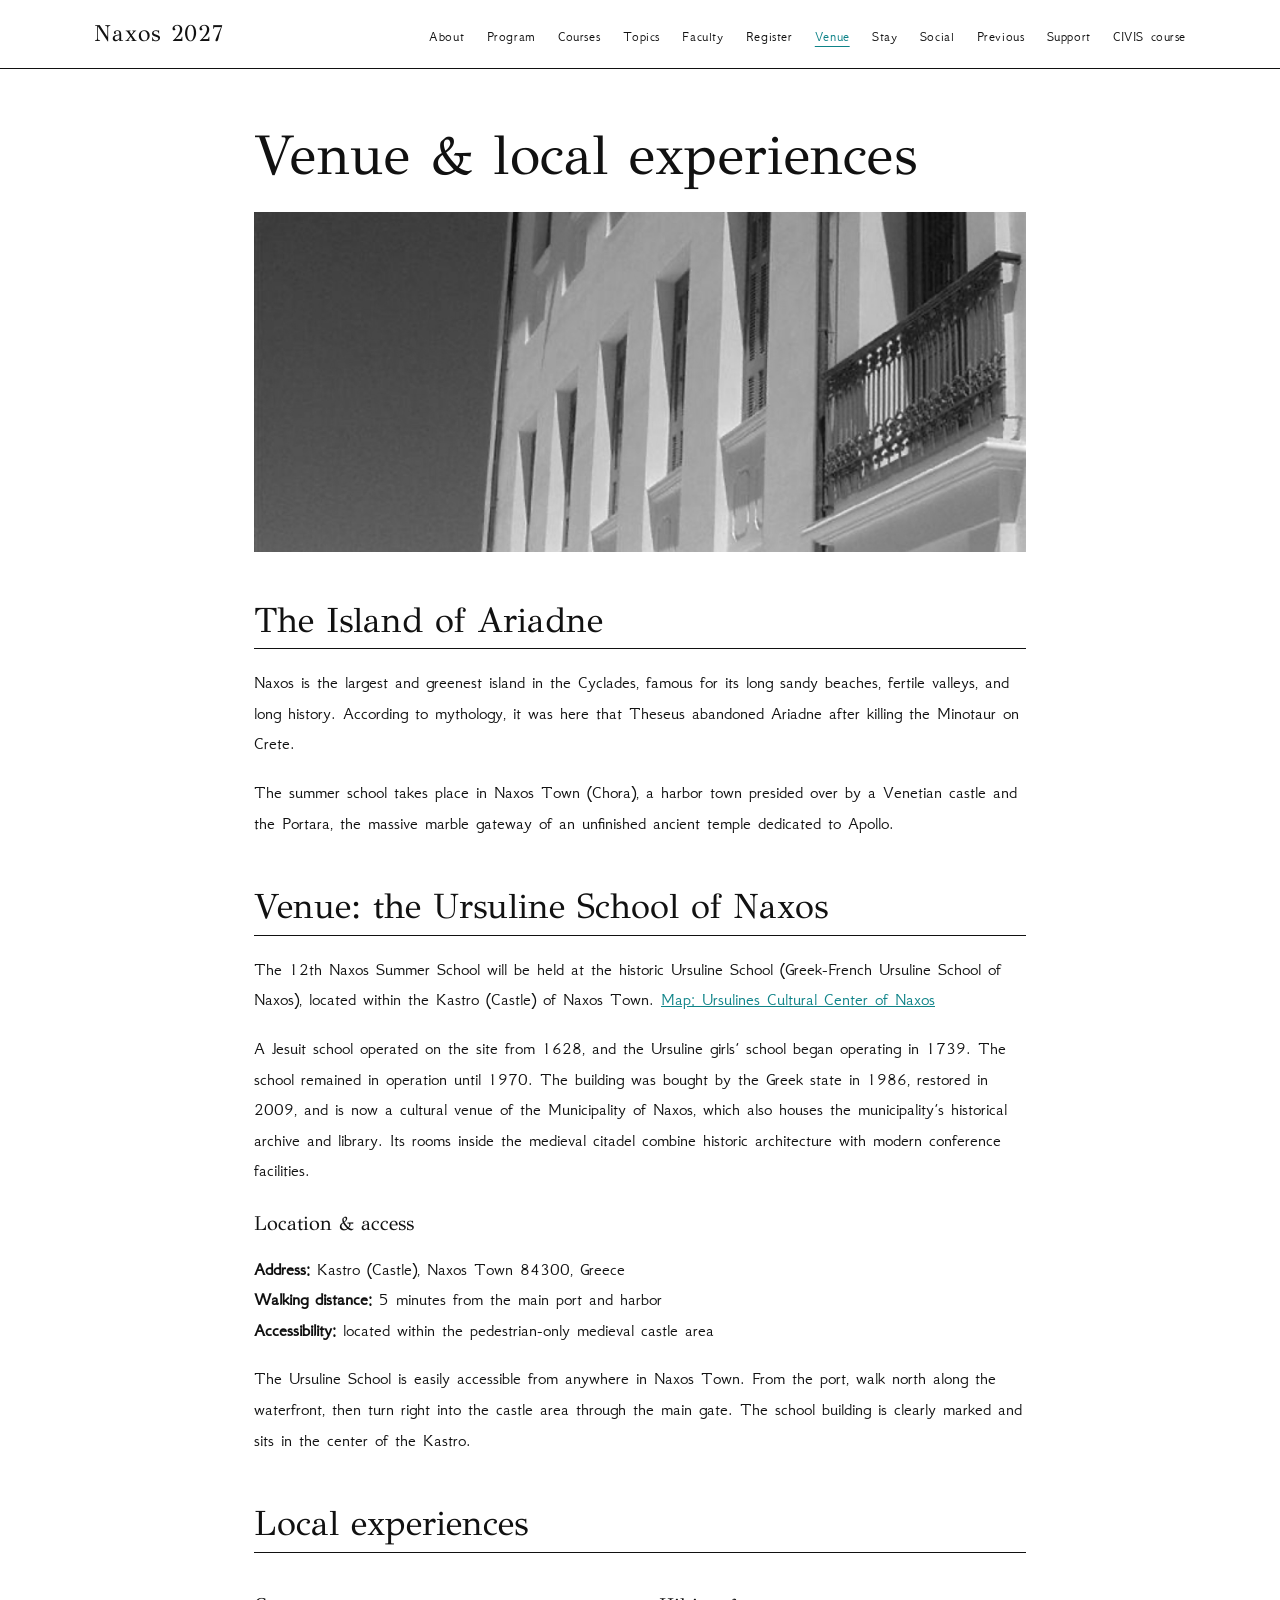
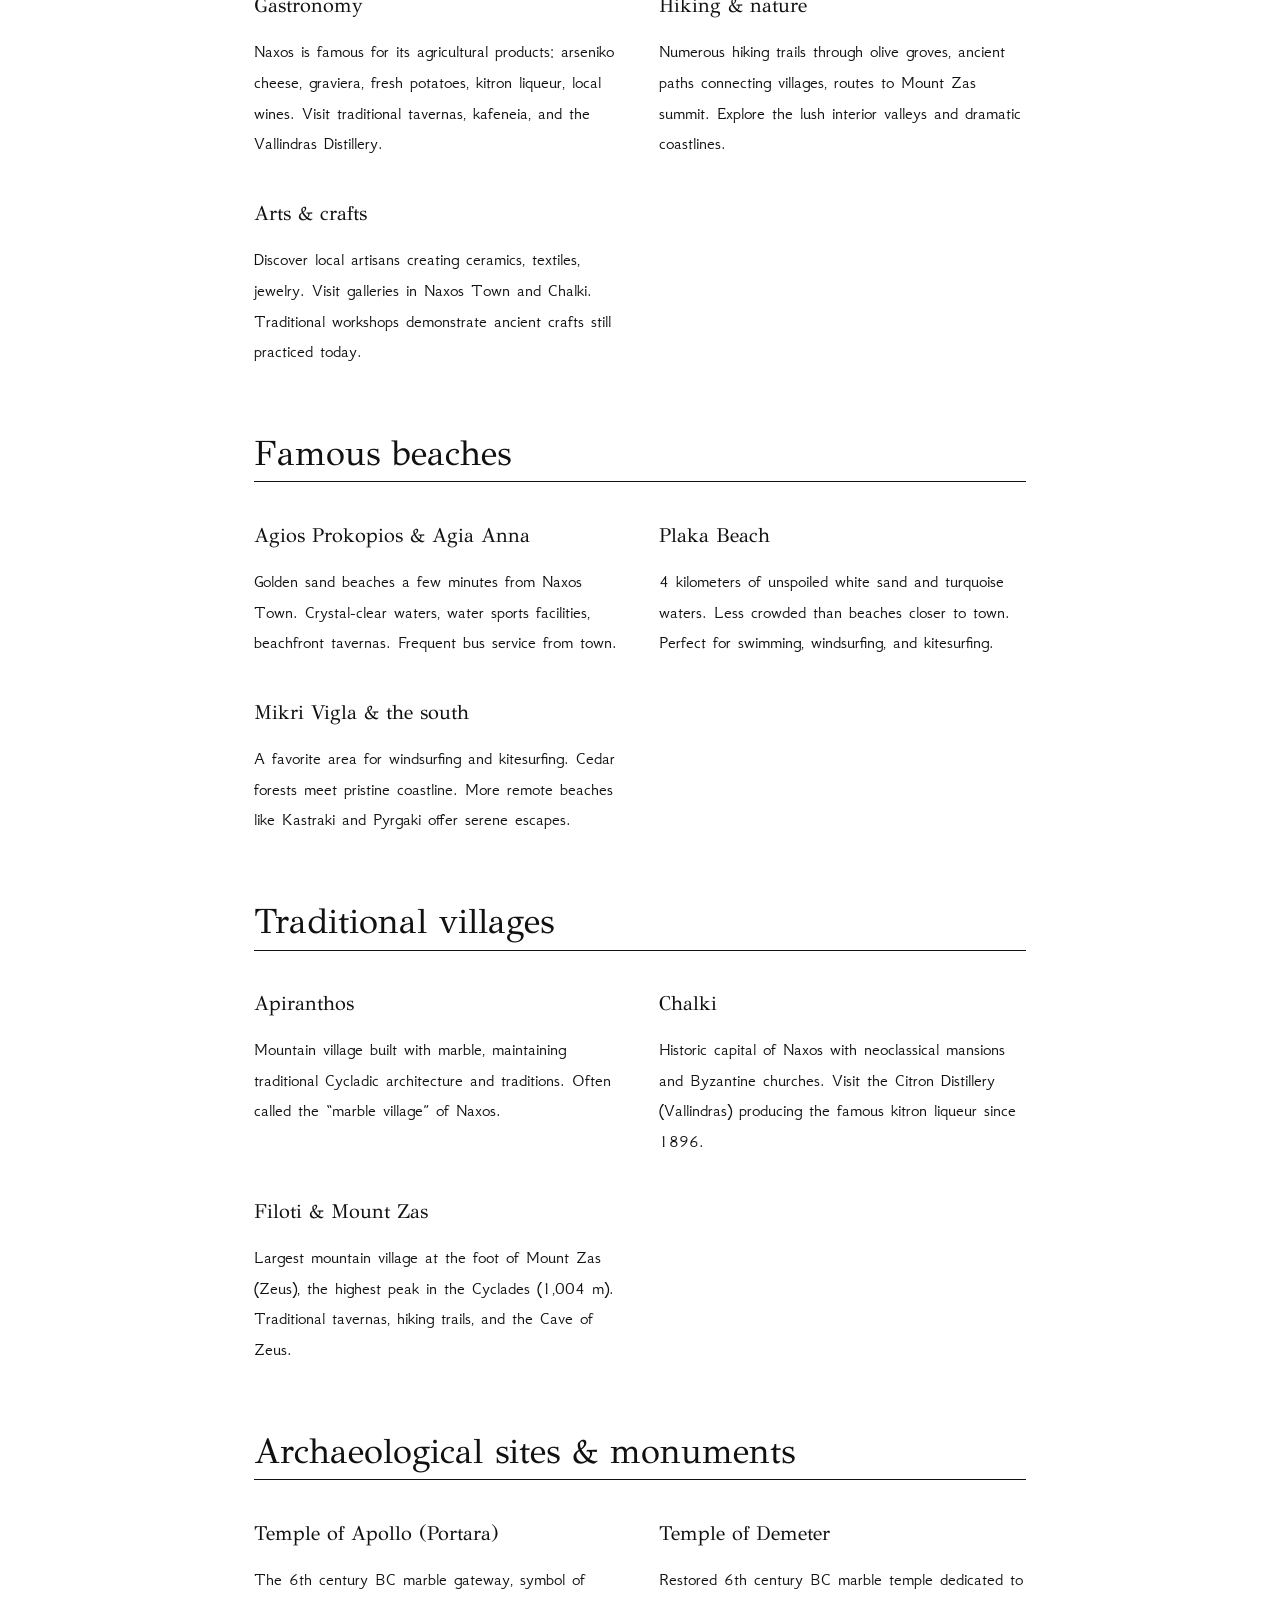
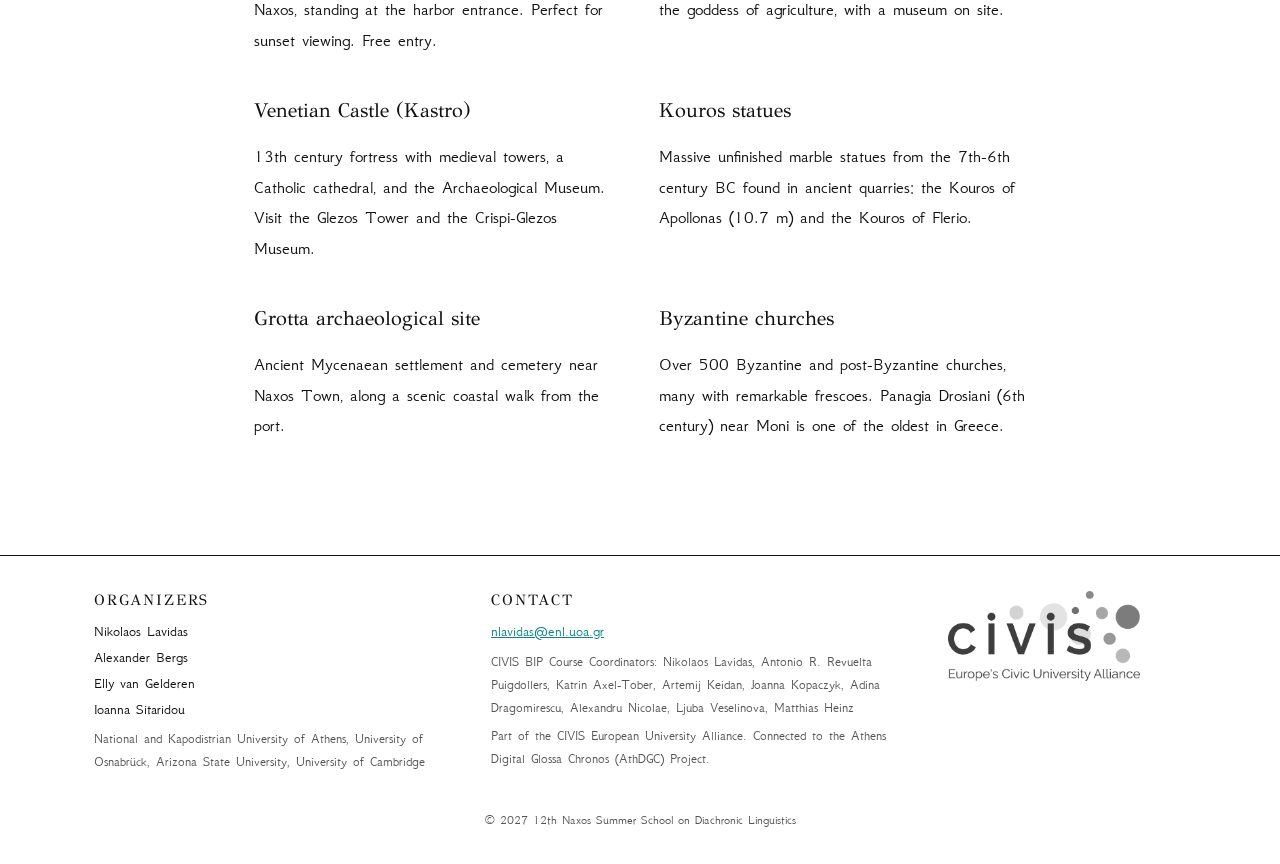
<file: venue.html>
<!DOCTYPE html>
<html lang="en">
<head>
<meta charset="UTF-8">
<meta name="viewport" content="width=device-width, initial-scale=1.0">
<meta name="author" content="Lavidas">
<meta name="description" content="12th Naxos Summer School on Diachronic Linguistics, 4-9 July 2027, Naxos, Greece. Organized by the National and Kapodistrian University of Athens with the University of Cambridge, Arizona State University and the University of Osnabruck.">
<title>Venue | Naxos Summer School 2027</title>
<link rel="icon" type="image/png" href="assets/logos/favicon.png">
<link rel="preconnect" href="https://fonts.googleapis.com">
<link rel="preconnect" href="https://fonts.gstatic.com" crossorigin>
<link rel="stylesheet" href="https://fonts.googleapis.com/css2?family=GFS+Didot&family=GFS+Neohellenic:ital,wght@0,400;0,700;1,400&display=swap">
<link rel="stylesheet" href="style.css">
</head>
<body>
<header class="top">
  <div class="bar">
    <a href="index.html" class="mark">Naxos 2027</a>
    <nav><ul>
        <li><a href="about.html">About</a></li>
        <li><a href="program.html">Program</a></li>
        <li><a href="descriptions.html">Courses</a></li>
        <li><a href="topics.html">Topics</a></li>
        <li><a href="faculty.html">Faculty</a></li>
        <li><a href="registration.html">Register</a></li>
        <li><a href="venue.html" class="active">Venue</a></li>
        <li><a href="accommodation.html">Stay</a></li>
        <li><a href="social.html">Social</a></li>
        <li><a href="previous.html">Previous</a></li>
        <li><a href="support.html">Support</a></li>
        <li><a href="https://athdgc.github.io/civis-diachronic-linguistics-2027/">CIVIS course</a></li>
    </ul></nav>
  </div>
</header>

<section class="plainpage">
<h1>Venue &amp; local experiences</h1>
<img class="bw wide" src="assets/images/%CE%A3%CF%87%CE%BF%CE%BB%CE%AE-%CE%9F%CF%85%CF%81%CF%83%CE%BF%CF%85%CE%BB%CE%B9%CE%BD%CF%8E%CE%BD.jpg" alt="The Ursuline School in the Kastro of Naxos Town">
<h2>The Island of Ariadne</h2>
<p>Naxos is the largest and greenest island in the Cyclades, famous for its long sandy beaches, fertile valleys, and long history. According to mythology, it was here that Theseus abandoned Ariadne after killing the Minotaur on Crete.</p>
<p>The summer school takes place in Naxos Town (Chora), a harbor town presided over by a Venetian castle and the Portara, the massive marble gateway of an unfinished ancient temple dedicated to Apollo.</p>
<h2>Venue: the Ursuline School of Naxos</h2>
<p>The 12th Naxos Summer School will be held at the historic Ursuline School (Greek-French Ursuline School of Naxos), located within the Kastro (Castle) of Naxos Town. <a href="https://maps.google.com/?cid=2858796672829047046&amp;g_mp=Cidnb29nbGUubWFwcy5wbGFjZXMudjEuUGxhY2VzLlNlYXJjaFRleHQ" target="_blank" rel="noopener">Map: Ursulines Cultural Center of Naxos</a></p>
<p>A Jesuit school operated on the site from 1628, and the Ursuline girls&rsquo; school began operating in 1739. The school remained in operation until 1970. The building was bought by the Greek state in 1986, restored in 2009, and is now a cultural venue of the Municipality of Naxos, which also houses the municipality&rsquo;s historical archive and library. Its rooms inside the medieval citadel combine historic architecture with modern conference facilities.</p>
<h3>Location &amp; access</h3>
<p><strong>Address:</strong> Kastro (Castle), Naxos Town 84300, Greece<br><strong>Walking distance:</strong> 5 minutes from the main port and harbor<br><strong>Accessibility:</strong> located within the pedestrian-only medieval castle area</p>
<p>The Ursuline School is easily accessible from anywhere in Naxos Town. From the port, walk north along the waterfront, then turn right into the castle area through the main gate. The school building is clearly marked and sits in the center of the Kastro.</p>
<h2>Local experiences</h2>
<div class="two">
<div><h3>Gastronomy</h3><p>Naxos is famous for its agricultural products: arseniko cheese, graviera, fresh potatoes, kitron liqueur, local wines. Visit traditional tavernas, kafeneia, and the Vallindras Distillery.</p></div>
<div><h3>Hiking &amp; nature</h3><p>Numerous hiking trails through olive groves, ancient paths connecting villages, routes to Mount Zas summit. Explore the lush interior valleys and dramatic coastlines.</p></div>
<div><h3>Arts &amp; crafts</h3><p>Discover local artisans creating ceramics, textiles, jewelry. Visit galleries in Naxos Town and Chalki. Traditional workshops demonstrate ancient crafts still practiced today.</p></div>
</div>
<h2>Famous beaches</h2>
<div class="two">
<div><h3>Agios Prokopios &amp; Agia Anna</h3><p>Golden sand beaches a few minutes from Naxos Town. Crystal-clear waters, water sports facilities, beachfront tavernas. Frequent bus service from town.</p></div>
<div><h3>Plaka Beach</h3><p>4 kilometers of unspoiled white sand and turquoise waters. Less crowded than beaches closer to town. Perfect for swimming, windsurfing, and kitesurfing.</p></div>
<div><h3>Mikri Vigla &amp; the south</h3><p>A favorite area for windsurfing and kitesurfing. Cedar forests meet pristine coastline. More remote beaches like Kastraki and Pyrgaki offer serene escapes.</p></div>
</div>
<h2>Traditional villages</h2>
<div class="two">
<div><h3>Apiranthos</h3><p>Mountain village built with marble, maintaining traditional Cycladic architecture and traditions. Often called the &ldquo;marble village&rdquo; of Naxos.</p></div>
<div><h3>Chalki</h3><p>Historic capital of Naxos with neoclassical mansions and Byzantine churches. Visit the Citron Distillery (Vallindras) producing the famous kitron liqueur since 1896.</p></div>
<div><h3>Filoti &amp; Mount Zas</h3><p>Largest mountain village at the foot of Mount Zas (Zeus), the highest peak in the Cyclades (1,004 m). Traditional tavernas, hiking trails, and the Cave of Zeus.</p></div>
</div>
<h2>Archaeological sites &amp; monuments</h2>
<div class="two">
<div><h3>Temple of Apollo (Portara)</h3><p>The 6th century BC marble gateway, symbol of Naxos, standing at the harbor entrance. Perfect for sunset viewing. Free entry.</p></div>
<div><h3>Temple of Demeter</h3><p>Restored 6th century BC marble temple dedicated to the goddess of agriculture, with a museum on site.</p></div>
<div><h3>Venetian Castle (Kastro)</h3><p>13th century fortress with medieval towers, a Catholic cathedral, and the Archaeological Museum. Visit the Glezos Tower and the Crispi-Glezos Museum.</p></div>
<div><h3>Kouros statues</h3><p>Massive unfinished marble statues from the 7th-6th century BC found in ancient quarries: the Kouros of Apollonas (10.7 m) and the Kouros of Flerio.</p></div>
<div><h3>Grotta archaeological site</h3><p>Ancient Mycenaean settlement and cemetery near Naxos Town, along a scenic coastal walk from the port.</p></div>
<div><h3>Byzantine churches</h3><p>Over 500 Byzantine and post-Byzantine churches, many with remarkable frescoes. Panagia Drosiani (6th century) near Moni is one of the oldest in Greece.</p></div>
</div>
</section>

<footer>
  <div class="foot">
    <div>
      <h4>Organizers</h4>
      <p>Nikolaos Lavidas<br>Alexander Bergs<br>Elly van Gelderen<br>Ioanna Sitaridou</p>
      <p class="small">National and Kapodistrian University of Athens, University of Osnabr&uuml;ck, Arizona State University, University of Cambridge</p>
    </div>
    <div>
      <h4>Contact</h4>
      <p><a href="mailto:nlavidas@enl.uoa.gr">nlavidas@enl.uoa.gr</a></p>
      <p class="small">CIVIS BIP Course Coordinators: Nikolaos Lavidas, Antonio R. Revuelta Puigdollers, Katrin Axel-Tober, Artemij Keidan, Joanna Kopaczyk, Adina Dragomirescu, Alexandru Nicolae, Ljuba Veselinova, Matthias Heinz</p>
      <p class="small">Part of the CIVIS European University Alliance. Connected to the Athens Digital Glossa Chronos (AthDGC) Project.</p>
    </div>
    <div class="flogos">
      <a href="https://civis.eu" target="_blank" rel="noopener"><img class="bw" src="assets/logos/civis-large---.png" alt="CIVIS European University Alliance logo"></a>
    </div>
  </div>
  <p class="copy">&copy; 2027 12th Naxos Summer School on Diachronic Linguistics</p>
</footer>
</body>
</html>
</file>
<file: style.css>
/* Naxos Summer School 2027 */
:root{--ink:#111;--soft:#555;--rule:#d4d4d4;--accent:#0E8388}
*{box-sizing:border-box}
html{-webkit-text-size-adjust:100%}
body{margin:0;background:#fff;color:var(--ink);font-family:"GFS Neohellenic","Gentium Plus",Georgia,serif;font-size:18px;line-height:1.7}
h1,h2,h3,h4{font-family:"GFS Didot","Gentium Plus",Georgia,serif;font-weight:400;color:var(--ink);line-height:1.2}
h1{font-size:clamp(2.2rem,4.6vw,3.5rem);margin:.3rem 0 1rem;letter-spacing:.005em}
h2{font-size:clamp(1.6rem,3vw,2.2rem);margin:3rem 0 1rem;padding-bottom:.4rem;border-bottom:1px solid var(--ink)}
h3{font-size:1.25rem;margin:1.6rem 0 .3rem}
h4{font-size:.95rem;letter-spacing:.12em;text-transform:uppercase;margin:0 0 .6rem}
a{color:var(--accent)}
img{max-width:100%}
.bw{filter:grayscale(1) contrast(1.06)}
.top{position:sticky;top:0;z-index:20;background:#fff;border-bottom:1px solid var(--ink)}
.bar{max-width:1140px;margin:0 auto;padding:.9rem 1.5rem;display:flex;flex-wrap:wrap;align-items:baseline;justify-content:space-between;gap:.4rem 2rem}
.mark{font-family:"GFS Didot",Georgia,serif;font-size:1.45rem;color:var(--ink);text-decoration:none;letter-spacing:.04em}
nav ul{list-style:none;margin:0;padding:0;display:flex;flex-wrap:wrap;gap:.2rem 1.4rem}
nav a{color:var(--ink);text-decoration:none;font-size:.9rem;letter-spacing:.04em}
nav a:hover,nav a.active{color:var(--accent);text-decoration:underline;text-underline-offset:5px}
.herophoto img{width:100%;height:min(62vh,560px);object-fit:cover;object-position:center 40%;display:block}
.intro{max-width:1140px;margin:0 auto;padding:3rem 1.5rem 2rem}
.intro-grid{display:grid;grid-template-columns:1fr 1.15fr;gap:3rem;align-items:center}
.intro-logo img{width:100%;height:auto;filter:grayscale(1) contrast(1.35) brightness(1.07);mix-blend-mode:multiply}
.eyebrow{font-size:.85rem;letter-spacing:.18em;text-transform:uppercase;color:var(--accent);margin:0}
.lead{font-size:1.2rem;color:var(--ink)}
.btn{display:inline-block;background:var(--ink);color:#fff;text-decoration:none;padding:.85rem 2.1rem;letter-spacing:.08em;font-size:.95rem;margin-right:1.2rem}
.btn:hover{background:var(--accent)}
.textlink{color:var(--ink);text-underline-offset:5px}
.stats{max-width:1140px;margin:1rem auto 0;padding:0 1.5rem;display:grid;grid-template-columns:repeat(4,1fr);border-top:1px solid var(--ink);border-bottom:1px solid var(--ink)}
.stats div{padding:1.6rem .5rem;text-align:center;border-left:1px solid var(--rule)}
.stats div:first-child{border-left:0}
.stats span{display:block;font-family:"GFS Didot",Georgia,serif;font-size:3rem;line-height:1}
.stats p{margin:.4rem 0 0;font-size:.9rem;letter-spacing:.06em;color:var(--soft)}
.band{max-width:1140px;margin:0 auto;padding:1rem 1.5rem 1.5rem}
.band h2{margin-top:3.2rem}
.sub{color:var(--soft);margin-top:-.4rem}
.three{display:grid;grid-template-columns:repeat(3,1fr);gap:2.4rem}
.three h3{margin-top:.6rem}
.insts{display:grid;grid-template-columns:repeat(4,1fr);gap:2rem;margin:1.4rem 0}
.inst img{height:72px;width:auto;max-width:100%;object-fit:contain;display:block;margin-bottom:.8rem}
.inst h3{font-size:1.05rem;margin:.2rem 0}
.inst p{font-size:.9rem;color:var(--soft);margin:.2rem 0}
.people{display:grid;grid-template-columns:repeat(3,1fr);gap:1.6rem 2.4rem;margin:1.4rem 0}
.person{border-top:1px solid var(--rule);padding-top:.8rem}
.person h3{margin:0 0 .2rem;font-size:1.2rem}
.aff{margin:0;font-size:.95rem}
.role{margin:.3rem 0 0;font-size:.85rem;color:var(--soft);line-height:1.5}
.split{display:grid;grid-template-columns:1fr 1fr;gap:3rem;align-items:center}
.split img{width:100%;height:380px;object-fit:cover;display:block}
.plain{padding-left:1.1rem}
.plain li{margin:.3rem 0}
.fees{border-collapse:collapse;width:100%;margin:1rem 0;font-size:1rem}
.fees th{text-align:left;font-weight:400;font-family:"GFS Didot",Georgia,serif;border-bottom:1px solid var(--ink);padding:.5rem .8rem .5rem 0}
.fees td{border-bottom:1px solid var(--rule);padding:.7rem .8rem .7rem 0;vertical-align:top}
.ects-note{text-align:center;font-size:.8rem;color:var(--soft);font-style:italic;margin:2.5rem 1rem}
.plainpage{max-width:820px;margin:0 auto;padding:3rem 1.5rem 3rem}
.plainpage .insts{grid-template-columns:repeat(2,1fr)}
.two{display:grid;grid-template-columns:repeat(2,1fr);gap:0 2.4rem}
.wide{width:100%;height:340px;object-fit:cover;display:block;margin:1.4rem 0}
.course{border-top:1px solid var(--rule);padding:1rem 0}
.small{font-size:.85rem;color:var(--soft)}
footer{border-top:1px solid var(--ink);margin-top:3rem}
.foot{max-width:1140px;margin:0 auto;padding:2.2rem 1.5rem 1rem;display:grid;grid-template-columns:1.2fr 1.4fr .8fr;gap:2.5rem;font-size:.95rem}
.foot p{margin:.3rem 0}
.flogos img{height:90px;width:auto}
.copy{text-align:center;font-size:.8rem;color:var(--soft);margin:0;padding:1rem 1rem 2rem}
@media (max-width:860px){.intro-grid,.split,.three,.two,.foot{grid-template-columns:1fr}.insts,.people{grid-template-columns:repeat(2,1fr)}.stats{grid-template-columns:repeat(2,1fr)}.stats div:nth-child(3){border-left:0}.split img{height:260px}}
@media (max-width:520px){body{font-size:17px}.insts,.people,.plainpage .insts{grid-template-columns:1fr}}

.updates{list-style:none;padding:0;margin:1rem 0}
.updates li{border-top:1px solid var(--rule,#ccc);padding:.8rem 0}
.island-hero{margin:1.4rem 0 0}
.island-hero img{width:100%;height:min(64vh,600px);object-fit:cover;display:block}
.island-row{display:grid;grid-template-columns:repeat(3,1fr);gap:1.2rem;margin-top:1.2rem}
.island-row figure{margin:0}
.island-row img{width:100%;height:240px;object-fit:cover;display:block}
#island figcaption{font-size:.8rem;color:#555;margin-top:.35rem}
@media (max-width:860px){.island-row{grid-template-columns:1fr}.island-row img{height:220px}}
</file>
